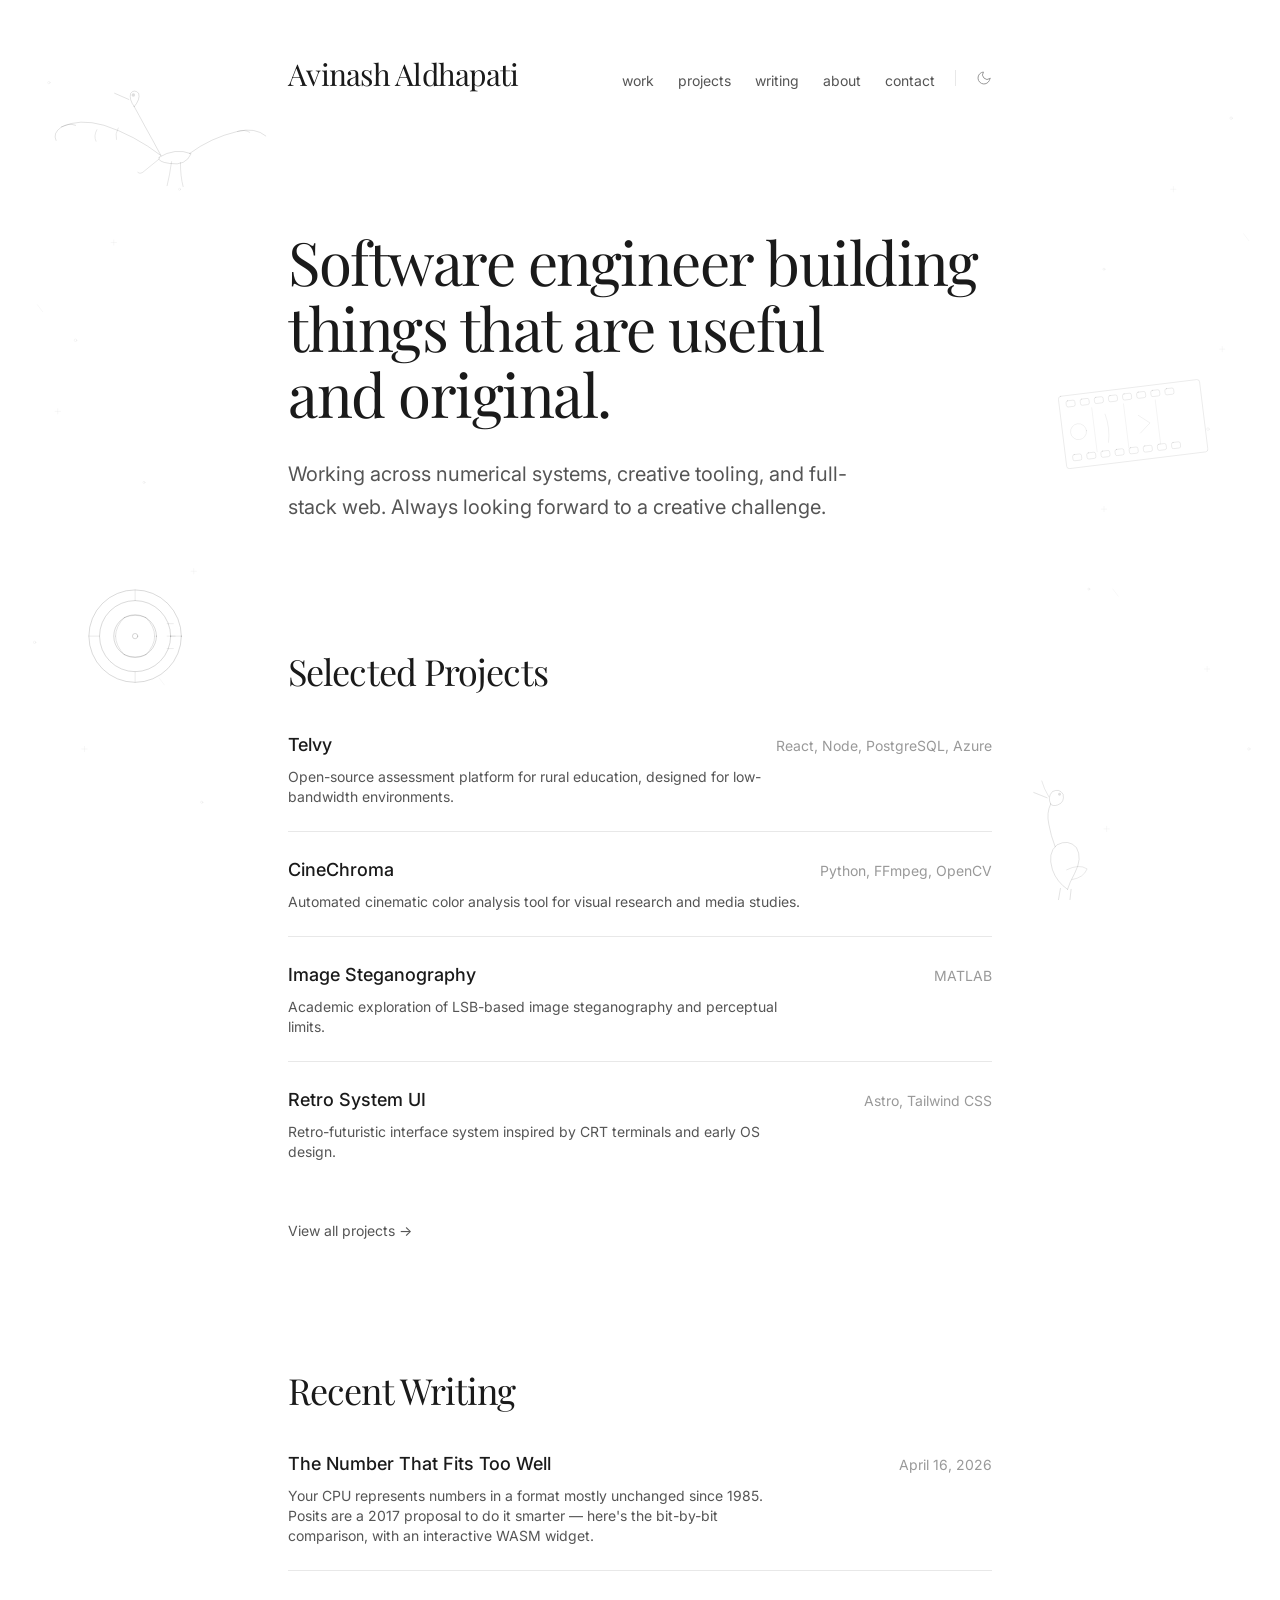
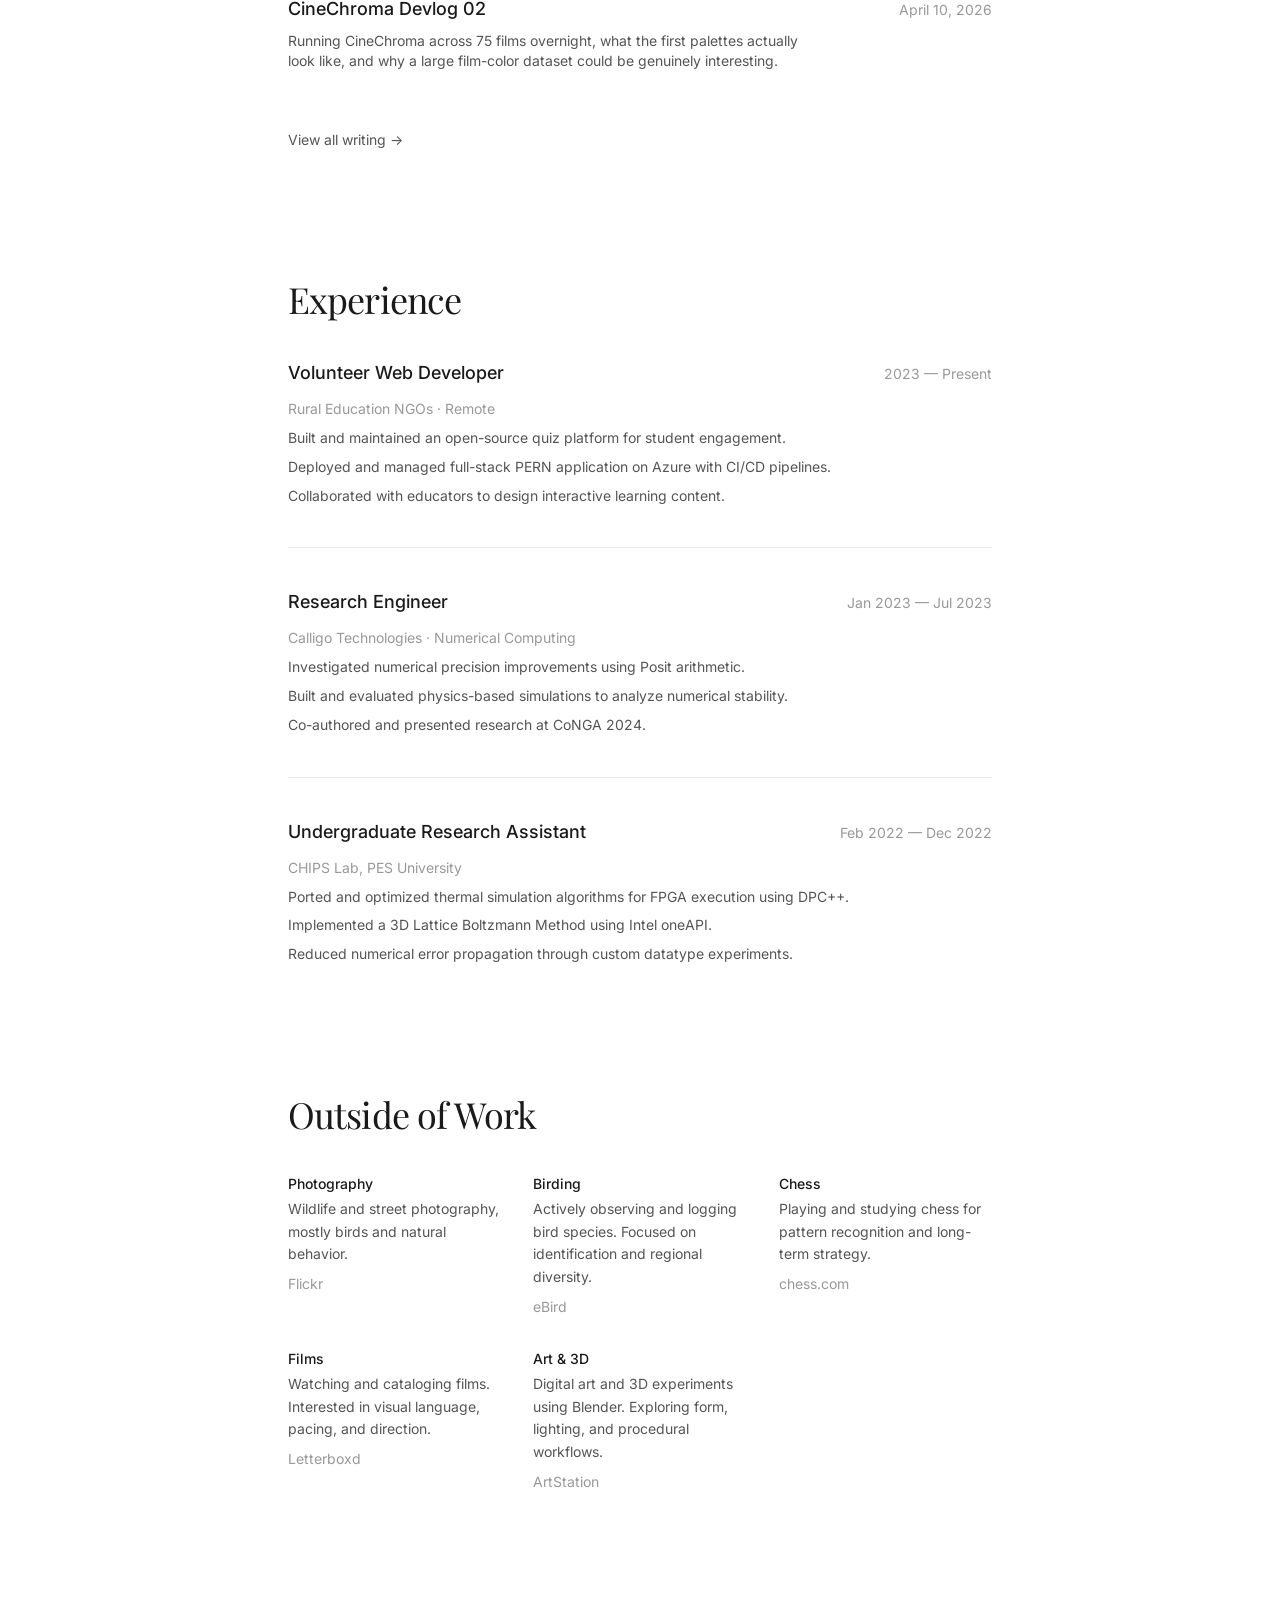
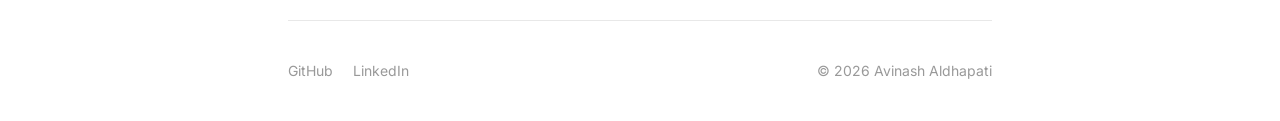
<file: index.html>
<!DOCTYPE html><html lang="en" class="scroll-smooth"> <head><meta charset="utf-8"><meta name="viewport" content="width=device-width, initial-scale=1"><link rel="icon" type="image/svg+xml" href="/favicon.svg"><!-- Fonts — Inter (body) + Playfair Display (headings) --><link rel="preconnect" href="https://fonts.googleapis.com"><link rel="preconnect" href="https://fonts.gstatic.com" crossorigin><link href="https://fonts.googleapis.com/css2?family=Inter:wght@300;400;500;600&family=Playfair+Display:ital,wght@0,400;0,500;0,600;0,700;1,400&display=swap" rel="stylesheet"><!-- Dark mode: apply .dark before first paint to prevent flash --><script>
      const theme = localStorage.getItem('theme');
      if (theme === 'dark' || (!theme && window.matchMedia('(prefers-color-scheme: dark)').matches)) {
        document.documentElement.classList.add('dark');
      }
    </script><title>Avinash Aldhapati — Software Engineer</title><meta name="description" content="Portfolio of Avinash Aldhapati — software engineer working across numerical systems, creative tooling, and full-stack web."><meta name="author" content="Avinash Aldhapati"><!-- Open Graph --><meta property="og:title" content="Avinash Aldhapati — Software Engineer"><meta property="og:description" content="Portfolio of Avinash Aldhapati — software engineer working across numerical systems, creative tooling, and full-stack web."><meta property="og:type" content="website"><meta property="og:url" content="https://avinashaldhapati.com/"><meta property="og:image" content="https://avinashaldhapati.com/og-image.svg"><meta property="og:image:alt" content="Avinash Aldhapati — Software Engineer"><meta property="og:site_name" content="Avinash Aldhapati"><!-- Twitter / X card --><meta name="twitter:card" content="summary_large_image"><meta name="twitter:title" content="Avinash Aldhapati — Software Engineer"><meta name="twitter:description" content="Portfolio of Avinash Aldhapati — software engineer working across numerical systems, creative tooling, and full-stack web."><meta name="twitter:image" content="https://avinashaldhapati.com/og-image.svg"><!-- Google Analytics --><script async src="https://www.googletagmanager.com/gtag/js?id=G-MCC0FWPRBG"></script><script>
      window.dataLayer = window.dataLayer || [];
      function gtag(){dataLayer.push(arguments);}
      gtag('js', new Date());
      gtag('config', 'G-MCC0FWPRBG');
    </script><style>:root{--ph-far: rgba(0,0,0,.05);--ph-mid-primary: rgba(0,0,0,.13);--ph-mid-secondary: rgba(0,0,0,.09);--ph-near-primary: rgba(0,0,0,.17);--ph-near-secondary: rgba(0,0,0,.12);--ph-near-circuit: rgba(0,0,0,.08)}html.dark{--ph-far: rgba(255,255,255,.09);--ph-mid-primary: rgba(255,255,255,.3);--ph-mid-secondary: rgba(255,255,255,.22);--ph-near-primary: rgba(255,255,255,.4);--ph-near-secondary: rgba(255,255,255,.3);--ph-near-circuit: rgba(255,255,255,.17)}#ph-bg{position:fixed;inset:0;pointer-events:none;z-index:0}.ph-layer{position:absolute;inset:0;width:100%;height:100%;display:block}@media(max-width:900px){#ph-bg{display:none}}
</style>
<link rel="stylesheet" href="/_astro/aboutme.B2PUlvni.css"></head> <body class="min-h-screen flex flex-col"> <!--
      The entire page lives inside a centered column.
      max-w-3xl (~48rem / 768px) keeps line lengths readable.
      Wider sections (like project grids) can break out with their own wrappers.
    --> <div class="mx-auto w-full max-w-3xl px-6 md:px-8 flex flex-col min-h-screen"> <header class="pt-10 pb-8 md:pt-14 md:pb-10"> <nav class="flex flex-col sm:flex-row justify-between items-start sm:items-baseline gap-4"> <!-- Site name — links to home --> <a href="/" class="font-serif text-2xl md:text-3xl tracking-tight text-text hover:opacity-70 transition-opacity">
Avinash Aldhapati
</a> <!-- Right side: nav links + separated toggle --> <div class="flex items-baseline gap-5"> <!-- Navigation links --> <ul class="flex items-baseline gap-6 text-sm text-text-secondary"> <li> <a href="/work" class="link-underline transition-colors hover:text-text">
work
</a> </li> <li> <a href="/projects" class="link-underline transition-colors hover:text-text">
projects
</a> </li> <li> <a href="/blogs" class="link-underline transition-colors hover:text-text">
writing
</a> </li> <li> <a href="/aboutme" class="link-underline transition-colors hover:text-text">
about
</a> </li> <li> <a href="/contact" class="link-underline transition-colors hover:text-text">
contact
</a> </li> </ul> <!-- Vertical separator + dark mode toggle --> <span class="hidden sm:block w-px h-4 bg-border"></span> <button id="theme-toggle" class="text-text-tertiary hover:text-text transition-colors cursor-pointer leading-none" aria-label="Toggle dark mode"> <svg id="theme-icon-sun" class="hidden w-4 h-4" viewBox="0 0 24 24" fill="none" stroke="currentColor" stroke-width="1.5" stroke-linecap="round" stroke-linejoin="round"> <circle cx="12" cy="12" r="5"></circle> <line x1="12" y1="1" x2="12" y2="3"></line> <line x1="12" y1="21" x2="12" y2="23"></line> <line x1="4.22" y1="4.22" x2="5.64" y2="5.64"></line> <line x1="18.36" y1="18.36" x2="19.78" y2="19.78"></line> <line x1="1" y1="12" x2="3" y2="12"></line> <line x1="21" y1="12" x2="23" y2="12"></line> <line x1="4.22" y1="19.78" x2="5.64" y2="18.36"></line> <line x1="18.36" y1="5.64" x2="19.78" y2="4.22"></line> </svg> <svg id="theme-icon-moon" class="hidden w-4 h-4" viewBox="0 0 24 24" fill="none" stroke="currentColor" stroke-width="1.5" stroke-linecap="round" stroke-linejoin="round"> <path d="M21 12.79A9 9 0 1 1 11.21 3 7 7 0 0 0 21 12.79z"></path> </svg> </button> </div> </nav> </header> <!-- Dark mode toggle script --> <script type="module">function o(){const e=document.documentElement.classList.contains("dark"),t=document.getElementById("theme-icon-sun"),n=document.getElementById("theme-icon-moon");t&&n&&(t.classList.toggle("hidden",!e),n.classList.toggle("hidden",e))}o();document.getElementById("theme-toggle")?.addEventListener("click",()=>{const e=document.documentElement.classList.toggle("dark");localStorage.setItem("theme",e?"dark":"light"),o()});</script> <main class="flex-grow py-16 md:py-24">  <div id="ph-bg" aria-hidden="true"> <!-- far: ambient dots/marks scattered across full page height --> <svg id="ph-svg-far" class="ph-layer" viewBox="0 0 1440 900" preserveAspectRatio="none"> <g stroke="var(--ph-far)" fill="none" stroke-linecap="round"> <!-- LEFT margin – spread y 0 → 3600 --> <circle cx="58" cy="90" r="1.4"></circle> <circle cx="205" cy="210" r="1.2"></circle> <circle cx="88" cy="380" r="1.5"></circle> <circle cx="165" cy="540" r="1.2"></circle> <circle cx="42" cy="720" r="1.4"></circle> <circle cx="230" cy="900" r="1.3"></circle> <circle cx="72" cy="1100" r="1.2"></circle> <circle cx="192" cy="1280" r="1.5"></circle> <circle cx="52" cy="1460" r="1.2"></circle> <circle cx="152" cy="1640" r="1.3"></circle> <circle cx="88" cy="1820" r="1.4"></circle> <circle cx="220" cy="2000" r="1.2"></circle> <circle cx="60" cy="2200" r="1.5"></circle> <circle cx="172" cy="2380" r="1.2"></circle> <circle cx="44" cy="2560" r="1.4"></circle> <circle cx="208" cy="2740" r="1.3"></circle> <circle cx="78" cy="2920" r="1.2"></circle> <circle cx="155" cy="3100" r="1.5"></circle> <circle cx="50" cy="3280" r="1.2"></circle> <circle cx="195" cy="3450" r="1.3"></circle> <path d="M128 270  h6 M131 267  v6" stroke-width="0.85"></path> <path d="M65  460  h6 M68  457  v6" stroke-width="0.85"></path> <path d="M218 640  h6 M221 637  v6" stroke-width="0.85"></path> <path d="M95  840  h6 M98  837  v6" stroke-width="0.85"></path> <path d="M178 1020 h6 M181 1017 v6" stroke-width="0.85"></path> <path d="M55  1200 h6 M58  1197 v6" stroke-width="0.85"></path> <path d="M215 1420 h6 M218 1417 v6" stroke-width="0.85"></path> <path d="M82  1620 h6 M85  1617 v6" stroke-width="0.85"></path> <path d="M168 1800 h6 M171 1797 v6" stroke-width="0.85"></path> <path d="M48  2020 h6 M51  2017 v6" stroke-width="0.85"></path> <path d="M205 2220 h6 M208 2217 v6" stroke-width="0.85"></path> <path d="M72  2420 h6 M75  2417 v6" stroke-width="0.85"></path> <path d="M188 2620 h6 M191 2617 v6" stroke-width="0.85"></path> <path d="M58  2820 h6 M61  2817 v6" stroke-width="0.85"></path> <path d="M165 3020 h6 M168 3017 v6" stroke-width="0.85"></path> <path d="M92  3220 h6 M95  3217 v6" stroke-width="0.85"></path> <path d="M208 3420 h6 M211 3417 v6" stroke-width="0.85"></path> <path d="M45  340  l6 8" stroke-width="0.75"></path> <path d="M182 760  l6 8" stroke-width="0.75"></path> <path d="M68  1160 l6 8" stroke-width="0.75"></path> <path d="M210 1540 l6 8" stroke-width="0.75"></path> <path d="M55  1940 l6 8" stroke-width="0.75"></path> <path d="M175 2340 l6 8" stroke-width="0.75"></path> <path d="M62  2740 l6 8" stroke-width="0.75"></path> <path d="M190 3140 l6 8" stroke-width="0.75"></path> <!-- RIGHT margin – spread y 0 → 3600, offset so not mirroring left --> <circle cx="1388" cy="130" r="1.4"></circle> <circle cx="1245" cy="300" r="1.2"></circle> <circle cx="1362" cy="480" r="1.5"></circle> <circle cx="1228" cy="660" r="1.2"></circle> <circle cx="1408" cy="840" r="1.4"></circle> <circle cx="1258" cy="1020" r="1.3"></circle> <circle cx="1378" cy="1200" r="1.2"></circle> <circle cx="1232" cy="1380" r="1.5"></circle> <circle cx="1395" cy="1560" r="1.2"></circle> <circle cx="1305" cy="1740" r="1.3"></circle> <circle cx="1372" cy="1920" r="1.4"></circle> <circle cx="1248" cy="2100" r="1.2"></circle> <circle cx="1400" cy="2280" r="1.5"></circle> <circle cx="1268" cy="2460" r="1.2"></circle> <circle cx="1355" cy="2640" r="1.4"></circle> <circle cx="1238" cy="2820" r="1.3"></circle> <circle cx="1385" cy="3000" r="1.2"></circle> <circle cx="1295" cy="3180" r="1.5"></circle> <circle cx="1410" cy="3360" r="1.2"></circle> <circle cx="1252" cy="3510" r="1.3"></circle> <path d="M1320 210  h6 M1323 207  v6" stroke-width="0.85"></path> <path d="M1375 390  h6 M1378 387  v6" stroke-width="0.85"></path> <path d="M1242 570  h6 M1245 567  v6" stroke-width="0.85"></path> <path d="M1358 750  h6 M1361 747  v6" stroke-width="0.85"></path> <path d="M1245 930  h6 M1248 927  v6" stroke-width="0.85"></path> <path d="M1398 1110 h6 M1401 1107 v6" stroke-width="0.85"></path> <path d="M1262 1290 h6 M1265 1287 v6" stroke-width="0.85"></path> <path d="M1338 1470 h6 M1341 1467 v6" stroke-width="0.85"></path> <path d="M1252 1660 h6 M1255 1657 v6" stroke-width="0.85"></path> <path d="M1392 1860 h6 M1395 1857 v6" stroke-width="0.85"></path> <path d="M1268 2060 h6 M1271 2057 v6" stroke-width="0.85"></path> <path d="M1348 2260 h6 M1351 2257 v6" stroke-width="0.85"></path> <path d="M1235 2460 h6 M1238 2457 v6" stroke-width="0.85"></path> <path d="M1382 2660 h6 M1385 2657 v6" stroke-width="0.85"></path> <path d="M1258 2860 h6 M1261 2857 v6" stroke-width="0.85"></path> <path d="M1318 3060 h6 M1321 3057 v6" stroke-width="0.85"></path> <path d="M1398 3260 h6 M1401 3257 v6" stroke-width="0.85"></path> <path d="M1402 260  l6 8" stroke-width="0.75"></path> <path d="M1255 660  l6 8" stroke-width="0.75"></path> <path d="M1388 1060 l6 8" stroke-width="0.75"></path> <path d="M1242 1460 l6 8" stroke-width="0.75"></path> <path d="M1368 1860 l6 8" stroke-width="0.75"></path> <path d="M1248 2260 l6 8" stroke-width="0.75"></path> <path d="M1395 2660 l6 8" stroke-width="0.75"></path> <path d="M1265 3060 l6 8" stroke-width="0.75"></path> </g> </svg> <!-- mid: herons, film strip --> <svg id="ph-svg-mid" class="ph-layer" viewBox="0 0 1440 900" preserveAspectRatio="none"> <g fill="none" stroke-linecap="round" stroke-linejoin="round"> <!--
          1. Heron in flight — top-left (Hero section)
             Wingspan x≈72-308, y≈91-208
        --> <g stroke="var(--ph-mid-primary)" stroke-width="1.05" transform="translate(-230, 40)"> <path d="M418,128 Q436,117 454,124 Q448,138 430,135 Q415,133 418,128"></path> <path d="M420,126 Q390,103 356,92  Q328,84  308,94  Q298,101 302,109"></path> <path d="M308,94  Q316,89  324,92"></path> <path d="M348,97  Q344,104 347,110" stroke-width="0.8"></path> <path d="M372,95  Q368,102 370,108" stroke-width="0.8"></path> <path d="M452,124 Q476,106 506,99  Q526,94  538,104"></path> <path d="M506,99  Q514,96  520,100" stroke-width="0.9"></path> <path d="M420,126 Q411,109 402,93  Q395,80  390,71"></path> <path d="M390,71  Q384,63  386,56  Q390,51  395,56  Q397,63  390,71"></path> <path d="M384,63  L368,56"></path> <circle cx="389" cy="58" r="2" fill="var(--ph-mid-primary)" stroke="none"></circle> <path d="M432,133 Q430,148 427,160" stroke-width="0.9"></path> <path d="M442,134 Q442,150 445,161" stroke-width="0.9"></path> <path d="M418,130 Q408,138 402,143 Q397,148 394,145" stroke-width="0.9"></path> </g> <!--
          2. Film strip — top-right (Hero / Projects section boundary)
             Centred around y≈420
        --> <g stroke="var(--ph-mid-secondary)" stroke-width="0.95" transform="rotate(-7, 1300, 420) translate(-50, 330)"> <rect x="1248" y="95" width="160" height="82" rx="3"></rect> <rect x="1256" y="101" width="10" height="7" rx="2"></rect> <rect x="1272" y="101" width="10" height="7" rx="2"></rect> <rect x="1288" y="101" width="10" height="7" rx="2"></rect> <rect x="1304" y="101" width="10" height="7" rx="2"></rect> <rect x="1320" y="101" width="10" height="7" rx="2"></rect> <rect x="1336" y="101" width="10" height="7" rx="2"></rect> <rect x="1352" y="101" width="10" height="7" rx="2"></rect> <rect x="1368" y="101" width="10" height="7" rx="2"></rect> <rect x="1256" y="162" width="10" height="7" rx="2"></rect> <rect x="1272" y="162" width="10" height="7" rx="2"></rect> <rect x="1288" y="162" width="10" height="7" rx="2"></rect> <rect x="1304" y="162" width="10" height="7" rx="2"></rect> <rect x="1320" y="162" width="10" height="7" rx="2"></rect> <rect x="1336" y="162" width="10" height="7" rx="2"></rect> <rect x="1352" y="162" width="10" height="7" rx="2"></rect> <rect x="1368" y="162" width="10" height="7" rx="2"></rect> <line x1="1284" y1="112" x2="1284" y2="162" stroke-width="0.6"></line> <line x1="1320" y1="112" x2="1320" y2="162" stroke-width="0.6"></line> <line x1="1356" y1="112" x2="1356" y2="162" stroke-width="0.6"></line> <circle cx="1266" cy="137" r="9" stroke-width="0.7"></circle> <path d="M1298,121 Q1302,137 1298,153" stroke-width="0.7"></path> <path d="M1335,127 L1347,137 L1335,147" stroke-width="0.7"></path> </g> <!--
          3. Perched heron on branch — right side, Projects section (~y 1000)
        --> <g stroke="var(--ph-mid-primary)" stroke-width="1.0" transform="translate(-100, 570)"> <path d="M1262,450 Q1318,444 1418,436"></path> <path d="M1310,422 Q1298,414 1293,400 Q1287,381 1298,372 Q1311,365 1320,375 Q1327,387 1318,404 Q1312,415 1310,422"></path> <path d="M1296,374 Q1291,361 1289,349 Q1286,336 1291,326"></path> <path d="M1291,326 Q1287,318 1293,312 Q1301,308 1305,315 Q1307,324 1299,327 Q1293,329 1291,326"></path> <path d="M1287,319 L1272,313"></path> <circle cx="1301" cy="315" r="1.6" fill="var(--ph-mid-primary)" stroke="none"></circle> <path d="M1289,318 Q1283,308 1281,300" stroke-width="0.8"></path> <path d="M1309,400 Q1323,393 1332,399 Q1328,409 1315,411" stroke-width="0.8"></path> <path d="M1302,421 L1297,450 M1297,450 L1288,456 M1297,450 L1300,457"></path> <path d="M1314,422 L1311,449 M1311,449 L1303,455 M1311,449 L1316,455"></path> </g> <!--
          4. Second heron in flight — left side, Experience section (~y 2200)
             Mirrored by flipping scaleX
        --> <g stroke="var(--ph-mid-primary)" stroke-width="1.0" transform="translate(760, 2200) scale(-1,1)"> <path d="M418,128 Q436,117 454,124 Q448,138 430,135 Q415,133 418,128"></path> <path d="M420,126 Q390,103 356,92  Q328,84  308,94  Q298,101 302,109"></path> <path d="M308,94  Q316,89  324,92"></path> <path d="M348,97  Q344,104 347,110" stroke-width="0.8"></path> <path d="M452,124 Q476,106 506,99  Q526,94  538,104"></path> <path d="M420,126 Q411,109 402,93  Q395,80  390,71"></path> <path d="M390,71  Q384,63  386,56  Q390,51  395,56  Q397,63  390,71"></path> <path d="M384,63  L368,56"></path> <circle cx="389" cy="58" r="2" fill="var(--ph-mid-primary)" stroke="none"></circle> <path d="M432,133 Q430,148 427,160" stroke-width="0.9"></path> <path d="M442,134 Q442,150 445,161" stroke-width="0.9"></path> </g> </g> </svg> <!-- near: lens, feather, book, pcb, waveform, binoculars, chess knight --> <svg id="ph-svg-near" class="ph-layer" viewBox="0 0 1440 900" preserveAspectRatio="none"> <g fill="none" stroke-linecap="round" stroke-linejoin="round"> <!--
          1. Camera lens — left, Hero/Projects boundary (~y 700)
        --> <g stroke="var(--ph-near-primary)" stroke-width="1.0" transform="translate(168, 700)"> <circle cx="0" cy="0" r="52"></circle> <circle cx="0" cy="0" r="40"></circle> <circle cx="0" cy="0" r="24"></circle> <path d="M-12,-21 Q 0,-26  12,-21" stroke-width="0.75"></path> <path d="M 12,-21 Q22,-11  22,  0" stroke-width="0.75"></path> <path d="M 22,  0 Q22, 11  12, 21" stroke-width="0.75"></path> <path d="M 12, 21 Q 0, 26 -12, 21" stroke-width="0.75"></path> <path d="M-12, 21 Q-22,11 -22,  0" stroke-width="0.75"></path> <path d="M-22,  0 Q-22,-11 -12,-21" stroke-width="0.75"></path> <line x1="-52" y1="0" x2="-40" y2="0" stroke-width="0.6"></line> <line x1=" 40" y1="0" x2=" 52" y2="0" stroke-width="0.6"></line> <line x1="0" y1="-52" x2="0" y2="-40" stroke-width="0.6"></line> <line x1="0" y1=" 40" x2="0" y2=" 52" stroke-width="0.6"></line> <path d="M36,-14 L43,-14 M36,0 L45,0 M36,14 L43,14" stroke-width="0.55"></path> <circle cx="0" cy="0" r="3" stroke-width="1.1"></circle> </g> <!--
          2. Feather with barbs — right side, Writing section (~y 1450)
        --> <g stroke="var(--ph-near-secondary)" stroke-width="0.85" transform="translate(1310, 1450) rotate(-20, 0, 90)"> <path d="M0,0 Q3,38 5,88 Q7,128 5,162"></path> <path d="M0.8,14  Q -9, 20 -20, 22"></path> <path d="M1.5,27  Q -11, 34 -24, 36"></path> <path d="M2.5,40  Q -13, 47 -27, 48"></path> <path d="M3.5,53  Q -14, 60 -28, 59"></path> <path d="M4,  66  Q -14, 72 -28, 70"></path> <path d="M5,  78  Q -13, 83 -26, 80"></path> <path d="M6,  90  Q -11, 94 -23, 91"></path> <path d="M6.5,102 Q  -9,105 -19,101"></path> <path d="M7,  114 Q  -6,116 -14,112"></path> <path d="M7,  126 Q  -3,127  -9,123"></path> <path d="M7,  138 Q  -1,138  -5,135"></path> <path d="M0.8,14  Q 10, 19  20, 20"></path> <path d="M1.5,27  Q 13, 33  23, 33"></path> <path d="M2.5,40  Q 15, 46  26, 45"></path> <path d="M3.5,53  Q 16, 59  28, 57"></path> <path d="M4,  66  Q 16, 70  27, 68"></path> <path d="M5,  78  Q 15, 81  25, 78"></path> <path d="M6,  90  Q 13, 92  21, 89"></path> <path d="M6.5,102 Q 10,103  17,100"></path> <path d="M7,  114 Q  8,114  13,111"></path> <path d="M5,157 Q3,165 2,174 Q1,180 2.5,184" stroke-width="0.65"></path> </g> <!--
          3. PCB circuit trace + SMD component — right side, Experience (~y 2000)
        --> <g stroke="var(--ph-near-circuit)" stroke-width="0.85" transform="translate(1140, 2000)"> <path d="M0,0 L0,32 L16,32 L16,52 L0,52 L0,84 L22,84 L22,64 L38,64 L38,94 L22,94 L22,116"></path> <circle cx="0" cy="0" r="4.5"></circle><circle cx="0" cy="0" r="2.2"></circle> <circle cx="16" cy="42" r="4"></circle> <circle cx="16" cy="42" r="2"></circle> <circle cx="38" cy="79" r="4.5"></circle><circle cx="38" cy="79" r="2.2"></circle> <circle cx="22" cy="116" r="4"></circle> <circle cx="22" cy="116" r="2"></circle> <rect x="-9" y="92" width="18" height="13" rx="1.5"></rect> <line x1="-9" y1="95.5" x2="-14" y2="95.5"></line> <line x1="-9" y1="98.5" x2="-14" y2="98.5"></line> <line x1="-9" y1="101.5" x2="-14" y2="101.5"></line> <line x1=" 9" y1="95.5" x2=" 14" y2="95.5"></line> <line x1=" 9" y1="98.5" x2=" 14" y2="98.5"></line> <line x1=" 9" y1="101.5" x2=" 14" y2="101.5"></line> </g> <!--
          4. Signal / waveform trace — left side, Experience/Hobbies boundary (~y 2550)
        --> <g stroke="var(--ph-near-circuit)" stroke-width="0.9"> <line x1="78" y1="2580" x2="318" y2="2580" stroke-width="0.4" stroke-dasharray="3 5"></line> <path d="M78,2580 L108,2580 L108,2558 L148,2558 L148,2602 L188,2602 L188,2558 L210,2558 L210,2580"></path> <path d="M210,2580 Q226,2545 242,2580 Q258,2615 274,2580 Q290,2545 306,2580"></path> <line x1="128" y1="2583" x2="128" y2="2588" stroke-width="0.6"></line> <line x1="168" y1="2583" x2="168" y2="2588" stroke-width="0.6"></line> <line x1="242" y1="2583" x2="242" y2="2588" stroke-width="0.6"></line> <line x1="274" y1="2583" x2="274" y2="2588" stroke-width="0.6"></line> </g> <!--
          5. Binoculars — right side, Hobbies section (~y 2900)
        --> <g stroke="var(--ph-near-primary)" stroke-width="0.9" transform="translate(1120, 2900)"> <rect x="0" y="5" width="34" height="46" rx="17"></rect> <circle cx="17" cy="42" r="14"></circle> <circle cx="17" cy="42" r="9"></circle> <rect x="52" y="5" width="34" height="46" rx="17"></rect> <circle cx="69" cy="42" r="14"></circle> <circle cx="69" cy="42" r="9"></circle> <path d="M34,17 Q43,11 52,17"></path> <ellipse cx="43" cy="14" rx="8" ry="5.5"></ellipse> <path d="M 0,7 Q17, 0 34, 7" stroke-width="0.7"></path> <path d="M52,7 Q69, 0 86, 7" stroke-width="0.7"></path> </g> <!--
          6. Chess knight silhouette — left side, Hobbies section (~y 3100)
             Simplified hand-drawn outline
        --> <g stroke="var(--ph-near-primary)" stroke-width="0.9" transform="translate(95, 3100)"> <!-- base --> <path d="M-22,60 L22,60 Q24,54 20,50 L14,50 L14,42"></path> <!-- body outline --> <path d="M14,42 Q16,30 18,18 Q16,10 10,4 Q4,-2 -2,0 Q-8,4 -10,12 Q-8,20 -4,24 Q-10,30 -14,38 Q-16,44 -14,50 L-20,50 Q-24,54 -22,60"></path> <!-- head --> <path d="M-2,0 Q4,-6 12,-4 Q18,0 18,10"></path> <!-- ear/mane hints --> <path d="M10,4 Q14,-2 16,4" stroke-width="0.7"></path> <path d="M-8,8 Q-6,2  -2,6" stroke-width="0.7"></path> <!-- eye --> <circle cx="8" cy="6" r="1.6" fill="var(--ph-near-primary)" stroke="none"></circle> <!-- nostril --> <path d="M14,14 Q16,12 18,14" stroke-width="0.7"></path> </g> <!--
          7. Open book — left side, Writing section (~y 1800)
        --> <g stroke="var(--ph-near-secondary)" stroke-width="0.85" transform="translate(60, 1800) rotate(-5, 70, 40)"> <!-- spine --> <line x1="70" y1="5" x2="70" y2="72"></line> <!-- left page --> <path d="M70,5 Q40,8 20,15 L20,72 Q40,65 70,72"></path> <!-- right page --> <path d="M70,5 Q100,8 120,15 L120,72 Q100,65 70,72"></path> <!-- text lines left page --> <line x1="28" y1="26" x2="62" y2="24" stroke-width="0.55"></line> <line x1="28" y1="33" x2="62" y2="31" stroke-width="0.55"></line> <line x1="28" y1="40" x2="62" y2="38" stroke-width="0.55"></line> <line x1="28" y1="47" x2="55" y2="45" stroke-width="0.55"></line> <line x1="28" y1="54" x2="62" y2="52" stroke-width="0.55"></line> <line x1="28" y1="61" x2="50" y2="59" stroke-width="0.55"></line> <!-- text lines right page --> <line x1="78" y1="24" x2="112" y2="26" stroke-width="0.55"></line> <line x1="78" y1="31" x2="112" y2="33" stroke-width="0.55"></line> <line x1="78" y1="38" x2="112" y2="40" stroke-width="0.55"></line> <line x1="78" y1="45" x2="104" y2="47" stroke-width="0.55"></line> <line x1="78" y1="52" x2="112" y2="54" stroke-width="0.55"></line> <line x1="78" y1="59" x2="98" y2="61" stroke-width="0.55"></line> </g> </g> </svg> </div>  <script type="module">(function(){const u=document.getElementById("ph-svg-far"),w=document.getElementById("ph-svg-mid"),p=document.getElementById("ph-svg-near"),a={far:.88,mid:.78,near:.64},s={far:6,mid:18,near:32};let h=window.scrollY,l=0,m=0,o=window.innerWidth,d=window.innerHeight;const i=1440;function r(){const e=Math.round(i*d/o),t=h*(i/o),n=l/o-.5,c=m/d-.5;u?.setAttribute("viewBox",`${-n*s.far}  ${t*a.far+c*s.far}  ${i} ${e}`),w?.setAttribute("viewBox",`${-n*s.mid}  ${t*a.mid+c*s.mid}  ${i} ${e}`),p?.setAttribute("viewBox",`${-n*s.near} ${t*a.near+c*s.near} ${i} ${e}`)}window.addEventListener("scroll",()=>{h=window.scrollY,r()},{passive:!0}),window.addEventListener("resize",()=>{o=window.innerWidth,d=window.innerHeight,r()}),document.addEventListener("mousemove",e=>{l=e.clientX,m=e.clientY,r()}),r(),document.querySelectorAll("#ph-mid path, #ph-near path").forEach((e,t)=>{try{const n=e.getTotalLength();Object.assign(e.style,{strokeDasharray:n,strokeDashoffset:n}),setTimeout(()=>{Object.assign(e.style,{transition:`stroke-dashoffset ${.5+Math.random()*.6}s ease-out`,strokeDashoffset:"0"})},80+t*20)}catch{}}),document.querySelectorAll("#ph-mid circle,#ph-mid rect,#ph-mid line,#ph-near circle,#ph-near rect,#ph-near line,#ph-near ellipse").forEach((e,t)=>{e.style.opacity="0",setTimeout(()=>Object.assign(e.style,{transition:"opacity 0.5s",opacity:"1"}),300+t*25)})})();</script> <div class="relative z-10"> <!-- ═══════════ HERO ═══════════ --> <section class="mb-24 md:mb-32"> <h1 class="font-serif text-4xl md:text-5xl lg:text-6xl leading-[1.1] tracking-tight mb-8">
Software engineer building<br class="hidden md:block">
things that are useful<br class="hidden md:block">
and original.
</h1> <p class="text-text-secondary text-lg md:text-xl leading-relaxed max-w-xl">
Working across numerical systems, creative tooling, and full-stack web.
      Always looking forward to a creative challenge.
</p> </section> <!-- ═══════════ SELECTED PROJECTS ═══════════ --> <section class="mb-24 md:mb-32"> <h2 class="font-serif text-3xl md:text-4xl mb-10 tracking-tight">Selected Projects</h2> <!-- Each project is a clean row: title, description, tech, link --> <div class="divide-y divide-border"> <!-- Telvy --> <a href="/projects/telvy" class="group block py-6 first:pt-0"> <div class="flex flex-col md:flex-row md:items-baseline md:justify-between gap-1 md:gap-8"> <h3 class="text-lg font-medium group-hover:opacity-60 transition-opacity">Telvy</h3> <span class="text-sm text-text-tertiary">React, Node, PostgreSQL, Azure</span> </div> <p class="text-text-secondary text-sm mt-2 max-w-lg">
Open-source assessment platform for rural education, designed for low-bandwidth environments.
</p> </a> <!-- CineChroma --> <a href="/projects/cinechroma" class="group block py-6"> <div class="flex flex-col md:flex-row md:items-baseline md:justify-between gap-1 md:gap-8"> <h3 class="text-lg font-medium group-hover:opacity-60 transition-opacity">CineChroma</h3> <span class="text-sm text-text-tertiary">Python, FFmpeg, OpenCV</span> </div> <p class="text-text-secondary text-sm mt-2 max-w-lg">
Automated cinematic color analysis tool for visual research and media studies.
</p> </a> <!-- Image Steganography --> <a href="/projects/image_steganography" class="group block py-6"> <div class="flex flex-col md:flex-row md:items-baseline md:justify-between gap-1 md:gap-8"> <h3 class="text-lg font-medium group-hover:opacity-60 transition-opacity">Image Steganography</h3> <span class="text-sm text-text-tertiary">MATLAB</span> </div> <p class="text-text-secondary text-sm mt-2 max-w-lg">
Academic exploration of LSB-based image steganography and perceptual limits.
</p> </a> <!-- Retro System UI --> <a href="/projects/retro_system_ui" class="group block py-6"> <div class="flex flex-col md:flex-row md:items-baseline md:justify-between gap-1 md:gap-8"> <h3 class="text-lg font-medium group-hover:opacity-60 transition-opacity">Retro System UI</h3> <span class="text-sm text-text-tertiary">Astro, Tailwind CSS</span> </div> <p class="text-text-secondary text-sm mt-2 max-w-lg">
Retro-futuristic interface system inspired by CRT terminals and early OS design.
</p> </a> </div> <div class="mt-8"> <a href="/projects" class="text-sm link-underline text-text-secondary hover:text-text transition-colors">
View all projects &rarr;
</a> </div> </section> <!-- ═══════════ RECENT WRITING ═══════════ --> <section class="mb-24 md:mb-32"> <h2 class="font-serif text-3xl md:text-4xl mb-10 tracking-tight">Recent Writing</h2> <div class="divide-y divide-border"> <a href="https://blog.avinashaldhapati.com/posit_number_format" target="_blank" rel="noopener noreferrer" class="group block py-6 first:pt-0"> <div class="flex flex-col sm:flex-row sm:items-baseline sm:justify-between gap-1 mb-2"> <h3 class="text-lg font-medium group-hover:opacity-60 transition-opacity">The Number That Fits Too Well</h3> <span class="text-sm text-text-tertiary">April 16, 2026</span> </div> <p class="text-text-secondary text-sm max-w-lg">Your CPU represents numbers in a format mostly unchanged since 1985. Posits are a 2017 proposal to do it smarter — here&#39;s the bit-by-bit comparison, with an interactive WASM widget.</p> </a><a href="https://blog.avinashaldhapati.com/cinechroma_devlog_02" target="_blank" rel="noopener noreferrer" class="group block py-6 first:pt-0"> <div class="flex flex-col sm:flex-row sm:items-baseline sm:justify-between gap-1 mb-2"> <h3 class="text-lg font-medium group-hover:opacity-60 transition-opacity">CineChroma Devlog 02</h3> <span class="text-sm text-text-tertiary">April 10, 2026</span> </div> <p class="text-text-secondary text-sm max-w-lg">Running CineChroma across 75 films overnight, what the first palettes actually look like, and why a large film-color dataset could be genuinely interesting.</p> </a> </div> <div class="mt-8"> <a href="/blogs" class="text-sm link-underline text-text-secondary hover:text-text transition-colors">
View all writing &rarr;
</a> </div> </section> <!-- ═══════════ EXPERIENCE TIMELINE ═══════════ --> <section class="mb-24 md:mb-32"> <h2 class="font-serif text-3xl md:text-4xl mb-10 tracking-tight">Experience</h2> <div class="space-y-10"> <!-- Volunteer Web Developer --> <div> <div class="flex flex-col sm:flex-row sm:items-baseline sm:justify-between gap-1 mb-3"> <h3 class="text-lg font-medium">Volunteer Web Developer</h3> <span class="text-sm text-text-tertiary">2023 — Present</span> </div> <p class="text-sm text-text-tertiary mb-2">Rural Education NGOs &middot; Remote</p> <ul class="text-text-secondary text-sm space-y-1.5 leading-relaxed"> <li>Built and maintained an open-source quiz platform for student engagement.</li> <li>Deployed and managed full-stack PERN application on Azure with CI/CD pipelines.</li> <li>Collaborated with educators to design interactive learning content.</li> </ul> </div> <div class="hairline"></div> <!-- Research Engineer --> <div> <div class="flex flex-col sm:flex-row sm:items-baseline sm:justify-between gap-1 mb-3"> <h3 class="text-lg font-medium">Research Engineer</h3> <span class="text-sm text-text-tertiary">Jan 2023 — Jul 2023</span> </div> <p class="text-sm text-text-tertiary mb-2">Calligo Technologies &middot; Numerical Computing</p> <ul class="text-text-secondary text-sm space-y-1.5 leading-relaxed"> <li>Investigated numerical precision improvements using Posit arithmetic.</li> <li>Built and evaluated physics-based simulations to analyze numerical stability.</li> <li>Co-authored and presented research at CoNGA 2024.</li> </ul> </div> <div class="hairline"></div> <!-- Undergrad Research --> <div> <div class="flex flex-col sm:flex-row sm:items-baseline sm:justify-between gap-1 mb-3"> <h3 class="text-lg font-medium">Undergraduate Research Assistant</h3> <span class="text-sm text-text-tertiary">Feb 2022 — Dec 2022</span> </div> <p class="text-sm text-text-tertiary mb-2">CHIPS Lab, PES University</p> <ul class="text-text-secondary text-sm space-y-1.5 leading-relaxed"> <li>Ported and optimized thermal simulation algorithms for FPGA execution using DPC++.</li> <li>Implemented a 3D Lattice Boltzmann Method using Intel oneAPI.</li> <li>Reduced numerical error propagation through custom datatype experiments.</li> </ul> </div> </div> </section> <!-- ═══════════ HOBBIES ═══════════ --> <section class="mb-8"> <h2 class="font-serif text-3xl md:text-4xl mb-10 tracking-tight">Outside of Work</h2> <div class="grid grid-cols-1 sm:grid-cols-2 md:grid-cols-3 gap-x-8 gap-y-8 text-sm"> <div> <h3 class="font-medium mb-1">Photography</h3> <p class="text-text-secondary leading-relaxed mb-2">
Wildlife and street photography, mostly birds and natural behavior.
</p> <a href="https://www.flickr.com/photos/203246655@N02/" target="_blank" rel="noopener noreferrer" class="text-text-tertiary hover:text-text transition-colors link-underline">Flickr</a> </div> <div> <h3 class="font-medium mb-1">Birding</h3> <p class="text-text-secondary leading-relaxed mb-2">
Actively observing and logging bird species. Focused on identification and regional diversity.
</p> <a href="https://ebird.org/profile/NjkzMDg4NA" target="_blank" rel="noopener noreferrer" class="text-text-tertiary hover:text-text transition-colors link-underline">eBird</a> </div> <div> <h3 class="font-medium mb-1">Chess</h3> <p class="text-text-secondary leading-relaxed mb-2">
Playing and studying chess for pattern recognition and long-term strategy.
</p> <a href="https://www.chess.com/member/deep0ctave" target="_blank" rel="noopener noreferrer" class="text-text-tertiary hover:text-text transition-colors link-underline">chess.com</a> </div> <div> <h3 class="font-medium mb-1">Films</h3> <p class="text-text-secondary leading-relaxed mb-2">
Watching and cataloging films. Interested in visual language, pacing, and direction.
</p> <a href="https://letterboxd.com/deep0ctave/" target="_blank" rel="noopener noreferrer" class="text-text-tertiary hover:text-text transition-colors link-underline">Letterboxd</a> </div> <div> <h3 class="font-medium mb-1">Art & 3D</h3> <p class="text-text-secondary leading-relaxed mb-2">
Digital art and 3D experiments using Blender. Exploring form, lighting, and procedural workflows.
</p> <a href="https://www.artstation.com/deep0ctave" target="_blank" rel="noopener noreferrer" class="text-text-tertiary hover:text-text transition-colors link-underline">ArtStation</a> </div> </div> </section> </div>  </main> <footer class="py-10 border-t border-border"> <div class="flex flex-col sm:flex-row justify-between items-start sm:items-center gap-4 text-sm text-text-tertiary"> <!-- Social links --> <div class="flex gap-5"> <a href="https://github.com/deep0ctave" target="_blank" rel="noopener noreferrer" class="hover:text-text transition-colors">
GitHub
</a> <a href="https://www.linkedin.com/in/avinash-aldhapati/" target="_blank" rel="noopener noreferrer" class="hover:text-text transition-colors">
LinkedIn
</a> </div> <!-- Copyright --> <p>&copy; 2026 Avinash Aldhapati</p> </div> </footer> </div> </body></html>
</file>
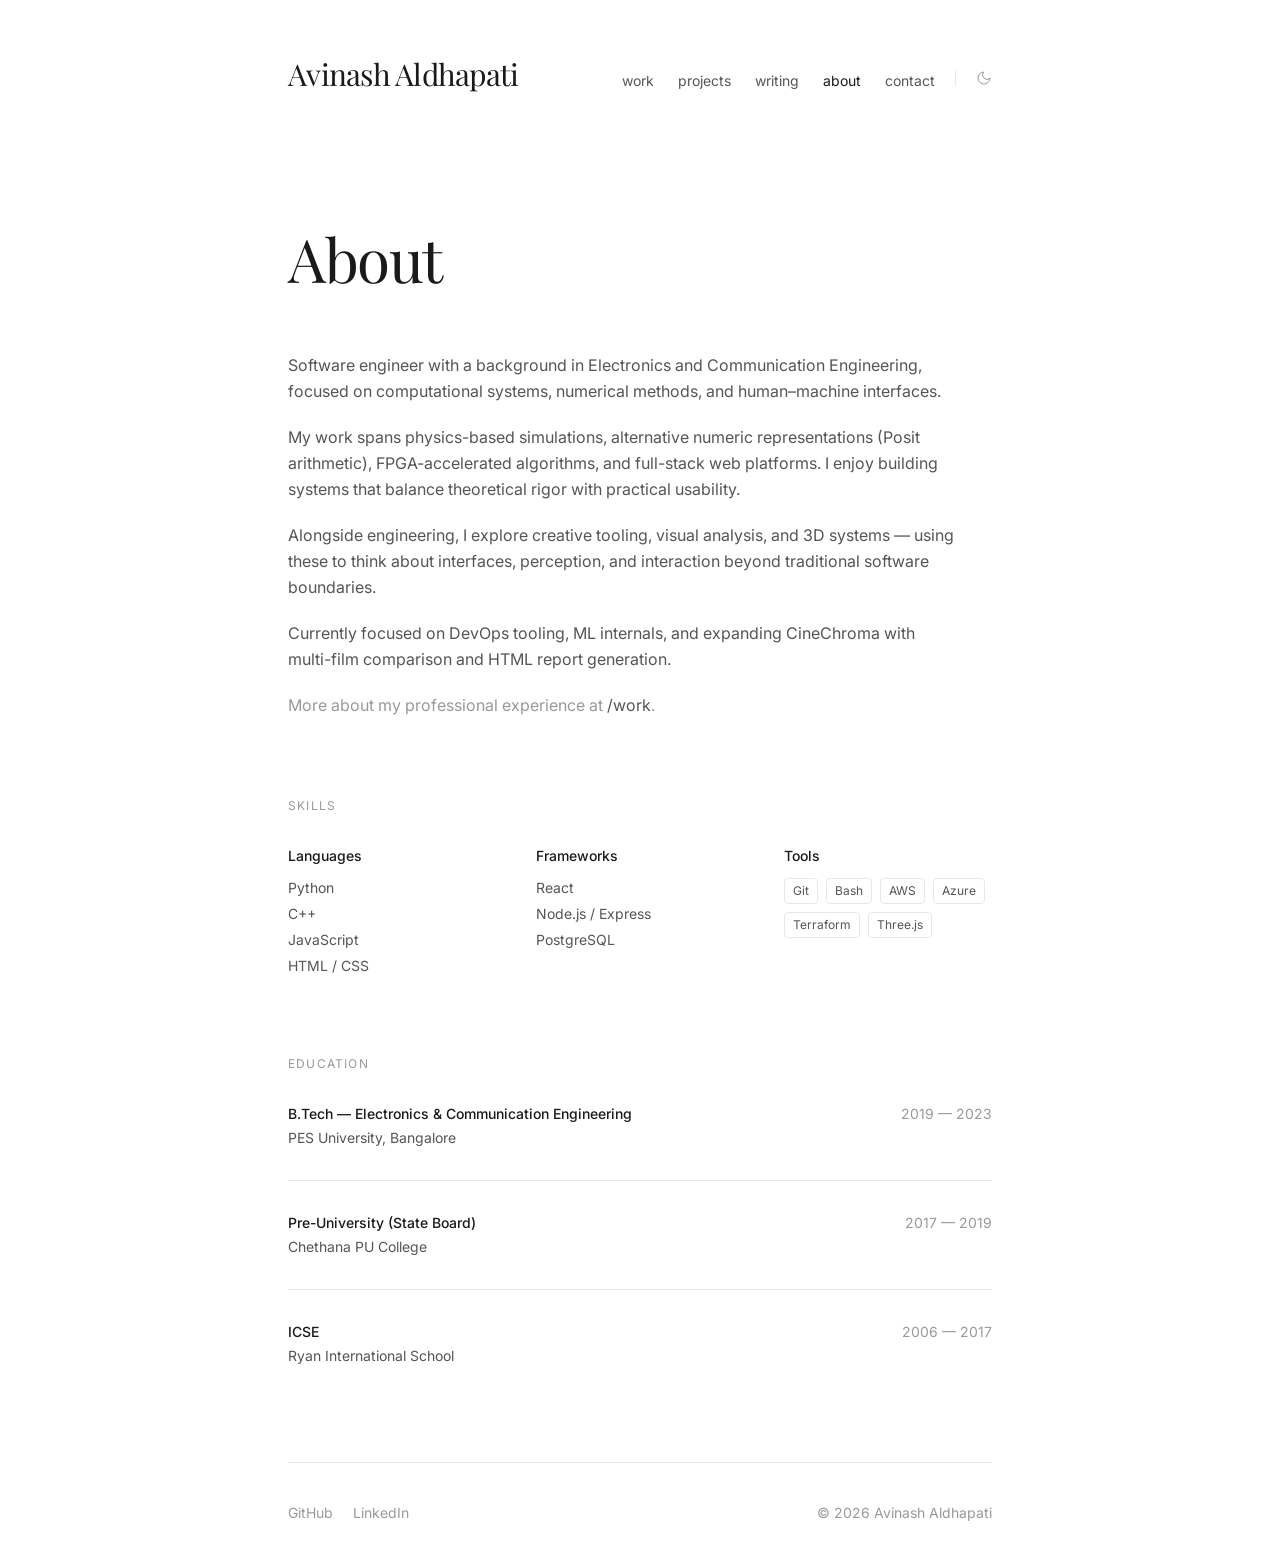
<file: aboutme/index.html>
<!DOCTYPE html><html lang="en" class="scroll-smooth"> <head><meta charset="utf-8"><meta name="viewport" content="width=device-width, initial-scale=1"><link rel="icon" type="image/svg+xml" href="/favicon.svg"><!-- Fonts — Inter (body) + Playfair Display (headings) --><link rel="preconnect" href="https://fonts.googleapis.com"><link rel="preconnect" href="https://fonts.gstatic.com" crossorigin><link href="https://fonts.googleapis.com/css2?family=Inter:wght@300;400;500;600&family=Playfair+Display:ital,wght@0,400;0,500;0,600;0,700;1,400&display=swap" rel="stylesheet"><!-- Dark mode: apply .dark before first paint to prevent flash --><script>
      const theme = localStorage.getItem('theme');
      if (theme === 'dark' || (!theme && window.matchMedia('(prefers-color-scheme: dark)').matches)) {
        document.documentElement.classList.add('dark');
      }
    </script><title>About — Avinash Aldhapati</title><meta name="description" content="Learn about Avinash Aldhapati — software engineer with a background in electronics, computational systems, and creative technology."><meta name="author" content="Avinash Aldhapati"><!-- Open Graph --><meta property="og:title" content="About — Avinash Aldhapati"><meta property="og:description" content="Learn about Avinash Aldhapati — software engineer with a background in electronics, computational systems, and creative technology."><meta property="og:type" content="website"><meta property="og:url" content="https://avinashaldhapati.com/aboutme"><meta property="og:image" content="https://avinashaldhapati.com/og-image.svg"><meta property="og:image:alt" content="About — Avinash Aldhapati"><meta property="og:site_name" content="Avinash Aldhapati"><!-- Twitter / X card --><meta name="twitter:card" content="summary_large_image"><meta name="twitter:title" content="About — Avinash Aldhapati"><meta name="twitter:description" content="Learn about Avinash Aldhapati — software engineer with a background in electronics, computational systems, and creative technology."><meta name="twitter:image" content="https://avinashaldhapati.com/og-image.svg"><!-- Google Analytics --><script async src="https://www.googletagmanager.com/gtag/js?id=G-MCC0FWPRBG"></script><script>
      window.dataLayer = window.dataLayer || [];
      function gtag(){dataLayer.push(arguments);}
      gtag('js', new Date());
      gtag('config', 'G-MCC0FWPRBG');
    </script><link rel="stylesheet" href="/_astro/aboutme.B2PUlvni.css"></head> <body class="min-h-screen flex flex-col"> <!--
      The entire page lives inside a centered column.
      max-w-3xl (~48rem / 768px) keeps line lengths readable.
      Wider sections (like project grids) can break out with their own wrappers.
    --> <div class="mx-auto w-full max-w-3xl px-6 md:px-8 flex flex-col min-h-screen"> <header class="pt-10 pb-8 md:pt-14 md:pb-10"> <nav class="flex flex-col sm:flex-row justify-between items-start sm:items-baseline gap-4"> <!-- Site name — links to home --> <a href="/" class="font-serif text-2xl md:text-3xl tracking-tight text-text hover:opacity-70 transition-opacity">
Avinash Aldhapati
</a> <!-- Right side: nav links + separated toggle --> <div class="flex items-baseline gap-5"> <!-- Navigation links --> <ul class="flex items-baseline gap-6 text-sm text-text-secondary"> <li> <a href="/work" class="link-underline transition-colors hover:text-text">
work
</a> </li> <li> <a href="/projects" class="link-underline transition-colors hover:text-text">
projects
</a> </li> <li> <a href="/blogs" class="link-underline transition-colors hover:text-text">
writing
</a> </li> <li> <a href="/aboutme" class="link-underline transition-colors hover:text-text text-text after:w-full">
about
</a> </li> <li> <a href="/contact" class="link-underline transition-colors hover:text-text">
contact
</a> </li> </ul> <!-- Vertical separator + dark mode toggle --> <span class="hidden sm:block w-px h-4 bg-border"></span> <button id="theme-toggle" class="text-text-tertiary hover:text-text transition-colors cursor-pointer leading-none" aria-label="Toggle dark mode"> <svg id="theme-icon-sun" class="hidden w-4 h-4" viewBox="0 0 24 24" fill="none" stroke="currentColor" stroke-width="1.5" stroke-linecap="round" stroke-linejoin="round"> <circle cx="12" cy="12" r="5"></circle> <line x1="12" y1="1" x2="12" y2="3"></line> <line x1="12" y1="21" x2="12" y2="23"></line> <line x1="4.22" y1="4.22" x2="5.64" y2="5.64"></line> <line x1="18.36" y1="18.36" x2="19.78" y2="19.78"></line> <line x1="1" y1="12" x2="3" y2="12"></line> <line x1="21" y1="12" x2="23" y2="12"></line> <line x1="4.22" y1="19.78" x2="5.64" y2="18.36"></line> <line x1="18.36" y1="5.64" x2="19.78" y2="4.22"></line> </svg> <svg id="theme-icon-moon" class="hidden w-4 h-4" viewBox="0 0 24 24" fill="none" stroke="currentColor" stroke-width="1.5" stroke-linecap="round" stroke-linejoin="round"> <path d="M21 12.79A9 9 0 1 1 11.21 3 7 7 0 0 0 21 12.79z"></path> </svg> </button> </div> </nav> </header> <!-- Dark mode toggle script --> <script type="module">function o(){const e=document.documentElement.classList.contains("dark"),t=document.getElementById("theme-icon-sun"),n=document.getElementById("theme-icon-moon");t&&n&&(t.classList.toggle("hidden",!e),n.classList.toggle("hidden",e))}o();document.getElementById("theme-toggle")?.addEventListener("click",()=>{const e=document.documentElement.classList.toggle("dark");localStorage.setItem("theme",e?"dark":"light"),o()});</script> <main class="flex-grow py-16 md:py-24">  <h1 class="font-serif text-4xl md:text-5xl lg:text-6xl tracking-tight mb-16">About</h1>  <section class="mb-20 max-w-2xl"> <div class="text-text-secondary leading-relaxed space-y-5"> <p>
Software engineer with a background in Electronics and Communication Engineering,
        focused on computational systems, numerical methods, and human–machine interfaces.
</p> <p>
My work spans physics-based simulations, alternative numeric representations (Posit arithmetic),
        FPGA-accelerated algorithms, and full-stack web platforms. I enjoy building systems that
        balance theoretical rigor with practical usability.
</p> <p>
Alongside engineering, I explore creative tooling, visual analysis, and 3D systems —
        using these to think about interfaces, perception, and interaction beyond traditional
        software boundaries.
</p> <p>
Currently focused on DevOps tooling, ML internals, and expanding CineChroma with
        multi-film comparison and HTML report generation.
</p> <p class="text-text-tertiary">
More about my professional experience at
<a href="/work" class="link-underline text-text-secondary hover:text-text transition-colors">/work</a>.
</p> </div> </section>  <section class="mb-20"> <h2 class="text-xs uppercase tracking-widest text-text-tertiary mb-8">Skills</h2> <div class="grid grid-cols-1 sm:grid-cols-3 gap-10 text-sm"> <div> <h3 class="font-medium mb-3">Languages</h3> <ul class="text-text-secondary space-y-1.5"> <li>Python</li> <li>C++</li> <li>JavaScript</li> <li>HTML / CSS</li> </ul> </div> <div> <h3 class="font-medium mb-3">Frameworks</h3> <ul class="text-text-secondary space-y-1.5"> <li>React</li> <li>Node.js / Express</li> <li>PostgreSQL</li> </ul> </div> <div> <h3 class="font-medium mb-3">Tools</h3> <div class="flex flex-wrap gap-2"> <span class="text-xs border border-border px-2 py-1 rounded text-text-secondary">Git</span> <span class="text-xs border border-border px-2 py-1 rounded text-text-secondary">Bash</span> <span class="text-xs border border-border px-2 py-1 rounded text-text-secondary">AWS</span> <span class="text-xs border border-border px-2 py-1 rounded text-text-secondary">Azure</span> <span class="text-xs border border-border px-2 py-1 rounded text-text-secondary">Terraform</span> <span class="text-xs border border-border px-2 py-1 rounded text-text-secondary">Three.js</span> </div> </div> </div> </section>  <section> <h2 class="text-xs uppercase tracking-widest text-text-tertiary mb-8">Education</h2> <div class="space-y-8 text-sm"> <div> <div class="flex flex-col sm:flex-row sm:items-baseline sm:justify-between gap-1 mb-1"> <h3 class="font-medium">B.Tech — Electronics & Communication Engineering</h3> <span class="text-text-tertiary">2019 — 2023</span> </div> <p class="text-text-secondary">PES University, Bangalore</p> </div> <div class="hairline"></div> <div> <div class="flex flex-col sm:flex-row sm:items-baseline sm:justify-between gap-1 mb-1"> <h3 class="font-medium">Pre-University (State Board)</h3> <span class="text-text-tertiary">2017 — 2019</span> </div> <p class="text-text-secondary">Chethana PU College</p> </div> <div class="hairline"></div> <div> <div class="flex flex-col sm:flex-row sm:items-baseline sm:justify-between gap-1 mb-1"> <h3 class="font-medium">ICSE</h3> <span class="text-text-tertiary">2006 — 2017</span> </div> <p class="text-text-secondary">Ryan International School</p> </div> </div> </section>  </main> <footer class="py-10 border-t border-border"> <div class="flex flex-col sm:flex-row justify-between items-start sm:items-center gap-4 text-sm text-text-tertiary"> <!-- Social links --> <div class="flex gap-5"> <a href="https://github.com/deep0ctave" target="_blank" rel="noopener noreferrer" class="hover:text-text transition-colors">
GitHub
</a> <a href="https://www.linkedin.com/in/avinash-aldhapati/" target="_blank" rel="noopener noreferrer" class="hover:text-text transition-colors">
LinkedIn
</a> </div> <!-- Copyright --> <p>&copy; 2026 Avinash Aldhapati</p> </div> </footer> </div> </body></html>
</file>
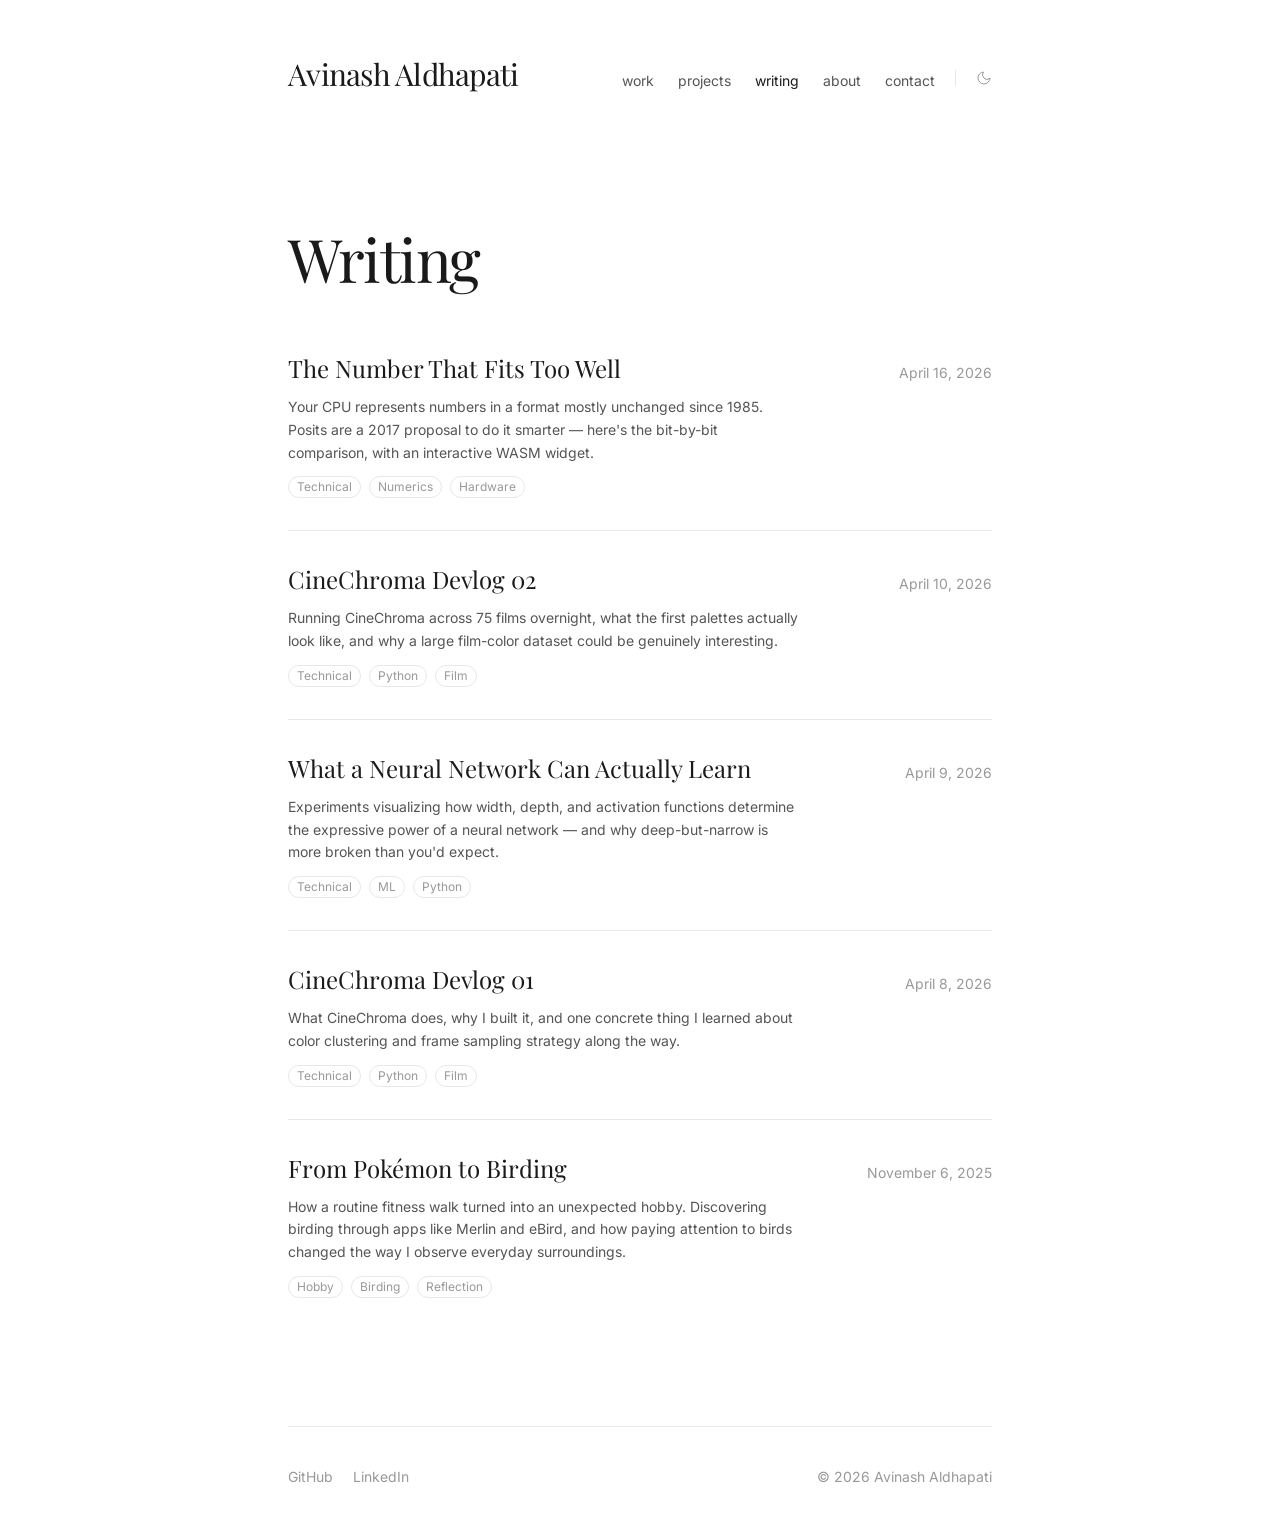
<file: blogs/index.html>
<!DOCTYPE html><html lang="en" class="scroll-smooth"> <head><meta charset="utf-8"><meta name="viewport" content="width=device-width, initial-scale=1"><link rel="icon" type="image/svg+xml" href="/favicon.svg"><!-- Fonts — Inter (body) + Playfair Display (headings) --><link rel="preconnect" href="https://fonts.googleapis.com"><link rel="preconnect" href="https://fonts.gstatic.com" crossorigin><link href="https://fonts.googleapis.com/css2?family=Inter:wght@300;400;500;600&family=Playfair+Display:ital,wght@0,400;0,500;0,600;0,700;1,400&display=swap" rel="stylesheet"><!-- Dark mode: apply .dark before first paint to prevent flash --><script>
      const theme = localStorage.getItem('theme');
      if (theme === 'dark' || (!theme && window.matchMedia('(prefers-color-scheme: dark)').matches)) {
        document.documentElement.classList.add('dark');
      }
    </script><title>Writing — Avinash Aldhapati</title><meta name="description" content="Writing and reflections by Avinash Aldhapati on engineering, hobbies, and creative exploration."><meta name="author" content="Avinash Aldhapati"><!-- Open Graph --><meta property="og:title" content="Writing — Avinash Aldhapati"><meta property="og:description" content="Writing and reflections by Avinash Aldhapati on engineering, hobbies, and creative exploration."><meta property="og:type" content="website"><meta property="og:url" content="https://avinashaldhapati.com/blogs"><meta property="og:image" content="https://avinashaldhapati.com/og-image.svg"><meta property="og:image:alt" content="Writing — Avinash Aldhapati"><meta property="og:site_name" content="Avinash Aldhapati"><!-- Twitter / X card --><meta name="twitter:card" content="summary_large_image"><meta name="twitter:title" content="Writing — Avinash Aldhapati"><meta name="twitter:description" content="Writing and reflections by Avinash Aldhapati on engineering, hobbies, and creative exploration."><meta name="twitter:image" content="https://avinashaldhapati.com/og-image.svg"><!-- Google Analytics --><script async src="https://www.googletagmanager.com/gtag/js?id=G-MCC0FWPRBG"></script><script>
      window.dataLayer = window.dataLayer || [];
      function gtag(){dataLayer.push(arguments);}
      gtag('js', new Date());
      gtag('config', 'G-MCC0FWPRBG');
    </script><link rel="stylesheet" href="/_astro/aboutme.B2PUlvni.css"></head> <body class="min-h-screen flex flex-col"> <!--
      The entire page lives inside a centered column.
      max-w-3xl (~48rem / 768px) keeps line lengths readable.
      Wider sections (like project grids) can break out with their own wrappers.
    --> <div class="mx-auto w-full max-w-3xl px-6 md:px-8 flex flex-col min-h-screen"> <header class="pt-10 pb-8 md:pt-14 md:pb-10"> <nav class="flex flex-col sm:flex-row justify-between items-start sm:items-baseline gap-4"> <!-- Site name — links to home --> <a href="/" class="font-serif text-2xl md:text-3xl tracking-tight text-text hover:opacity-70 transition-opacity">
Avinash Aldhapati
</a> <!-- Right side: nav links + separated toggle --> <div class="flex items-baseline gap-5"> <!-- Navigation links --> <ul class="flex items-baseline gap-6 text-sm text-text-secondary"> <li> <a href="/work" class="link-underline transition-colors hover:text-text">
work
</a> </li> <li> <a href="/projects" class="link-underline transition-colors hover:text-text">
projects
</a> </li> <li> <a href="/blogs" class="link-underline transition-colors hover:text-text text-text after:w-full">
writing
</a> </li> <li> <a href="/aboutme" class="link-underline transition-colors hover:text-text">
about
</a> </li> <li> <a href="/contact" class="link-underline transition-colors hover:text-text">
contact
</a> </li> </ul> <!-- Vertical separator + dark mode toggle --> <span class="hidden sm:block w-px h-4 bg-border"></span> <button id="theme-toggle" class="text-text-tertiary hover:text-text transition-colors cursor-pointer leading-none" aria-label="Toggle dark mode"> <svg id="theme-icon-sun" class="hidden w-4 h-4" viewBox="0 0 24 24" fill="none" stroke="currentColor" stroke-width="1.5" stroke-linecap="round" stroke-linejoin="round"> <circle cx="12" cy="12" r="5"></circle> <line x1="12" y1="1" x2="12" y2="3"></line> <line x1="12" y1="21" x2="12" y2="23"></line> <line x1="4.22" y1="4.22" x2="5.64" y2="5.64"></line> <line x1="18.36" y1="18.36" x2="19.78" y2="19.78"></line> <line x1="1" y1="12" x2="3" y2="12"></line> <line x1="21" y1="12" x2="23" y2="12"></line> <line x1="4.22" y1="19.78" x2="5.64" y2="18.36"></line> <line x1="18.36" y1="5.64" x2="19.78" y2="4.22"></line> </svg> <svg id="theme-icon-moon" class="hidden w-4 h-4" viewBox="0 0 24 24" fill="none" stroke="currentColor" stroke-width="1.5" stroke-linecap="round" stroke-linejoin="round"> <path d="M21 12.79A9 9 0 1 1 11.21 3 7 7 0 0 0 21 12.79z"></path> </svg> </button> </div> </nav> </header> <!-- Dark mode toggle script --> <script type="module">function o(){const e=document.documentElement.classList.contains("dark"),t=document.getElementById("theme-icon-sun"),n=document.getElementById("theme-icon-moon");t&&n&&(t.classList.toggle("hidden",!e),n.classList.toggle("hidden",e))}o();document.getElementById("theme-toggle")?.addEventListener("click",()=>{const e=document.documentElement.classList.toggle("dark");localStorage.setItem("theme",e?"dark":"light"),o()});</script> <main class="flex-grow py-16 md:py-24">  <h1 class="font-serif text-4xl md:text-5xl lg:text-6xl tracking-tight mb-16">Writing</h1> <div class="divide-y divide-border"> <a href="https://blog.avinashaldhapati.com/posit_number_format" target="_blank" rel="noopener noreferrer" class="group block py-8 first:pt-0"> <div class="flex flex-col sm:flex-row sm:items-baseline sm:justify-between gap-1 mb-3"> <h2 class="text-xl md:text-2xl font-serif group-hover:opacity-60 transition-opacity"> The Number That Fits Too Well </h2> <span class="text-sm text-text-tertiary">April 16, 2026</span> </div> <p class="text-text-secondary text-sm leading-relaxed max-w-lg mb-3"> Your CPU represents numbers in a format mostly unchanged since 1985. Posits are a 2017 proposal to do it smarter — here&#39;s the bit-by-bit comparison, with an interactive WASM widget. </p> <div class="flex gap-2"> <span class="text-xs border border-border px-2 py-0.5 rounded-full text-text-tertiary">Technical</span><span class="text-xs border border-border px-2 py-0.5 rounded-full text-text-tertiary">Numerics</span><span class="text-xs border border-border px-2 py-0.5 rounded-full text-text-tertiary">Hardware</span> </div> </a><a href="https://blog.avinashaldhapati.com/cinechroma_devlog_02" target="_blank" rel="noopener noreferrer" class="group block py-8 first:pt-0"> <div class="flex flex-col sm:flex-row sm:items-baseline sm:justify-between gap-1 mb-3"> <h2 class="text-xl md:text-2xl font-serif group-hover:opacity-60 transition-opacity"> CineChroma Devlog 02 </h2> <span class="text-sm text-text-tertiary">April 10, 2026</span> </div> <p class="text-text-secondary text-sm leading-relaxed max-w-lg mb-3"> Running CineChroma across 75 films overnight, what the first palettes actually look like, and why a large film-color dataset could be genuinely interesting. </p> <div class="flex gap-2"> <span class="text-xs border border-border px-2 py-0.5 rounded-full text-text-tertiary">Technical</span><span class="text-xs border border-border px-2 py-0.5 rounded-full text-text-tertiary">Python</span><span class="text-xs border border-border px-2 py-0.5 rounded-full text-text-tertiary">Film</span> </div> </a><a href="https://blog.avinashaldhapati.com/nn_expressiveness" target="_blank" rel="noopener noreferrer" class="group block py-8 first:pt-0"> <div class="flex flex-col sm:flex-row sm:items-baseline sm:justify-between gap-1 mb-3"> <h2 class="text-xl md:text-2xl font-serif group-hover:opacity-60 transition-opacity"> What a Neural Network Can Actually Learn </h2> <span class="text-sm text-text-tertiary">April 9, 2026</span> </div> <p class="text-text-secondary text-sm leading-relaxed max-w-lg mb-3"> Experiments visualizing how width, depth, and activation functions determine the expressive power of a neural network — and why deep-but-narrow is more broken than you&#39;d expect. </p> <div class="flex gap-2"> <span class="text-xs border border-border px-2 py-0.5 rounded-full text-text-tertiary">Technical</span><span class="text-xs border border-border px-2 py-0.5 rounded-full text-text-tertiary">ML</span><span class="text-xs border border-border px-2 py-0.5 rounded-full text-text-tertiary">Python</span> </div> </a><a href="https://blog.avinashaldhapati.com/cinechroma_color_analysis" target="_blank" rel="noopener noreferrer" class="group block py-8 first:pt-0"> <div class="flex flex-col sm:flex-row sm:items-baseline sm:justify-between gap-1 mb-3"> <h2 class="text-xl md:text-2xl font-serif group-hover:opacity-60 transition-opacity"> CineChroma Devlog 01 </h2> <span class="text-sm text-text-tertiary">April 8, 2026</span> </div> <p class="text-text-secondary text-sm leading-relaxed max-w-lg mb-3"> What CineChroma does, why I built it, and one concrete thing I learned about color clustering and frame sampling strategy along the way. </p> <div class="flex gap-2"> <span class="text-xs border border-border px-2 py-0.5 rounded-full text-text-tertiary">Technical</span><span class="text-xs border border-border px-2 py-0.5 rounded-full text-text-tertiary">Python</span><span class="text-xs border border-border px-2 py-0.5 rounded-full text-text-tertiary">Film</span> </div> </a><a href="https://blog.avinashaldhapati.com/birding_and_pokemon" target="_blank" rel="noopener noreferrer" class="group block py-8 first:pt-0"> <div class="flex flex-col sm:flex-row sm:items-baseline sm:justify-between gap-1 mb-3"> <h2 class="text-xl md:text-2xl font-serif group-hover:opacity-60 transition-opacity"> From Pokémon to Birding </h2> <span class="text-sm text-text-tertiary">November 6, 2025</span> </div> <p class="text-text-secondary text-sm leading-relaxed max-w-lg mb-3"> How a routine fitness walk turned into an unexpected hobby. Discovering birding through apps like Merlin and eBird, and how paying attention to birds changed the way I observe everyday surroundings. </p> <div class="flex gap-2"> <span class="text-xs border border-border px-2 py-0.5 rounded-full text-text-tertiary">Hobby</span><span class="text-xs border border-border px-2 py-0.5 rounded-full text-text-tertiary">Birding</span><span class="text-xs border border-border px-2 py-0.5 rounded-full text-text-tertiary">Reflection</span> </div> </a> </div>  </main> <footer class="py-10 border-t border-border"> <div class="flex flex-col sm:flex-row justify-between items-start sm:items-center gap-4 text-sm text-text-tertiary"> <!-- Social links --> <div class="flex gap-5"> <a href="https://github.com/deep0ctave" target="_blank" rel="noopener noreferrer" class="hover:text-text transition-colors">
GitHub
</a> <a href="https://www.linkedin.com/in/avinash-aldhapati/" target="_blank" rel="noopener noreferrer" class="hover:text-text transition-colors">
LinkedIn
</a> </div> <!-- Copyright --> <p>&copy; 2026 Avinash Aldhapati</p> </div> </footer> </div> </body></html>
</file>
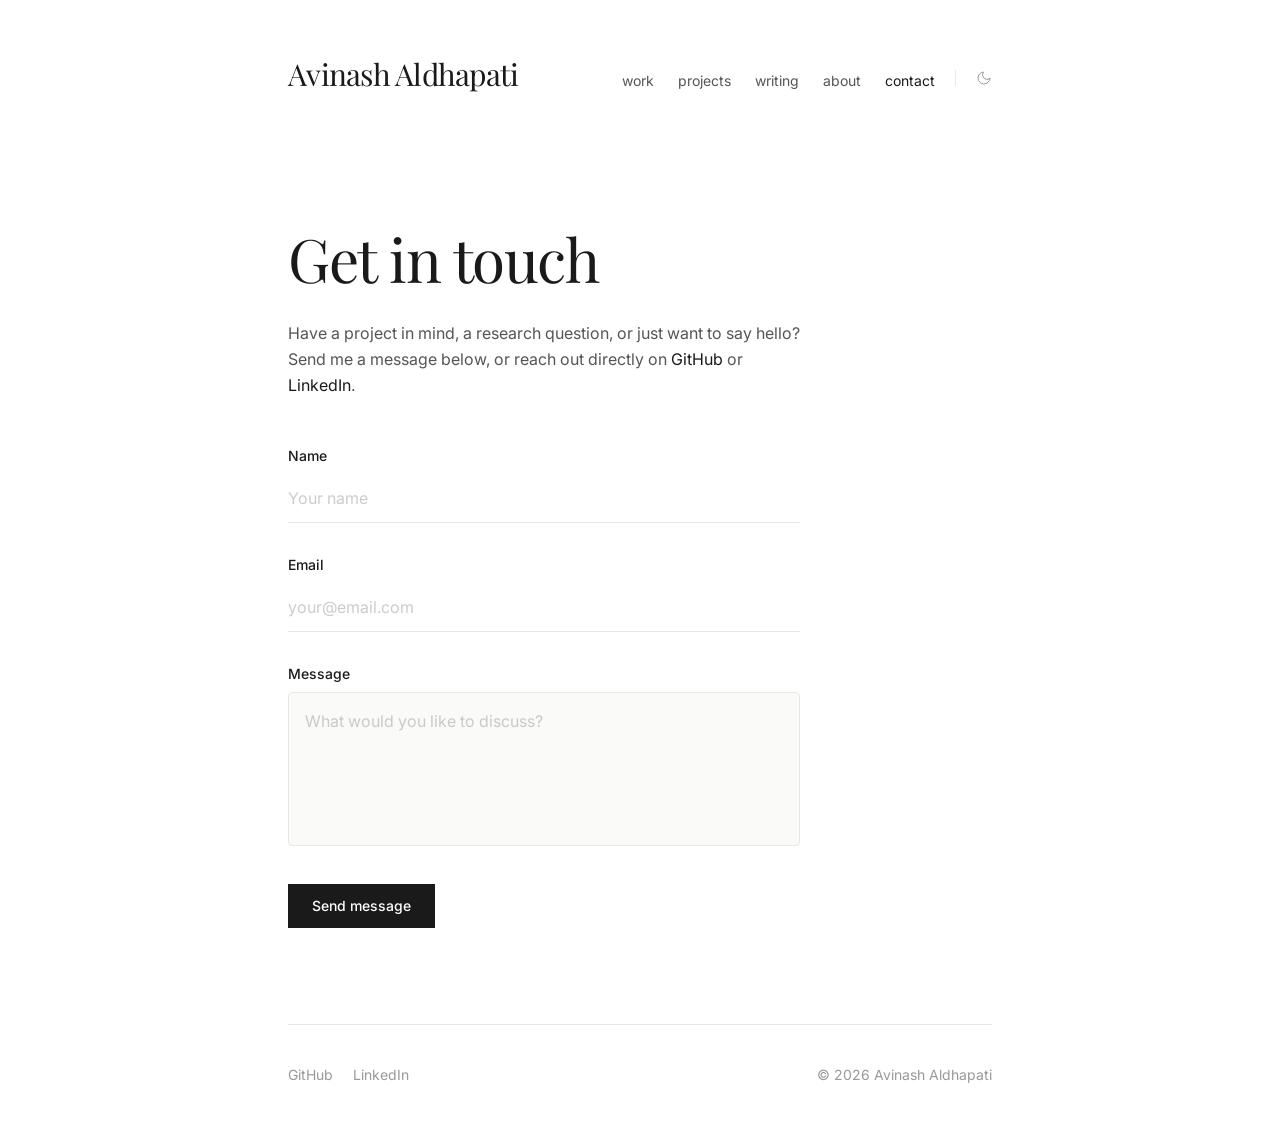
<file: contact/index.html>
<!DOCTYPE html><html lang="en" class="scroll-smooth"> <head><meta charset="utf-8"><meta name="viewport" content="width=device-width, initial-scale=1"><link rel="icon" type="image/svg+xml" href="/favicon.svg"><!-- Fonts — Inter (body) + Playfair Display (headings) --><link rel="preconnect" href="https://fonts.googleapis.com"><link rel="preconnect" href="https://fonts.gstatic.com" crossorigin><link href="https://fonts.googleapis.com/css2?family=Inter:wght@300;400;500;600&family=Playfair+Display:ital,wght@0,400;0,500;0,600;0,700;1,400&display=swap" rel="stylesheet"><!-- Dark mode: apply .dark before first paint to prevent flash --><script>
      const theme = localStorage.getItem('theme');
      if (theme === 'dark' || (!theme && window.matchMedia('(prefers-color-scheme: dark)').matches)) {
        document.documentElement.classList.add('dark');
      }
    </script><title>Contact — Avinash Aldhapati</title><meta name="description" content="Get in touch with Avinash Aldhapati for collaborations, research discussions, or enquiries."><meta name="author" content="Avinash Aldhapati"><!-- Open Graph --><meta property="og:title" content="Contact — Avinash Aldhapati"><meta property="og:description" content="Get in touch with Avinash Aldhapati for collaborations, research discussions, or enquiries."><meta property="og:type" content="website"><meta property="og:url" content="https://avinashaldhapati.com/contact"><meta property="og:image" content="https://avinashaldhapati.com/og-image.svg"><meta property="og:image:alt" content="Contact — Avinash Aldhapati"><meta property="og:site_name" content="Avinash Aldhapati"><!-- Twitter / X card --><meta name="twitter:card" content="summary_large_image"><meta name="twitter:title" content="Contact — Avinash Aldhapati"><meta name="twitter:description" content="Get in touch with Avinash Aldhapati for collaborations, research discussions, or enquiries."><meta name="twitter:image" content="https://avinashaldhapati.com/og-image.svg"><!-- Google Analytics --><script async src="https://www.googletagmanager.com/gtag/js?id=G-MCC0FWPRBG"></script><script>
      window.dataLayer = window.dataLayer || [];
      function gtag(){dataLayer.push(arguments);}
      gtag('js', new Date());
      gtag('config', 'G-MCC0FWPRBG');
    </script><link rel="stylesheet" href="/_astro/aboutme.B2PUlvni.css"></head> <body class="min-h-screen flex flex-col"> <!--
      The entire page lives inside a centered column.
      max-w-3xl (~48rem / 768px) keeps line lengths readable.
      Wider sections (like project grids) can break out with their own wrappers.
    --> <div class="mx-auto w-full max-w-3xl px-6 md:px-8 flex flex-col min-h-screen"> <header class="pt-10 pb-8 md:pt-14 md:pb-10"> <nav class="flex flex-col sm:flex-row justify-between items-start sm:items-baseline gap-4"> <!-- Site name — links to home --> <a href="/" class="font-serif text-2xl md:text-3xl tracking-tight text-text hover:opacity-70 transition-opacity">
Avinash Aldhapati
</a> <!-- Right side: nav links + separated toggle --> <div class="flex items-baseline gap-5"> <!-- Navigation links --> <ul class="flex items-baseline gap-6 text-sm text-text-secondary"> <li> <a href="/work" class="link-underline transition-colors hover:text-text">
work
</a> </li> <li> <a href="/projects" class="link-underline transition-colors hover:text-text">
projects
</a> </li> <li> <a href="/blogs" class="link-underline transition-colors hover:text-text">
writing
</a> </li> <li> <a href="/aboutme" class="link-underline transition-colors hover:text-text">
about
</a> </li> <li> <a href="/contact" class="link-underline transition-colors hover:text-text text-text after:w-full">
contact
</a> </li> </ul> <!-- Vertical separator + dark mode toggle --> <span class="hidden sm:block w-px h-4 bg-border"></span> <button id="theme-toggle" class="text-text-tertiary hover:text-text transition-colors cursor-pointer leading-none" aria-label="Toggle dark mode"> <svg id="theme-icon-sun" class="hidden w-4 h-4" viewBox="0 0 24 24" fill="none" stroke="currentColor" stroke-width="1.5" stroke-linecap="round" stroke-linejoin="round"> <circle cx="12" cy="12" r="5"></circle> <line x1="12" y1="1" x2="12" y2="3"></line> <line x1="12" y1="21" x2="12" y2="23"></line> <line x1="4.22" y1="4.22" x2="5.64" y2="5.64"></line> <line x1="18.36" y1="18.36" x2="19.78" y2="19.78"></line> <line x1="1" y1="12" x2="3" y2="12"></line> <line x1="21" y1="12" x2="23" y2="12"></line> <line x1="4.22" y1="19.78" x2="5.64" y2="18.36"></line> <line x1="18.36" y1="5.64" x2="19.78" y2="4.22"></line> </svg> <svg id="theme-icon-moon" class="hidden w-4 h-4" viewBox="0 0 24 24" fill="none" stroke="currentColor" stroke-width="1.5" stroke-linecap="round" stroke-linejoin="round"> <path d="M21 12.79A9 9 0 1 1 11.21 3 7 7 0 0 0 21 12.79z"></path> </svg> </button> </div> </nav> </header> <!-- Dark mode toggle script --> <script type="module">function o(){const e=document.documentElement.classList.contains("dark"),t=document.getElementById("theme-icon-sun"),n=document.getElementById("theme-icon-moon");t&&n&&(t.classList.toggle("hidden",!e),n.classList.toggle("hidden",e))}o();document.getElementById("theme-toggle")?.addEventListener("click",()=>{const e=document.documentElement.classList.toggle("dark");localStorage.setItem("theme",e?"dark":"light"),o()});</script> <main class="flex-grow py-16 md:py-24">  <div class="max-w-lg"> <h1 class="font-serif text-4xl md:text-5xl lg:text-6xl tracking-tight mb-8">Get in touch</h1> <p class="text-text-secondary leading-relaxed mb-12">
Have a project in mind, a research question, or just want to say hello?
      Send me a message below, or reach out directly on
<a href="https://github.com/deep0ctave" target="_blank" rel="noopener noreferrer" class="link-underline text-text hover:opacity-60 transition-opacity">GitHub</a>
or
<a href="https://www.linkedin.com/in/avinash-aldhapati/" target="_blank" rel="noopener noreferrer" class="link-underline text-text hover:opacity-60 transition-opacity">LinkedIn</a>.
</p> <!-- Contact form — AJAX submission so the page never navigates away --> <form id="contact-form" class="space-y-8"> <div> <label for="name" class="block text-sm font-medium mb-2">Name</label> <input id="name" name="name" type="text" required placeholder="Your name" class="w-full bg-transparent border-0 border-b border-border focus:border-text focus:ring-0 px-0 py-3 text-base placeholder:text-text-tertiary/50 transition-colors"> </div> <div> <label for="email" class="block text-sm font-medium mb-2">Email</label> <input id="email" name="email" type="email" required placeholder="your@email.com" class="w-full bg-transparent border-0 border-b border-border focus:border-text focus:ring-0 px-0 py-3 text-base placeholder:text-text-tertiary/50 transition-colors"> </div> <div> <label for="message" class="block text-sm font-medium mb-2">Message</label> <textarea id="message" name="message" required rows="5" placeholder="What would you like to discuss?" class="w-full bg-bg-subtle border border-border focus:border-text focus:ring-0 p-4 text-base placeholder:text-text-tertiary/50 resize-none rounded transition-colors"></textarea> </div> <button id="submit-btn" type="submit" class="bg-text text-bg px-6 py-3 text-sm font-medium hover:opacity-80 transition-opacity"> <span id="btn-label">Send message</span> </button> </form> <!-- Status message (hidden by default) --> <div id="form-status" class="hidden mt-6 p-4 text-sm rounded"></div> </div>  <script type="module">const n=document.getElementById("contact-form"),e=document.getElementById("form-status"),o=document.getElementById("submit-btn"),t=document.getElementById("btn-label");n.addEventListener("submit",async a=>{a.preventDefault(),o.disabled=!0,t.textContent="Sending...";try{const s=await fetch("https://formspree.io/f/mdapjbwa",{method:"POST",body:new FormData(n),headers:{Accept:"application/json"}});if(s.ok)n.reset(),e.className="mt-6 p-4 text-sm rounded border border-border text-text-secondary",e.textContent="Message sent. I'll get back to you soon.",t.textContent="Sent";else{const r=(await s.json())?.errors?.map(d=>d.message).join(", ")??"Something went wrong.";e.className="mt-6 p-4 text-sm rounded border border-red-300 text-red-600",e.textContent=r,o.disabled=!1,t.textContent="Send message"}}catch{e.className="mt-6 p-4 text-sm rounded border border-red-300 text-red-600",e.textContent="Network error. Please try again.",o.disabled=!1,t.textContent="Send message"}});</script>  </main> <footer class="py-10 border-t border-border"> <div class="flex flex-col sm:flex-row justify-between items-start sm:items-center gap-4 text-sm text-text-tertiary"> <!-- Social links --> <div class="flex gap-5"> <a href="https://github.com/deep0ctave" target="_blank" rel="noopener noreferrer" class="hover:text-text transition-colors">
GitHub
</a> <a href="https://www.linkedin.com/in/avinash-aldhapati/" target="_blank" rel="noopener noreferrer" class="hover:text-text transition-colors">
LinkedIn
</a> </div> <!-- Copyright --> <p>&copy; 2026 Avinash Aldhapati</p> </div> </footer> </div> </body></html>
</file>
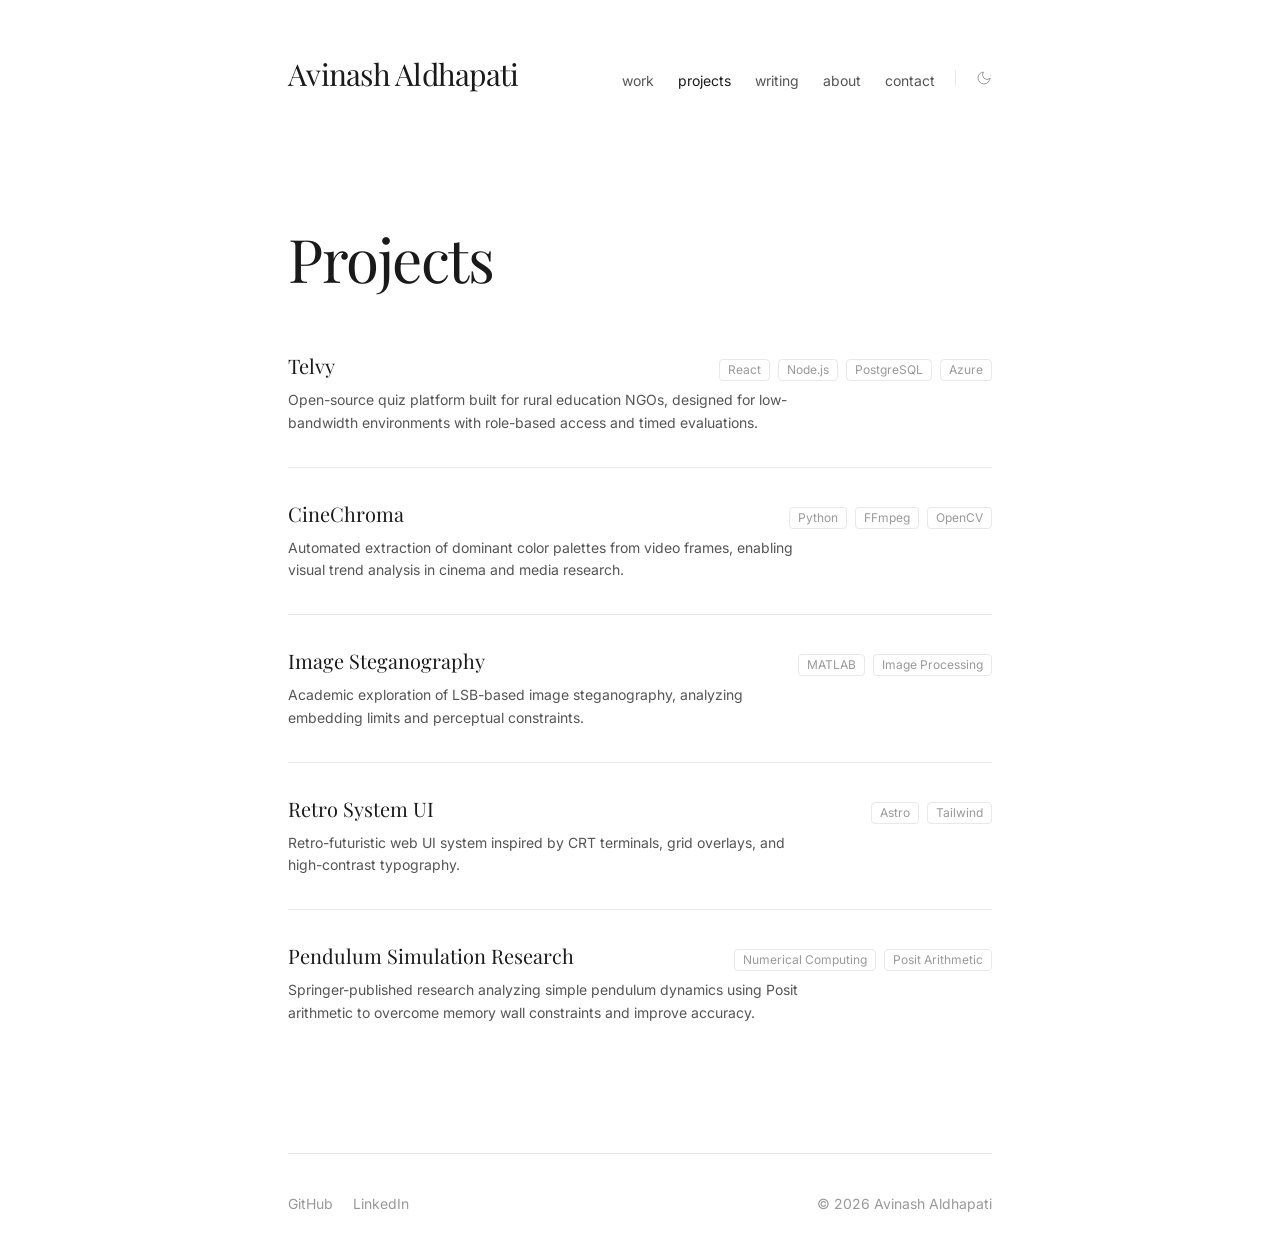
<file: projects/index.html>
<!DOCTYPE html><html lang="en" class="scroll-smooth"> <head><meta charset="utf-8"><meta name="viewport" content="width=device-width, initial-scale=1"><link rel="icon" type="image/svg+xml" href="/favicon.svg"><!-- Fonts — Inter (body) + Playfair Display (headings) --><link rel="preconnect" href="https://fonts.googleapis.com"><link rel="preconnect" href="https://fonts.gstatic.com" crossorigin><link href="https://fonts.googleapis.com/css2?family=Inter:wght@300;400;500;600&family=Playfair+Display:ital,wght@0,400;0,500;0,600;0,700;1,400&display=swap" rel="stylesheet"><!-- Dark mode: apply .dark before first paint to prevent flash --><script>
      const theme = localStorage.getItem('theme');
      if (theme === 'dark' || (!theme && window.matchMedia('(prefers-color-scheme: dark)').matches)) {
        document.documentElement.classList.add('dark');
      }
    </script><title>Projects — Avinash Aldhapati</title><meta name="description" content="Software and research projects by Avinash Aldhapati."><meta name="author" content="Avinash Aldhapati"><!-- Open Graph --><meta property="og:title" content="Projects — Avinash Aldhapati"><meta property="og:description" content="Software and research projects by Avinash Aldhapati."><meta property="og:type" content="website"><meta property="og:url" content="https://avinashaldhapati.com/projects"><meta property="og:image" content="https://avinashaldhapati.com/og-image.svg"><meta property="og:image:alt" content="Projects — Avinash Aldhapati"><meta property="og:site_name" content="Avinash Aldhapati"><!-- Twitter / X card --><meta name="twitter:card" content="summary_large_image"><meta name="twitter:title" content="Projects — Avinash Aldhapati"><meta name="twitter:description" content="Software and research projects by Avinash Aldhapati."><meta name="twitter:image" content="https://avinashaldhapati.com/og-image.svg"><!-- Google Analytics --><script async src="https://www.googletagmanager.com/gtag/js?id=G-MCC0FWPRBG"></script><script>
      window.dataLayer = window.dataLayer || [];
      function gtag(){dataLayer.push(arguments);}
      gtag('js', new Date());
      gtag('config', 'G-MCC0FWPRBG');
    </script><link rel="stylesheet" href="/_astro/aboutme.B2PUlvni.css"></head> <body class="min-h-screen flex flex-col"> <!--
      The entire page lives inside a centered column.
      max-w-3xl (~48rem / 768px) keeps line lengths readable.
      Wider sections (like project grids) can break out with their own wrappers.
    --> <div class="mx-auto w-full max-w-3xl px-6 md:px-8 flex flex-col min-h-screen"> <header class="pt-10 pb-8 md:pt-14 md:pb-10"> <nav class="flex flex-col sm:flex-row justify-between items-start sm:items-baseline gap-4"> <!-- Site name — links to home --> <a href="/" class="font-serif text-2xl md:text-3xl tracking-tight text-text hover:opacity-70 transition-opacity">
Avinash Aldhapati
</a> <!-- Right side: nav links + separated toggle --> <div class="flex items-baseline gap-5"> <!-- Navigation links --> <ul class="flex items-baseline gap-6 text-sm text-text-secondary"> <li> <a href="/work" class="link-underline transition-colors hover:text-text">
work
</a> </li> <li> <a href="/projects" class="link-underline transition-colors hover:text-text text-text after:w-full">
projects
</a> </li> <li> <a href="/blogs" class="link-underline transition-colors hover:text-text">
writing
</a> </li> <li> <a href="/aboutme" class="link-underline transition-colors hover:text-text">
about
</a> </li> <li> <a href="/contact" class="link-underline transition-colors hover:text-text">
contact
</a> </li> </ul> <!-- Vertical separator + dark mode toggle --> <span class="hidden sm:block w-px h-4 bg-border"></span> <button id="theme-toggle" class="text-text-tertiary hover:text-text transition-colors cursor-pointer leading-none" aria-label="Toggle dark mode"> <svg id="theme-icon-sun" class="hidden w-4 h-4" viewBox="0 0 24 24" fill="none" stroke="currentColor" stroke-width="1.5" stroke-linecap="round" stroke-linejoin="round"> <circle cx="12" cy="12" r="5"></circle> <line x1="12" y1="1" x2="12" y2="3"></line> <line x1="12" y1="21" x2="12" y2="23"></line> <line x1="4.22" y1="4.22" x2="5.64" y2="5.64"></line> <line x1="18.36" y1="18.36" x2="19.78" y2="19.78"></line> <line x1="1" y1="12" x2="3" y2="12"></line> <line x1="21" y1="12" x2="23" y2="12"></line> <line x1="4.22" y1="19.78" x2="5.64" y2="18.36"></line> <line x1="18.36" y1="5.64" x2="19.78" y2="4.22"></line> </svg> <svg id="theme-icon-moon" class="hidden w-4 h-4" viewBox="0 0 24 24" fill="none" stroke="currentColor" stroke-width="1.5" stroke-linecap="round" stroke-linejoin="round"> <path d="M21 12.79A9 9 0 1 1 11.21 3 7 7 0 0 0 21 12.79z"></path> </svg> </button> </div> </nav> </header> <!-- Dark mode toggle script --> <script type="module">function o(){const e=document.documentElement.classList.contains("dark"),t=document.getElementById("theme-icon-sun"),n=document.getElementById("theme-icon-moon");t&&n&&(t.classList.toggle("hidden",!e),n.classList.toggle("hidden",e))}o();document.getElementById("theme-toggle")?.addEventListener("click",()=>{const e=document.documentElement.classList.toggle("dark");localStorage.setItem("theme",e?"dark":"light"),o()});</script> <main class="flex-grow py-16 md:py-24">  <h1 class="font-serif text-4xl md:text-5xl lg:text-6xl tracking-tight mb-16">Projects</h1> <div class="divide-y divide-border"> <!-- Telvy --> <a href="/projects/telvy" class="group block py-8 first:pt-0"> <div class="flex flex-col sm:flex-row sm:items-baseline sm:justify-between gap-1 mb-2"> <h2 class="text-xl font-serif group-hover:opacity-60 transition-opacity">Telvy</h2> <div class="flex gap-2"> <span class="text-xs border border-border px-2 py-0.5 rounded text-text-tertiary">React</span> <span class="text-xs border border-border px-2 py-0.5 rounded text-text-tertiary">Node.js</span> <span class="text-xs border border-border px-2 py-0.5 rounded text-text-tertiary">PostgreSQL</span> <span class="text-xs border border-border px-2 py-0.5 rounded text-text-tertiary">Azure</span> </div> </div> <p class="text-text-secondary text-sm leading-relaxed max-w-lg">
Open-source quiz platform built for rural education NGOs, designed for low-bandwidth
        environments with role-based access and timed evaluations.
</p> </a> <!-- CineChroma --> <a href="/projects/cinechroma" class="group block py-8"> <div class="flex flex-col sm:flex-row sm:items-baseline sm:justify-between gap-1 mb-2"> <h2 class="text-xl font-serif group-hover:opacity-60 transition-opacity">CineChroma</h2> <div class="flex gap-2"> <span class="text-xs border border-border px-2 py-0.5 rounded text-text-tertiary">Python</span> <span class="text-xs border border-border px-2 py-0.5 rounded text-text-tertiary">FFmpeg</span> <span class="text-xs border border-border px-2 py-0.5 rounded text-text-tertiary">OpenCV</span> </div> </div> <p class="text-text-secondary text-sm leading-relaxed max-w-lg">
Automated extraction of dominant color palettes from video frames,
        enabling visual trend analysis in cinema and media research.
</p> </a> <!-- Image Steganography --> <a href="/projects/image_steganography" class="group block py-8"> <div class="flex flex-col sm:flex-row sm:items-baseline sm:justify-between gap-1 mb-2"> <h2 class="text-xl font-serif group-hover:opacity-60 transition-opacity">Image Steganography</h2> <div class="flex gap-2"> <span class="text-xs border border-border px-2 py-0.5 rounded text-text-tertiary">MATLAB</span> <span class="text-xs border border-border px-2 py-0.5 rounded text-text-tertiary">Image Processing</span> </div> </div> <p class="text-text-secondary text-sm leading-relaxed max-w-lg">
Academic exploration of LSB-based image steganography, analyzing embedding
        limits and perceptual constraints.
</p> </a> <!-- Retro System UI --> <a href="/projects/retro_system_ui" class="group block py-8"> <div class="flex flex-col sm:flex-row sm:items-baseline sm:justify-between gap-1 mb-2"> <h2 class="text-xl font-serif group-hover:opacity-60 transition-opacity">Retro System UI</h2> <div class="flex gap-2"> <span class="text-xs border border-border px-2 py-0.5 rounded text-text-tertiary">Astro</span> <span class="text-xs border border-border px-2 py-0.5 rounded text-text-tertiary">Tailwind</span> </div> </div> <p class="text-text-secondary text-sm leading-relaxed max-w-lg">
Retro-futuristic web UI system inspired by CRT terminals, grid overlays,
        and high-contrast typography.
</p> </a> <!-- Posit Research --> <a href="/projects/posit_research" class="group block py-8"> <div class="flex flex-col sm:flex-row sm:items-baseline sm:justify-between gap-1 mb-2"> <h2 class="text-xl font-serif group-hover:opacity-60 transition-opacity">Pendulum Simulation Research</h2> <div class="flex gap-2"> <span class="text-xs border border-border px-2 py-0.5 rounded text-text-tertiary">Numerical Computing</span> <span class="text-xs border border-border px-2 py-0.5 rounded text-text-tertiary">Posit Arithmetic</span> </div> </div> <p class="text-text-secondary text-sm leading-relaxed max-w-lg">
Springer-published research analyzing simple pendulum dynamics using Posit arithmetic
        to overcome memory wall constraints and improve accuracy.
</p> </a> </div>  </main> <footer class="py-10 border-t border-border"> <div class="flex flex-col sm:flex-row justify-between items-start sm:items-center gap-4 text-sm text-text-tertiary"> <!-- Social links --> <div class="flex gap-5"> <a href="https://github.com/deep0ctave" target="_blank" rel="noopener noreferrer" class="hover:text-text transition-colors">
GitHub
</a> <a href="https://www.linkedin.com/in/avinash-aldhapati/" target="_blank" rel="noopener noreferrer" class="hover:text-text transition-colors">
LinkedIn
</a> </div> <!-- Copyright --> <p>&copy; 2026 Avinash Aldhapati</p> </div> </footer> </div> </body></html>
</file>
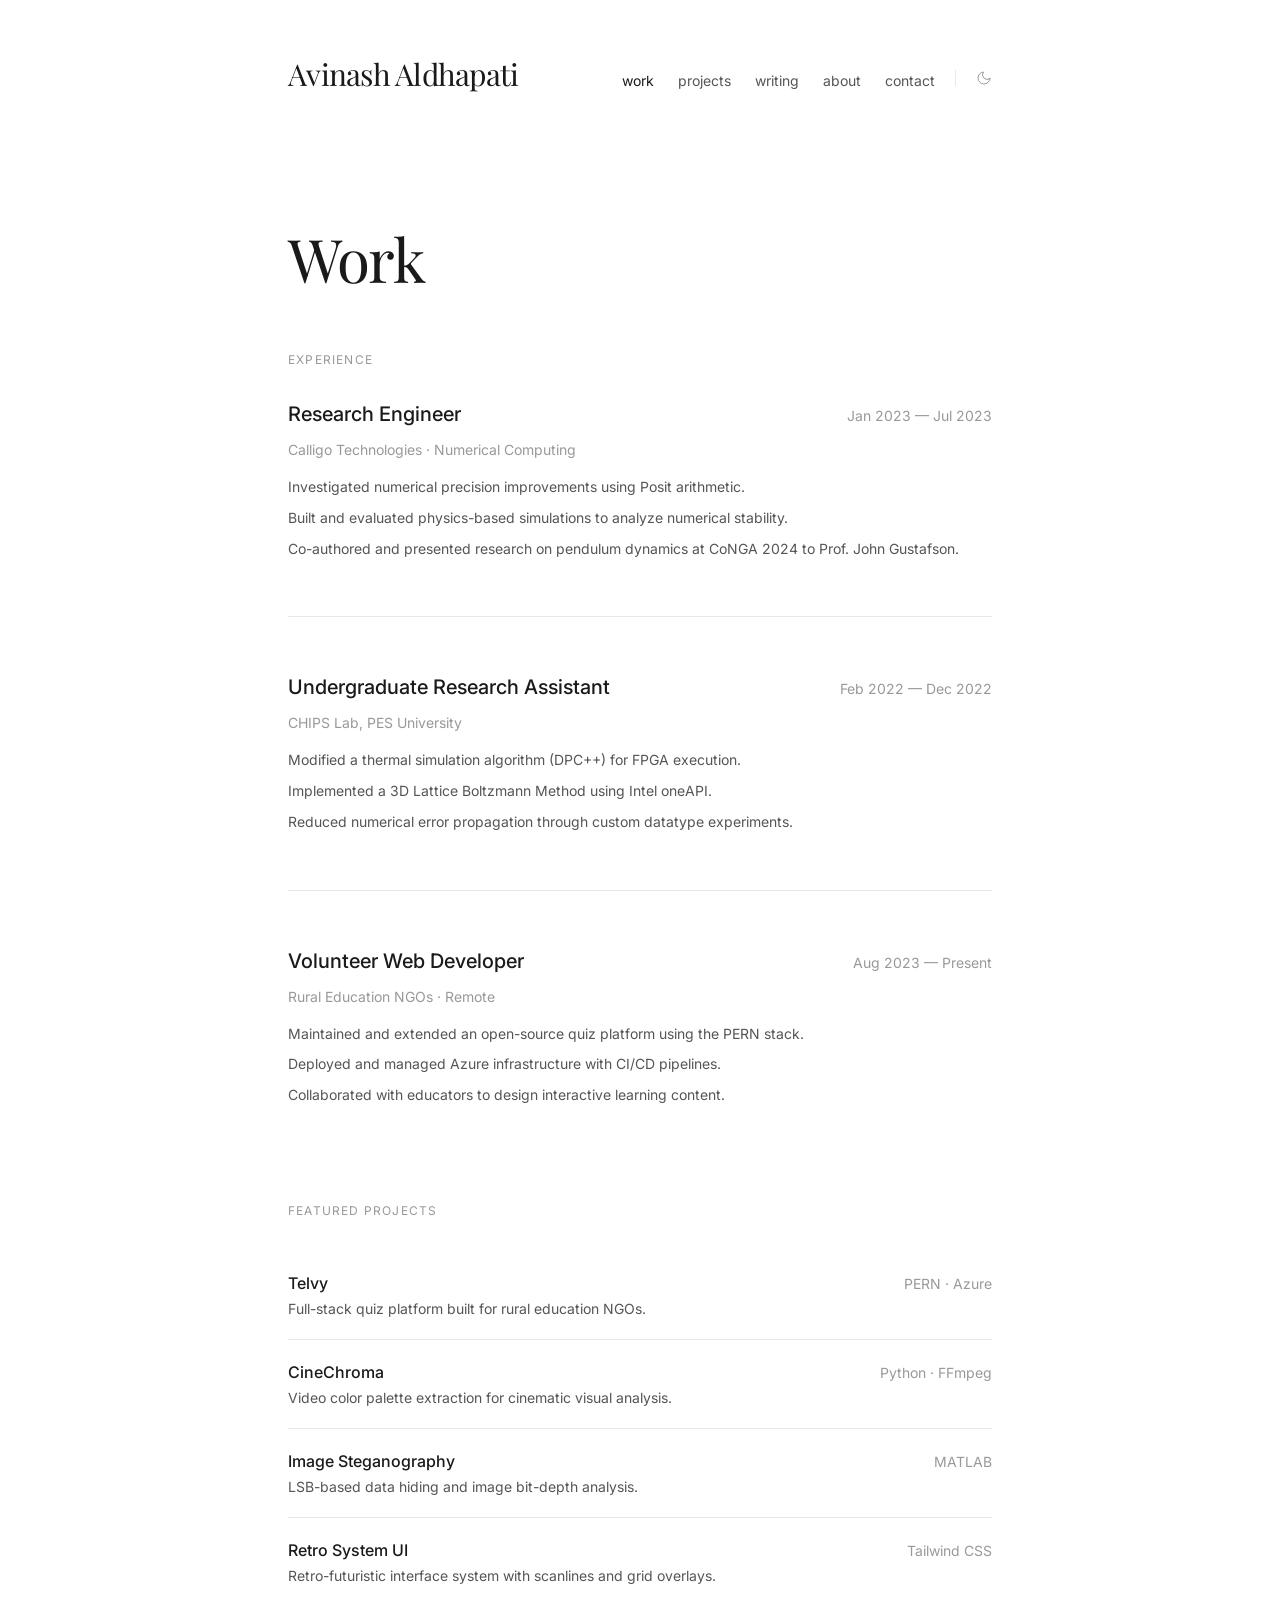
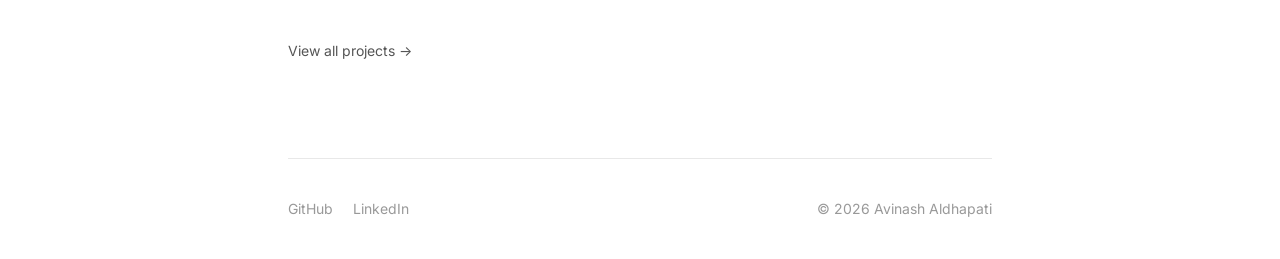
<file: work/index.html>
<!DOCTYPE html><html lang="en" class="scroll-smooth"> <head><meta charset="utf-8"><meta name="viewport" content="width=device-width, initial-scale=1"><link rel="icon" type="image/svg+xml" href="/favicon.svg"><!-- Fonts — Inter (body) + Playfair Display (headings) --><link rel="preconnect" href="https://fonts.googleapis.com"><link rel="preconnect" href="https://fonts.gstatic.com" crossorigin><link href="https://fonts.googleapis.com/css2?family=Inter:wght@300;400;500;600&family=Playfair+Display:ital,wght@0,400;0,500;0,600;0,700;1,400&display=swap" rel="stylesheet"><!-- Dark mode: apply .dark before first paint to prevent flash --><script>
      const theme = localStorage.getItem('theme');
      if (theme === 'dark' || (!theme && window.matchMedia('(prefers-color-scheme: dark)').matches)) {
        document.documentElement.classList.add('dark');
      }
    </script><title>Work — Avinash Aldhapati</title><meta name="description" content="Professional experience and projects by Avinash Aldhapati."><meta name="author" content="Avinash Aldhapati"><!-- Open Graph --><meta property="og:title" content="Work — Avinash Aldhapati"><meta property="og:description" content="Professional experience and projects by Avinash Aldhapati."><meta property="og:type" content="website"><meta property="og:url" content="https://avinashaldhapati.com/work"><meta property="og:image" content="https://avinashaldhapati.com/og-image.svg"><meta property="og:image:alt" content="Work — Avinash Aldhapati"><meta property="og:site_name" content="Avinash Aldhapati"><!-- Twitter / X card --><meta name="twitter:card" content="summary_large_image"><meta name="twitter:title" content="Work — Avinash Aldhapati"><meta name="twitter:description" content="Professional experience and projects by Avinash Aldhapati."><meta name="twitter:image" content="https://avinashaldhapati.com/og-image.svg"><!-- Google Analytics --><script async src="https://www.googletagmanager.com/gtag/js?id=G-MCC0FWPRBG"></script><script>
      window.dataLayer = window.dataLayer || [];
      function gtag(){dataLayer.push(arguments);}
      gtag('js', new Date());
      gtag('config', 'G-MCC0FWPRBG');
    </script><link rel="stylesheet" href="/_astro/aboutme.B2PUlvni.css"></head> <body class="min-h-screen flex flex-col"> <!--
      The entire page lives inside a centered column.
      max-w-3xl (~48rem / 768px) keeps line lengths readable.
      Wider sections (like project grids) can break out with their own wrappers.
    --> <div class="mx-auto w-full max-w-3xl px-6 md:px-8 flex flex-col min-h-screen"> <header class="pt-10 pb-8 md:pt-14 md:pb-10"> <nav class="flex flex-col sm:flex-row justify-between items-start sm:items-baseline gap-4"> <!-- Site name — links to home --> <a href="/" class="font-serif text-2xl md:text-3xl tracking-tight text-text hover:opacity-70 transition-opacity">
Avinash Aldhapati
</a> <!-- Right side: nav links + separated toggle --> <div class="flex items-baseline gap-5"> <!-- Navigation links --> <ul class="flex items-baseline gap-6 text-sm text-text-secondary"> <li> <a href="/work" class="link-underline transition-colors hover:text-text text-text after:w-full">
work
</a> </li> <li> <a href="/projects" class="link-underline transition-colors hover:text-text">
projects
</a> </li> <li> <a href="/blogs" class="link-underline transition-colors hover:text-text">
writing
</a> </li> <li> <a href="/aboutme" class="link-underline transition-colors hover:text-text">
about
</a> </li> <li> <a href="/contact" class="link-underline transition-colors hover:text-text">
contact
</a> </li> </ul> <!-- Vertical separator + dark mode toggle --> <span class="hidden sm:block w-px h-4 bg-border"></span> <button id="theme-toggle" class="text-text-tertiary hover:text-text transition-colors cursor-pointer leading-none" aria-label="Toggle dark mode"> <svg id="theme-icon-sun" class="hidden w-4 h-4" viewBox="0 0 24 24" fill="none" stroke="currentColor" stroke-width="1.5" stroke-linecap="round" stroke-linejoin="round"> <circle cx="12" cy="12" r="5"></circle> <line x1="12" y1="1" x2="12" y2="3"></line> <line x1="12" y1="21" x2="12" y2="23"></line> <line x1="4.22" y1="4.22" x2="5.64" y2="5.64"></line> <line x1="18.36" y1="18.36" x2="19.78" y2="19.78"></line> <line x1="1" y1="12" x2="3" y2="12"></line> <line x1="21" y1="12" x2="23" y2="12"></line> <line x1="4.22" y1="19.78" x2="5.64" y2="18.36"></line> <line x1="18.36" y1="5.64" x2="19.78" y2="4.22"></line> </svg> <svg id="theme-icon-moon" class="hidden w-4 h-4" viewBox="0 0 24 24" fill="none" stroke="currentColor" stroke-width="1.5" stroke-linecap="round" stroke-linejoin="round"> <path d="M21 12.79A9 9 0 1 1 11.21 3 7 7 0 0 0 21 12.79z"></path> </svg> </button> </div> </nav> </header> <!-- Dark mode toggle script --> <script type="module">function o(){const e=document.documentElement.classList.contains("dark"),t=document.getElementById("theme-icon-sun"),n=document.getElementById("theme-icon-moon");t&&n&&(t.classList.toggle("hidden",!e),n.classList.toggle("hidden",e))}o();document.getElementById("theme-toggle")?.addEventListener("click",()=>{const e=document.documentElement.classList.toggle("dark");localStorage.setItem("theme",e?"dark":"light"),o()});</script> <main class="flex-grow py-16 md:py-24">  <h1 class="font-serif text-4xl md:text-5xl lg:text-6xl tracking-tight mb-16">Work</h1>  <section class="mb-24"> <h2 class="text-xs uppercase tracking-widest text-text-tertiary mb-8">Experience</h2> <div class="space-y-14"> <!-- Calligo Technologies --> <div> <div class="flex flex-col sm:flex-row sm:items-baseline sm:justify-between gap-1 mb-3"> <h3 class="text-xl font-medium">Research Engineer</h3> <span class="text-sm text-text-tertiary">Jan 2023 — Jul 2023</span> </div> <p class="text-sm text-text-tertiary mb-4">Calligo Technologies &middot; Numerical Computing</p> <ul class="text-text-secondary text-sm space-y-2 leading-relaxed"> <li>Investigated numerical precision improvements using Posit arithmetic.</li> <li>Built and evaluated physics-based simulations to analyze numerical stability.</li> <li>Co-authored and presented research on pendulum dynamics at CoNGA 2024 to Prof. John Gustafson.</li> </ul> </div> <div class="hairline"></div> <!-- CHIPS Lab --> <div> <div class="flex flex-col sm:flex-row sm:items-baseline sm:justify-between gap-1 mb-3"> <h3 class="text-xl font-medium">Undergraduate Research Assistant</h3> <span class="text-sm text-text-tertiary">Feb 2022 — Dec 2022</span> </div> <p class="text-sm text-text-tertiary mb-4">CHIPS Lab, PES University</p> <ul class="text-text-secondary text-sm space-y-2 leading-relaxed"> <li>Modified a thermal simulation algorithm (DPC++) for FPGA execution.</li> <li>Implemented a 3D Lattice Boltzmann Method using Intel oneAPI.</li> <li>Reduced numerical error propagation through custom datatype experiments.</li> </ul> </div> <div class="hairline"></div> <!-- NGO --> <div> <div class="flex flex-col sm:flex-row sm:items-baseline sm:justify-between gap-1 mb-3"> <h3 class="text-xl font-medium">Volunteer Web Developer</h3> <span class="text-sm text-text-tertiary">Aug 2023 — Present</span> </div> <p class="text-sm text-text-tertiary mb-4">Rural Education NGOs &middot; Remote</p> <ul class="text-text-secondary text-sm space-y-2 leading-relaxed"> <li>Maintained and extended an open-source quiz platform using the PERN stack.</li> <li>Deployed and managed Azure infrastructure with CI/CD pipelines.</li> <li>Collaborated with educators to design interactive learning content.</li> </ul> </div> </div> </section>  <section> <h2 class="text-xs uppercase tracking-widest text-text-tertiary mb-8">Featured Projects</h2> <div class="divide-y divide-border"> <a href="/projects/telvy" class="group block py-5"> <div class="flex flex-col sm:flex-row sm:items-baseline sm:justify-between gap-1"> <h3 class="font-medium group-hover:opacity-60 transition-opacity">Telvy</h3> <span class="text-sm text-text-tertiary">PERN &middot; Azure</span> </div> <p class="text-text-secondary text-sm mt-1">
Full-stack quiz platform built for rural education NGOs.
</p> </a> <a href="/projects/cinechroma" class="group block py-5"> <div class="flex flex-col sm:flex-row sm:items-baseline sm:justify-between gap-1"> <h3 class="font-medium group-hover:opacity-60 transition-opacity">CineChroma</h3> <span class="text-sm text-text-tertiary">Python &middot; FFmpeg</span> </div> <p class="text-text-secondary text-sm mt-1">
Video color palette extraction for cinematic visual analysis.
</p> </a> <a href="/projects/image_steganography" class="group block py-5"> <div class="flex flex-col sm:flex-row sm:items-baseline sm:justify-between gap-1"> <h3 class="font-medium group-hover:opacity-60 transition-opacity">Image Steganography</h3> <span class="text-sm text-text-tertiary">MATLAB</span> </div> <p class="text-text-secondary text-sm mt-1">
LSB-based data hiding and image bit-depth analysis.
</p> </a> <a href="/projects/retro_system_ui" class="group block py-5"> <div class="flex flex-col sm:flex-row sm:items-baseline sm:justify-between gap-1"> <h3 class="font-medium group-hover:opacity-60 transition-opacity">Retro System UI</h3> <span class="text-sm text-text-tertiary">Tailwind CSS</span> </div> <p class="text-text-secondary text-sm mt-1">
Retro-futuristic interface system with scanlines and grid overlays.
</p> </a> </div> <div class="mt-8"> <a href="/projects" class="text-sm link-underline text-text-secondary hover:text-text transition-colors">
View all projects &rarr;
</a> </div> </section>  </main> <footer class="py-10 border-t border-border"> <div class="flex flex-col sm:flex-row justify-between items-start sm:items-center gap-4 text-sm text-text-tertiary"> <!-- Social links --> <div class="flex gap-5"> <a href="https://github.com/deep0ctave" target="_blank" rel="noopener noreferrer" class="hover:text-text transition-colors">
GitHub
</a> <a href="https://www.linkedin.com/in/avinash-aldhapati/" target="_blank" rel="noopener noreferrer" class="hover:text-text transition-colors">
LinkedIn
</a> </div> <!-- Copyright --> <p>&copy; 2026 Avinash Aldhapati</p> </div> </footer> </div> </body></html>
</file>
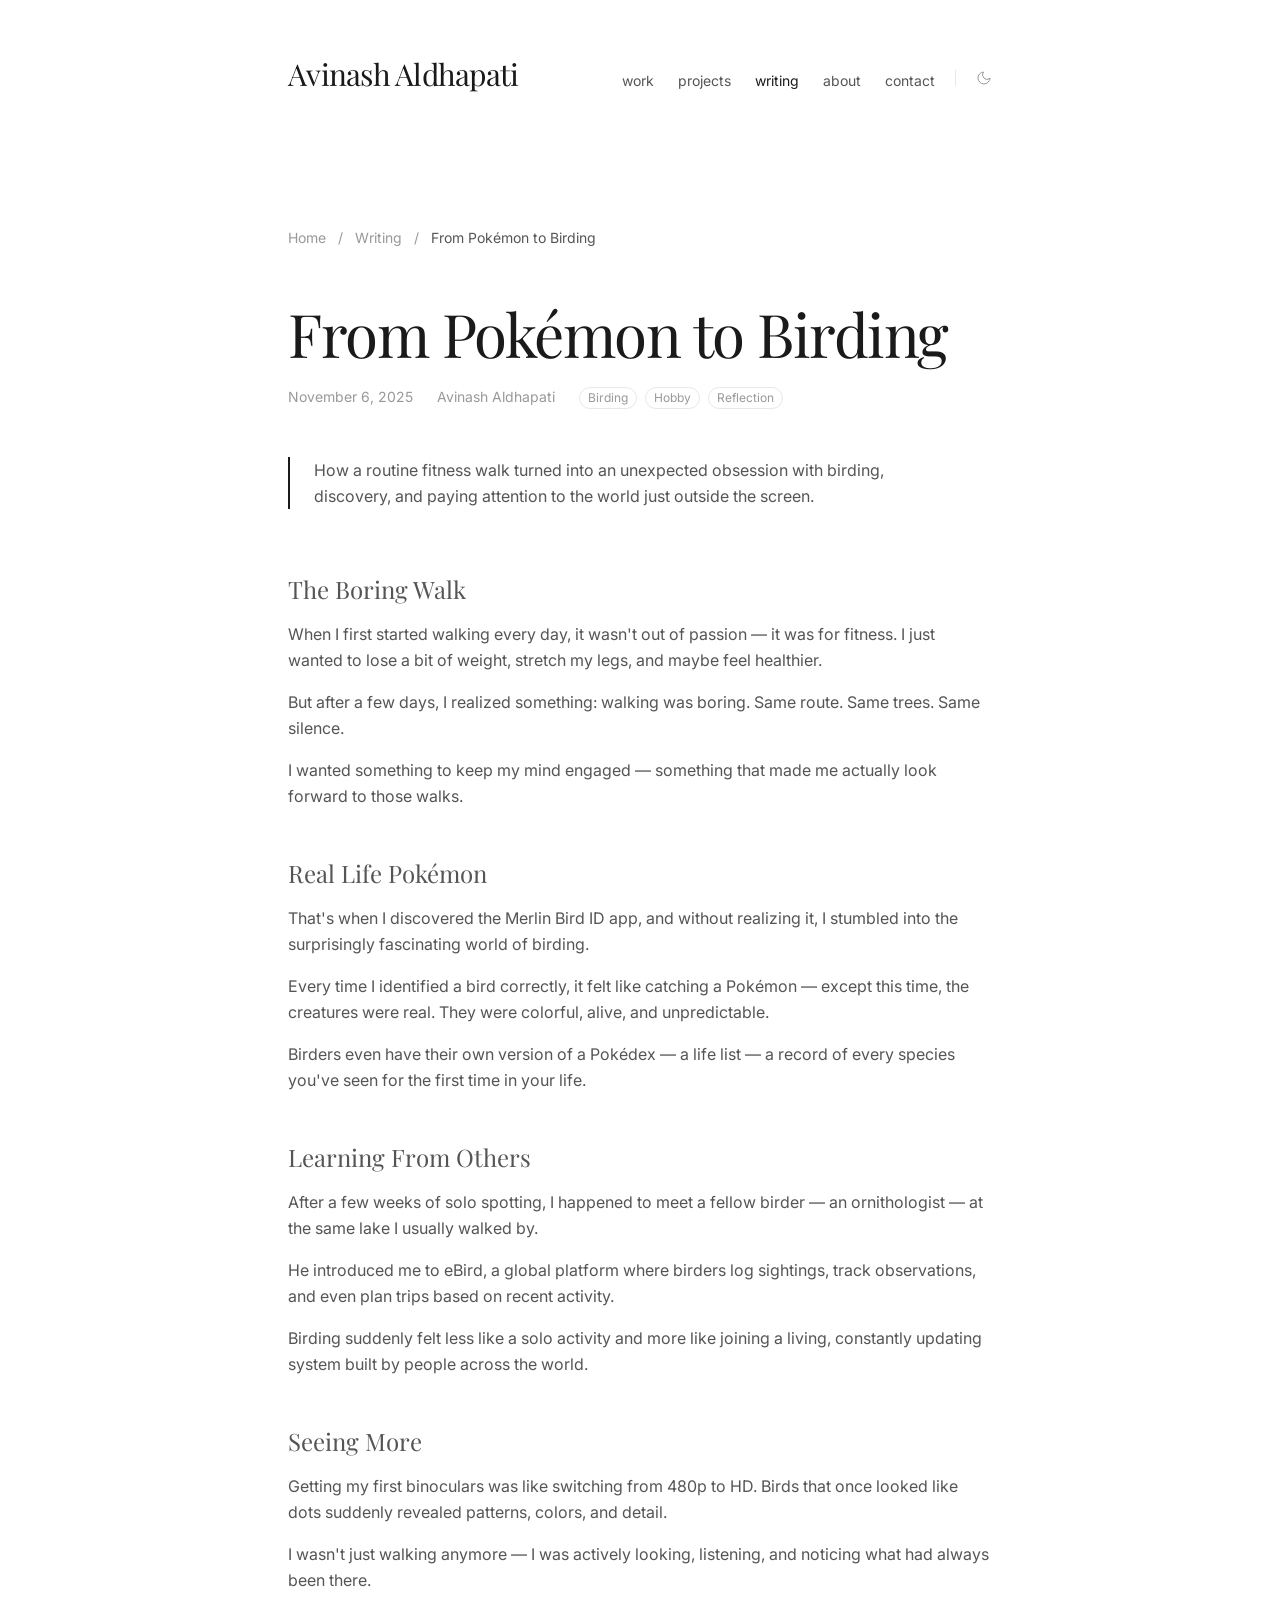
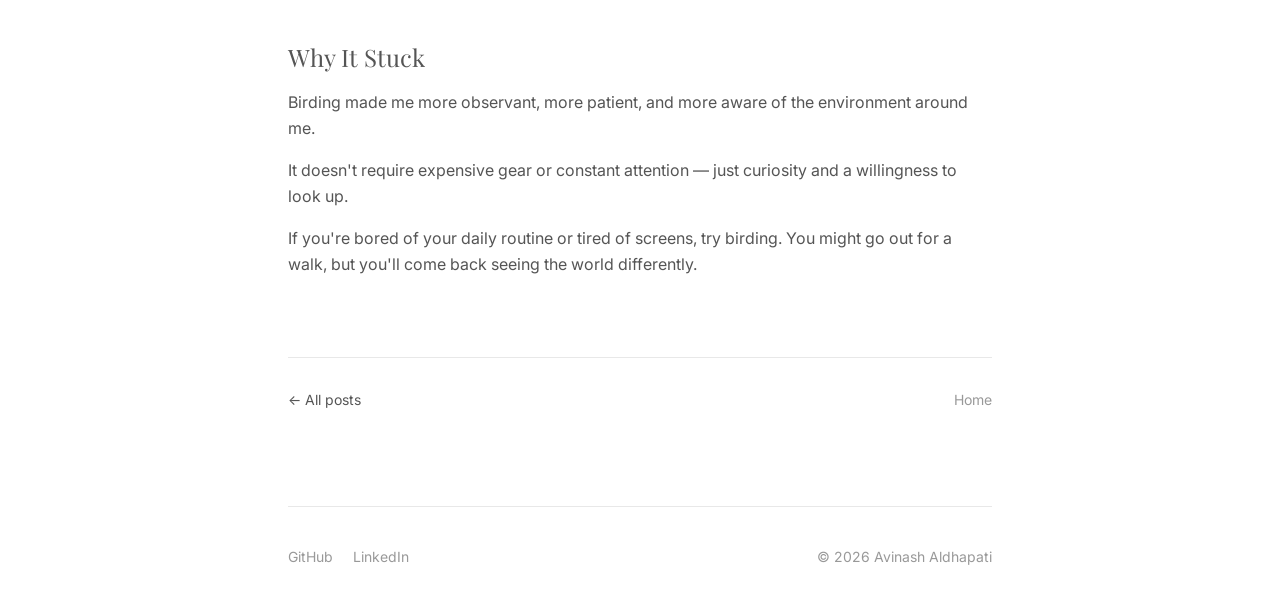
<file: blogs/birding_and_pokemon/index.html>
<!DOCTYPE html><html lang="en" class="scroll-smooth"> <head><meta charset="utf-8"><meta name="viewport" content="width=device-width, initial-scale=1"><link rel="icon" type="image/svg+xml" href="/favicon.svg"><!-- Fonts — Inter (body) + Playfair Display (headings) --><link rel="preconnect" href="https://fonts.googleapis.com"><link rel="preconnect" href="https://fonts.gstatic.com" crossorigin><link href="https://fonts.googleapis.com/css2?family=Inter:wght@300;400;500;600&family=Playfair+Display:ital,wght@0,400;0,500;0,600;0,700;1,400&display=swap" rel="stylesheet"><!-- Dark mode: apply .dark before first paint to prevent flash --><script>
      const theme = localStorage.getItem('theme');
      if (theme === 'dark' || (!theme && window.matchMedia('(prefers-color-scheme: dark)').matches)) {
        document.documentElement.classList.add('dark');
      }
    </script><title>From Pokémon to Birding — Avinash Aldhapati</title><meta name="description" content="How a routine fitness walk turned into an unexpected birding hobby."><meta name="author" content="Avinash Aldhapati"><!-- Open Graph --><meta property="og:title" content="From Pokémon to Birding — Avinash Aldhapati"><meta property="og:description" content="How a routine fitness walk turned into an unexpected birding hobby."><meta property="og:type" content="website"><meta property="og:url" content="https://avinashaldhapati.com/blogs/birding_and_pokemon"><meta property="og:image" content="https://avinashaldhapati.com/og-image.svg"><meta property="og:image:alt" content="From Pokémon to Birding — Avinash Aldhapati"><meta property="og:site_name" content="Avinash Aldhapati"><!-- Twitter / X card --><meta name="twitter:card" content="summary_large_image"><meta name="twitter:title" content="From Pokémon to Birding — Avinash Aldhapati"><meta name="twitter:description" content="How a routine fitness walk turned into an unexpected birding hobby."><meta name="twitter:image" content="https://avinashaldhapati.com/og-image.svg"><!-- Google Analytics --><script async src="https://www.googletagmanager.com/gtag/js?id=G-MCC0FWPRBG"></script><script>
      window.dataLayer = window.dataLayer || [];
      function gtag(){dataLayer.push(arguments);}
      gtag('js', new Date());
      gtag('config', 'G-MCC0FWPRBG');
    </script><link rel="stylesheet" href="/_astro/aboutme.B2PUlvni.css"></head> <body class="min-h-screen flex flex-col"> <!--
      The entire page lives inside a centered column.
      max-w-3xl (~48rem / 768px) keeps line lengths readable.
      Wider sections (like project grids) can break out with their own wrappers.
    --> <div class="mx-auto w-full max-w-3xl px-6 md:px-8 flex flex-col min-h-screen"> <header class="pt-10 pb-8 md:pt-14 md:pb-10"> <nav class="flex flex-col sm:flex-row justify-between items-start sm:items-baseline gap-4"> <!-- Site name — links to home --> <a href="/" class="font-serif text-2xl md:text-3xl tracking-tight text-text hover:opacity-70 transition-opacity">
Avinash Aldhapati
</a> <!-- Right side: nav links + separated toggle --> <div class="flex items-baseline gap-5"> <!-- Navigation links --> <ul class="flex items-baseline gap-6 text-sm text-text-secondary"> <li> <a href="/work" class="link-underline transition-colors hover:text-text">
work
</a> </li> <li> <a href="/projects" class="link-underline transition-colors hover:text-text">
projects
</a> </li> <li> <a href="/blogs" class="link-underline transition-colors hover:text-text text-text after:w-full">
writing
</a> </li> <li> <a href="/aboutme" class="link-underline transition-colors hover:text-text">
about
</a> </li> <li> <a href="/contact" class="link-underline transition-colors hover:text-text">
contact
</a> </li> </ul> <!-- Vertical separator + dark mode toggle --> <span class="hidden sm:block w-px h-4 bg-border"></span> <button id="theme-toggle" class="text-text-tertiary hover:text-text transition-colors cursor-pointer leading-none" aria-label="Toggle dark mode"> <svg id="theme-icon-sun" class="hidden w-4 h-4" viewBox="0 0 24 24" fill="none" stroke="currentColor" stroke-width="1.5" stroke-linecap="round" stroke-linejoin="round"> <circle cx="12" cy="12" r="5"></circle> <line x1="12" y1="1" x2="12" y2="3"></line> <line x1="12" y1="21" x2="12" y2="23"></line> <line x1="4.22" y1="4.22" x2="5.64" y2="5.64"></line> <line x1="18.36" y1="18.36" x2="19.78" y2="19.78"></line> <line x1="1" y1="12" x2="3" y2="12"></line> <line x1="21" y1="12" x2="23" y2="12"></line> <line x1="4.22" y1="19.78" x2="5.64" y2="18.36"></line> <line x1="18.36" y1="5.64" x2="19.78" y2="4.22"></line> </svg> <svg id="theme-icon-moon" class="hidden w-4 h-4" viewBox="0 0 24 24" fill="none" stroke="currentColor" stroke-width="1.5" stroke-linecap="round" stroke-linejoin="round"> <path d="M21 12.79A9 9 0 1 1 11.21 3 7 7 0 0 0 21 12.79z"></path> </svg> </button> </div> </nav> </header> <!-- Dark mode toggle script --> <script type="module">function o(){const e=document.documentElement.classList.contains("dark"),t=document.getElementById("theme-icon-sun"),n=document.getElementById("theme-icon-moon");t&&n&&(t.classList.toggle("hidden",!e),n.classList.toggle("hidden",e))}o();document.getElementById("theme-toggle")?.addEventListener("click",()=>{const e=document.documentElement.classList.toggle("dark");localStorage.setItem("theme",e?"dark":"light"),o()});</script> <main class="flex-grow py-16 md:py-24">  <article> <!-- Breadcrumb --> <nav class="text-sm text-text-tertiary mb-12" aria-label="Breadcrumb"> <a href="/" class="hover:text-text transition-colors">Home</a> <span class="mx-2">/</span> <a href="/blogs" class="hover:text-text transition-colors">Writing</a> <span class="mx-2">/</span> <span class="text-text-secondary">From Pokémon to Birding</span> </nav> <!-- Title --> <header class="mb-12"> <h1 class="font-serif text-4xl md:text-5xl lg:text-6xl leading-tight tracking-tight mb-4"> From Pokémon to Birding </h1> <!-- Meta row --> <div class="flex flex-wrap gap-x-6 gap-y-2 text-sm text-text-tertiary"> <span>November 6, 2025</span> <span>Avinash Aldhapati</span> <div class="flex gap-2"> <span class="text-xs border border-border px-2 py-0.5 rounded-full">Birding</span><span class="text-xs border border-border px-2 py-0.5 rounded-full">Hobby</span><span class="text-xs border border-border px-2 py-0.5 rounded-full">Reflection</span> </div> </div> </header> <!-- Abstract --> <div class="border-l-2 border-text pl-6 mb-16 text-text-secondary leading-relaxed max-w-2xl"> How a routine fitness walk turned into an unexpected obsession with birding, discovery, and paying attention to the world just outside the screen. </div> <!-- Content — the <slot /> receives the page-specific markup --> <div class="prose max-w-none mb-20 text-text-secondary leading-relaxed space-y-6">  <section class="mb-12"> <h2 class="font-serif text-2xl mb-4">The Boring Walk</h2> <p class="mb-4">
When I first started walking every day, it wasn't out of passion — it was for fitness.
        I just wanted to lose a bit of weight, stretch my legs, and maybe feel healthier.
</p> <p class="mb-4">
But after a few days, I realized something: walking was boring. Same route. Same trees.
        Same silence.
</p> <p>
I wanted something to keep my mind engaged — something that made me actually look
        forward to those walks.
</p> </section> <section class="mb-12"> <h2 class="font-serif text-2xl mb-4">Real Life Pokémon</h2> <p class="mb-4">
That's when I discovered the Merlin Bird ID app, and without realizing it, I stumbled
        into the surprisingly fascinating world of birding.
</p> <p class="mb-4">
Every time I identified a bird correctly, it felt like catching a Pokémon — except this
        time, the creatures were real. They were colorful, alive, and unpredictable.
</p> <p>
Birders even have their own version of a Pokédex — a life list — a record of every
        species you've seen for the first time in your life.
</p> </section> <section class="mb-12"> <h2 class="font-serif text-2xl mb-4">Learning From Others</h2> <p class="mb-4">
After a few weeks of solo spotting, I happened to meet a fellow birder — an ornithologist
        — at the same lake I usually walked by.
</p> <p class="mb-4">
He introduced me to eBird, a global platform where birders log sightings, track
        observations, and even plan trips based on recent activity.
</p> <p>
Birding suddenly felt less like a solo activity and more like joining a living, constantly
        updating system built by people across the world.
</p> </section> <section class="mb-12"> <h2 class="font-serif text-2xl mb-4">Seeing More</h2> <p class="mb-4">
Getting my first binoculars was like switching from 480p to HD. Birds that once looked
        like dots suddenly revealed patterns, colors, and detail.
</p> <p>
I wasn't just walking anymore — I was actively looking, listening, and noticing what
        had always been there.
</p> </section> <section> <h2 class="font-serif text-2xl mb-4">Why It Stuck</h2> <p class="mb-4">
Birding made me more observant, more patient, and more aware of the environment around me.
</p> <p class="mb-4">
It doesn't require expensive gear or constant attention — just curiosity and a willingness
        to look up.
</p> <p>
If you're bored of your daily routine or tired of screens, try birding. You might go out
        for a walk, but you'll come back seeing the world differently.
</p> </section>  </div> <!-- Bottom navigation --> <div class="pt-8 border-t border-border flex items-center justify-between text-sm"> <a href="/blogs" class="link-underline text-text-secondary hover:text-text transition-colors">
&larr; All posts
</a> <a href="/" class="link-underline text-text-tertiary hover:text-text transition-colors">
Home
</a> </div> </article>  </main> <footer class="py-10 border-t border-border"> <div class="flex flex-col sm:flex-row justify-between items-start sm:items-center gap-4 text-sm text-text-tertiary"> <!-- Social links --> <div class="flex gap-5"> <a href="https://github.com/deep0ctave" target="_blank" rel="noopener noreferrer" class="hover:text-text transition-colors">
GitHub
</a> <a href="https://www.linkedin.com/in/avinash-aldhapati/" target="_blank" rel="noopener noreferrer" class="hover:text-text transition-colors">
LinkedIn
</a> </div> <!-- Copyright --> <p>&copy; 2026 Avinash Aldhapati</p> </div> </footer> </div> </body></html>
</file>
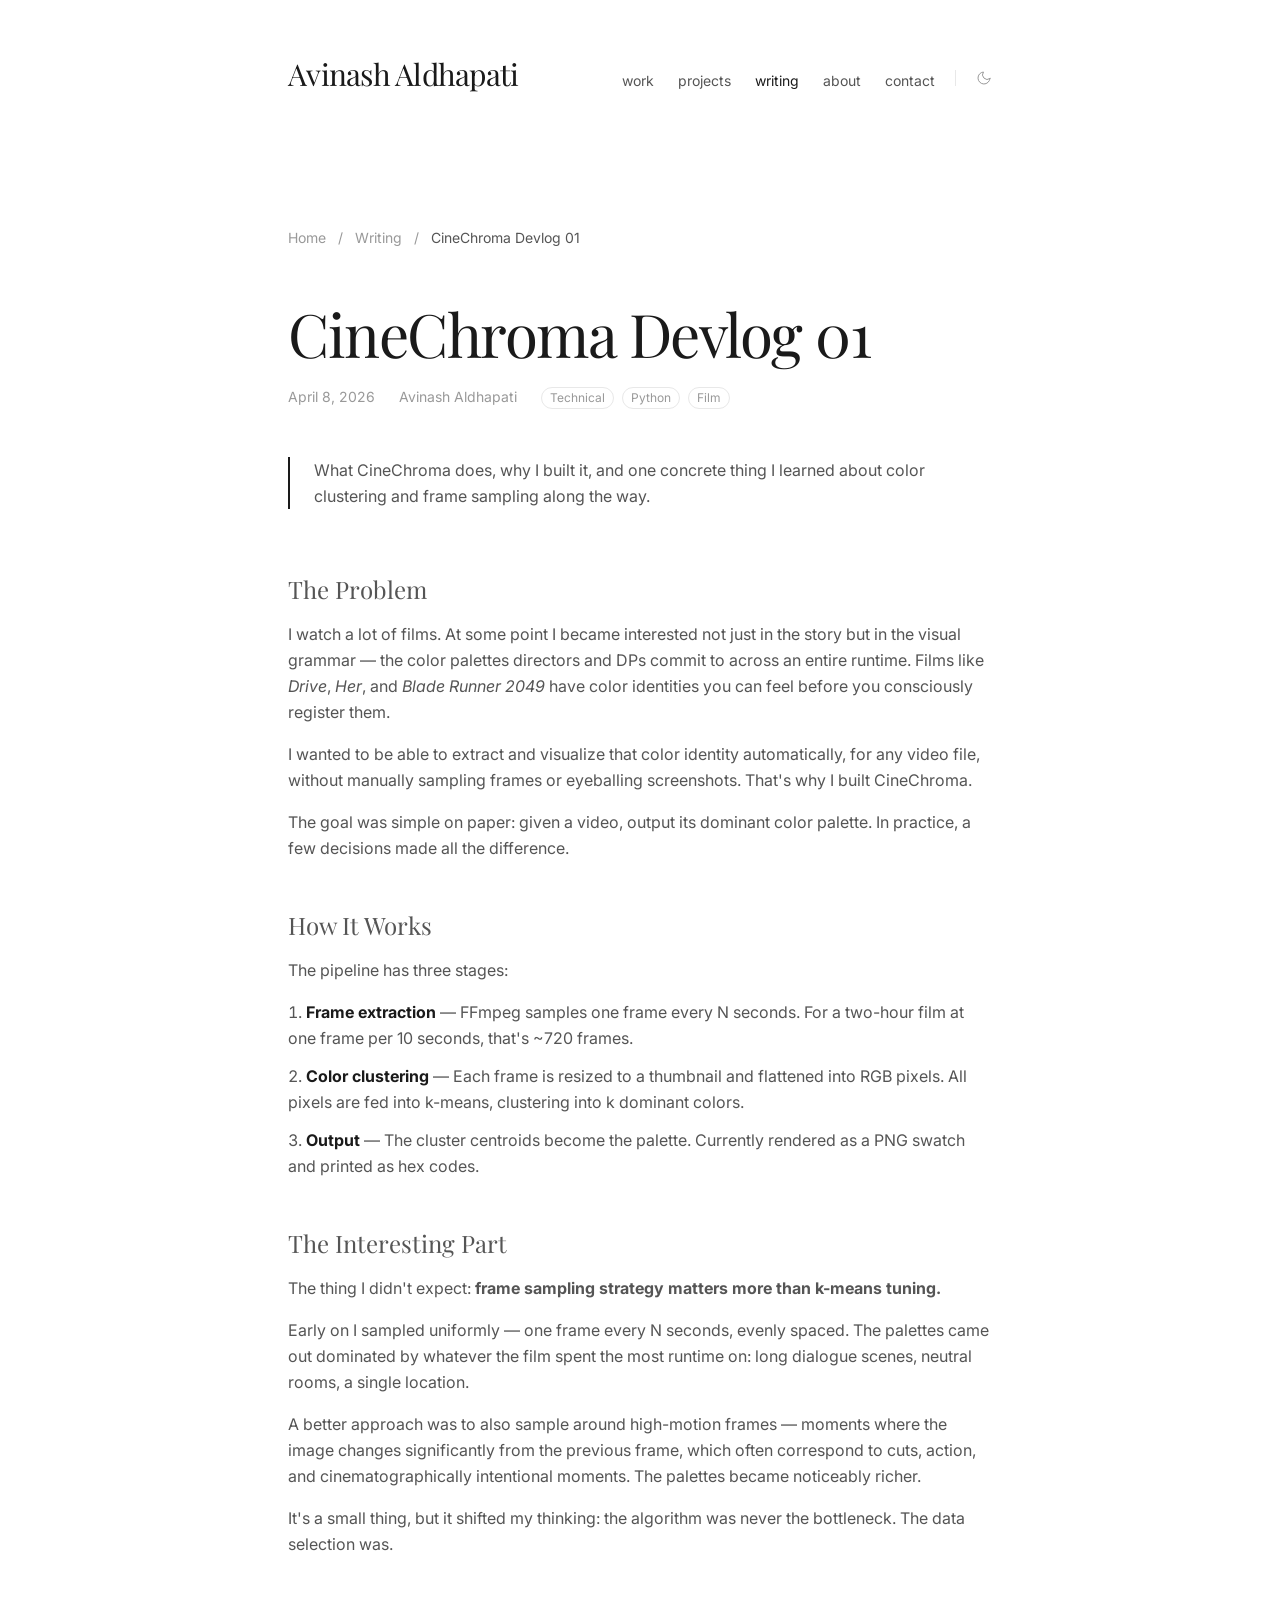
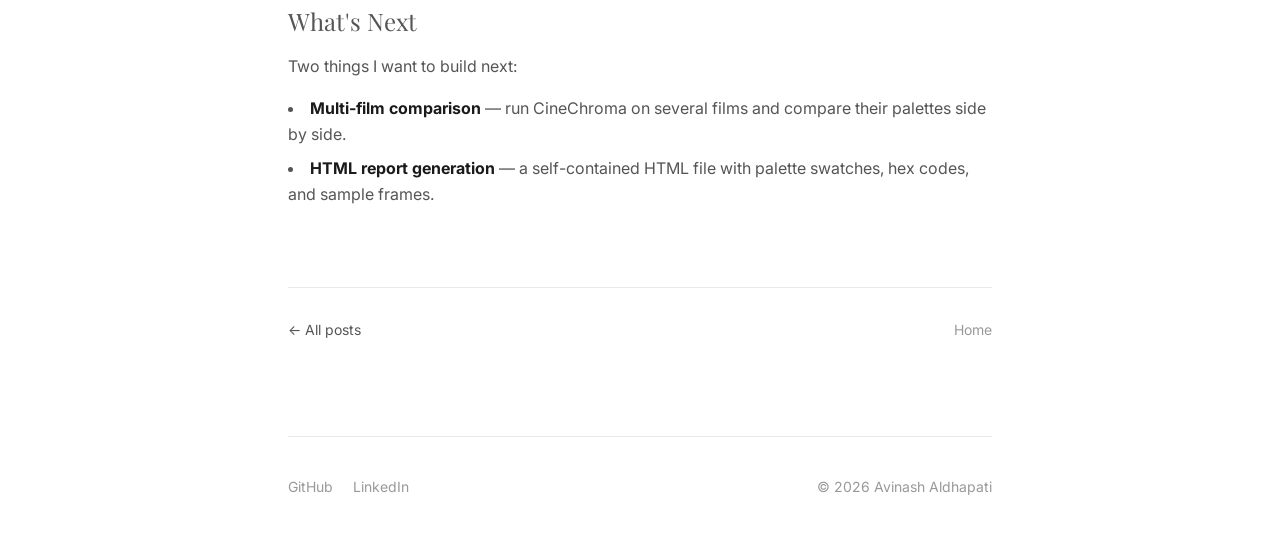
<file: blogs/cinechroma_color_analysis/index.html>
<!DOCTYPE html><html lang="en" class="scroll-smooth"> <head><meta charset="utf-8"><meta name="viewport" content="width=device-width, initial-scale=1"><link rel="icon" type="image/svg+xml" href="/favicon.svg"><!-- Fonts — Inter (body) + Playfair Display (headings) --><link rel="preconnect" href="https://fonts.googleapis.com"><link rel="preconnect" href="https://fonts.gstatic.com" crossorigin><link href="https://fonts.googleapis.com/css2?family=Inter:wght@300;400;500;600&family=Playfair+Display:ital,wght@0,400;0,500;0,600;0,700;1,400&display=swap" rel="stylesheet"><!-- Dark mode: apply .dark before first paint to prevent flash --><script>
      const theme = localStorage.getItem('theme');
      if (theme === 'dark' || (!theme && window.matchMedia('(prefers-color-scheme: dark)').matches)) {
        document.documentElement.classList.add('dark');
      }
    </script><title>CineChroma Devlog 01 — Avinash Aldhapati</title><meta name="description" content="What CineChroma does, why I built it, and what I learned about color clustering and frame sampling."><meta name="author" content="Avinash Aldhapati"><!-- Open Graph --><meta property="og:title" content="CineChroma Devlog 01 — Avinash Aldhapati"><meta property="og:description" content="What CineChroma does, why I built it, and what I learned about color clustering and frame sampling."><meta property="og:type" content="website"><meta property="og:url" content="https://avinashaldhapati.com/blogs/cinechroma_color_analysis"><meta property="og:image" content="https://avinashaldhapati.com/og-image.svg"><meta property="og:image:alt" content="CineChroma Devlog 01 — Avinash Aldhapati"><meta property="og:site_name" content="Avinash Aldhapati"><!-- Twitter / X card --><meta name="twitter:card" content="summary_large_image"><meta name="twitter:title" content="CineChroma Devlog 01 — Avinash Aldhapati"><meta name="twitter:description" content="What CineChroma does, why I built it, and what I learned about color clustering and frame sampling."><meta name="twitter:image" content="https://avinashaldhapati.com/og-image.svg"><!-- Google Analytics --><script async src="https://www.googletagmanager.com/gtag/js?id=G-MCC0FWPRBG"></script><script>
      window.dataLayer = window.dataLayer || [];
      function gtag(){dataLayer.push(arguments);}
      gtag('js', new Date());
      gtag('config', 'G-MCC0FWPRBG');
    </script><link rel="stylesheet" href="/_astro/aboutme.B2PUlvni.css"></head> <body class="min-h-screen flex flex-col"> <!--
      The entire page lives inside a centered column.
      max-w-3xl (~48rem / 768px) keeps line lengths readable.
      Wider sections (like project grids) can break out with their own wrappers.
    --> <div class="mx-auto w-full max-w-3xl px-6 md:px-8 flex flex-col min-h-screen"> <header class="pt-10 pb-8 md:pt-14 md:pb-10"> <nav class="flex flex-col sm:flex-row justify-between items-start sm:items-baseline gap-4"> <!-- Site name — links to home --> <a href="/" class="font-serif text-2xl md:text-3xl tracking-tight text-text hover:opacity-70 transition-opacity">
Avinash Aldhapati
</a> <!-- Right side: nav links + separated toggle --> <div class="flex items-baseline gap-5"> <!-- Navigation links --> <ul class="flex items-baseline gap-6 text-sm text-text-secondary"> <li> <a href="/work" class="link-underline transition-colors hover:text-text">
work
</a> </li> <li> <a href="/projects" class="link-underline transition-colors hover:text-text">
projects
</a> </li> <li> <a href="/blogs" class="link-underline transition-colors hover:text-text text-text after:w-full">
writing
</a> </li> <li> <a href="/aboutme" class="link-underline transition-colors hover:text-text">
about
</a> </li> <li> <a href="/contact" class="link-underline transition-colors hover:text-text">
contact
</a> </li> </ul> <!-- Vertical separator + dark mode toggle --> <span class="hidden sm:block w-px h-4 bg-border"></span> <button id="theme-toggle" class="text-text-tertiary hover:text-text transition-colors cursor-pointer leading-none" aria-label="Toggle dark mode"> <svg id="theme-icon-sun" class="hidden w-4 h-4" viewBox="0 0 24 24" fill="none" stroke="currentColor" stroke-width="1.5" stroke-linecap="round" stroke-linejoin="round"> <circle cx="12" cy="12" r="5"></circle> <line x1="12" y1="1" x2="12" y2="3"></line> <line x1="12" y1="21" x2="12" y2="23"></line> <line x1="4.22" y1="4.22" x2="5.64" y2="5.64"></line> <line x1="18.36" y1="18.36" x2="19.78" y2="19.78"></line> <line x1="1" y1="12" x2="3" y2="12"></line> <line x1="21" y1="12" x2="23" y2="12"></line> <line x1="4.22" y1="19.78" x2="5.64" y2="18.36"></line> <line x1="18.36" y1="5.64" x2="19.78" y2="4.22"></line> </svg> <svg id="theme-icon-moon" class="hidden w-4 h-4" viewBox="0 0 24 24" fill="none" stroke="currentColor" stroke-width="1.5" stroke-linecap="round" stroke-linejoin="round"> <path d="M21 12.79A9 9 0 1 1 11.21 3 7 7 0 0 0 21 12.79z"></path> </svg> </button> </div> </nav> </header> <!-- Dark mode toggle script --> <script type="module">function o(){const e=document.documentElement.classList.contains("dark"),t=document.getElementById("theme-icon-sun"),n=document.getElementById("theme-icon-moon");t&&n&&(t.classList.toggle("hidden",!e),n.classList.toggle("hidden",e))}o();document.getElementById("theme-toggle")?.addEventListener("click",()=>{const e=document.documentElement.classList.toggle("dark");localStorage.setItem("theme",e?"dark":"light"),o()});</script> <main class="flex-grow py-16 md:py-24">  <article> <!-- Breadcrumb --> <nav class="text-sm text-text-tertiary mb-12" aria-label="Breadcrumb"> <a href="/" class="hover:text-text transition-colors">Home</a> <span class="mx-2">/</span> <a href="/blogs" class="hover:text-text transition-colors">Writing</a> <span class="mx-2">/</span> <span class="text-text-secondary">CineChroma Devlog 01</span> </nav> <!-- Title --> <header class="mb-12"> <h1 class="font-serif text-4xl md:text-5xl lg:text-6xl leading-tight tracking-tight mb-4"> CineChroma Devlog 01 </h1> <!-- Meta row --> <div class="flex flex-wrap gap-x-6 gap-y-2 text-sm text-text-tertiary"> <span>April 8, 2026</span> <span>Avinash Aldhapati</span> <div class="flex gap-2"> <span class="text-xs border border-border px-2 py-0.5 rounded-full">Technical</span><span class="text-xs border border-border px-2 py-0.5 rounded-full">Python</span><span class="text-xs border border-border px-2 py-0.5 rounded-full">Film</span> </div> </div> </header> <!-- Abstract --> <div class="border-l-2 border-text pl-6 mb-16 text-text-secondary leading-relaxed max-w-2xl"> What CineChroma does, why I built it, and one concrete thing I learned about color clustering and frame sampling along the way. </div> <!-- Content — the <slot /> receives the page-specific markup --> <div class="prose max-w-none mb-20 text-text-secondary leading-relaxed space-y-6">  <section class="mb-12"> <h2 class="font-serif text-2xl mb-4">The Problem</h2> <p class="mb-4">
I watch a lot of films. At some point I became interested not just in the story but in the
        visual grammar — the color palettes directors and DPs commit to across an entire runtime.
        Films like <em>Drive</em>, <em>Her</em>, and <em>Blade Runner 2049</em> have color identities
        you can feel before you consciously register them.
</p> <p class="mb-4">
I wanted to be able to extract and visualize that color identity automatically, for any
        video file, without manually sampling frames or eyeballing screenshots. That's why I built
        CineChroma.
</p> <p>
The goal was simple on paper: given a video, output its dominant color palette. In practice,
        a few decisions made all the difference.
</p> </section> <section class="mb-12"> <h2 class="font-serif text-2xl mb-4">How It Works</h2> <p class="mb-4">The pipeline has three stages:</p> <ol class="list-decimal list-inside space-y-3 text-text-secondary"> <li> <strong class="text-text">Frame extraction</strong> — FFmpeg samples one frame every N seconds.
          For a two-hour film at one frame per 10 seconds, that's ~720 frames.
</li> <li> <strong class="text-text">Color clustering</strong> — Each frame is resized to a thumbnail and
          flattened into RGB pixels. All pixels are fed into k-means, clustering into k dominant colors.
</li> <li> <strong class="text-text">Output</strong> — The cluster centroids become the palette. Currently
          rendered as a PNG swatch and printed as hex codes.
</li> </ol> </section> <section class="mb-12"> <h2 class="font-serif text-2xl mb-4">The Interesting Part</h2> <p class="mb-4">
The thing I didn't expect: <strong>frame sampling strategy matters more than k-means tuning.</strong> </p> <p class="mb-4">
Early on I sampled uniformly — one frame every N seconds, evenly spaced. The palettes came
        out dominated by whatever the film spent the most runtime on: long dialogue scenes, neutral
        rooms, a single location.
</p> <p class="mb-4">
A better approach was to also sample around high-motion frames — moments where the image
        changes significantly from the previous frame, which often correspond to cuts, action, and
        cinematographically intentional moments. The palettes became noticeably richer.
</p> <p>
It's a small thing, but it shifted my thinking: the algorithm was never the bottleneck.
        The data selection was.
</p> </section> <section> <h2 class="font-serif text-2xl mb-4">What's Next</h2> <p class="mb-4">Two things I want to build next:</p> <ul class="list-disc list-inside space-y-2 text-text-secondary"> <li> <strong class="text-text">Multi-film comparison</strong> — run CineChroma on several films and
          compare their palettes side by side.
</li> <li> <strong class="text-text">HTML report generation</strong> — a self-contained HTML file with
          palette swatches, hex codes, and sample frames.
</li> </ul> </section>  </div> <!-- Bottom navigation --> <div class="pt-8 border-t border-border flex items-center justify-between text-sm"> <a href="/blogs" class="link-underline text-text-secondary hover:text-text transition-colors">
&larr; All posts
</a> <a href="/" class="link-underline text-text-tertiary hover:text-text transition-colors">
Home
</a> </div> </article>  </main> <footer class="py-10 border-t border-border"> <div class="flex flex-col sm:flex-row justify-between items-start sm:items-center gap-4 text-sm text-text-tertiary"> <!-- Social links --> <div class="flex gap-5"> <a href="https://github.com/deep0ctave" target="_blank" rel="noopener noreferrer" class="hover:text-text transition-colors">
GitHub
</a> <a href="https://www.linkedin.com/in/avinash-aldhapati/" target="_blank" rel="noopener noreferrer" class="hover:text-text transition-colors">
LinkedIn
</a> </div> <!-- Copyright --> <p>&copy; 2026 Avinash Aldhapati</p> </div> </footer> </div> </body></html>
</file>
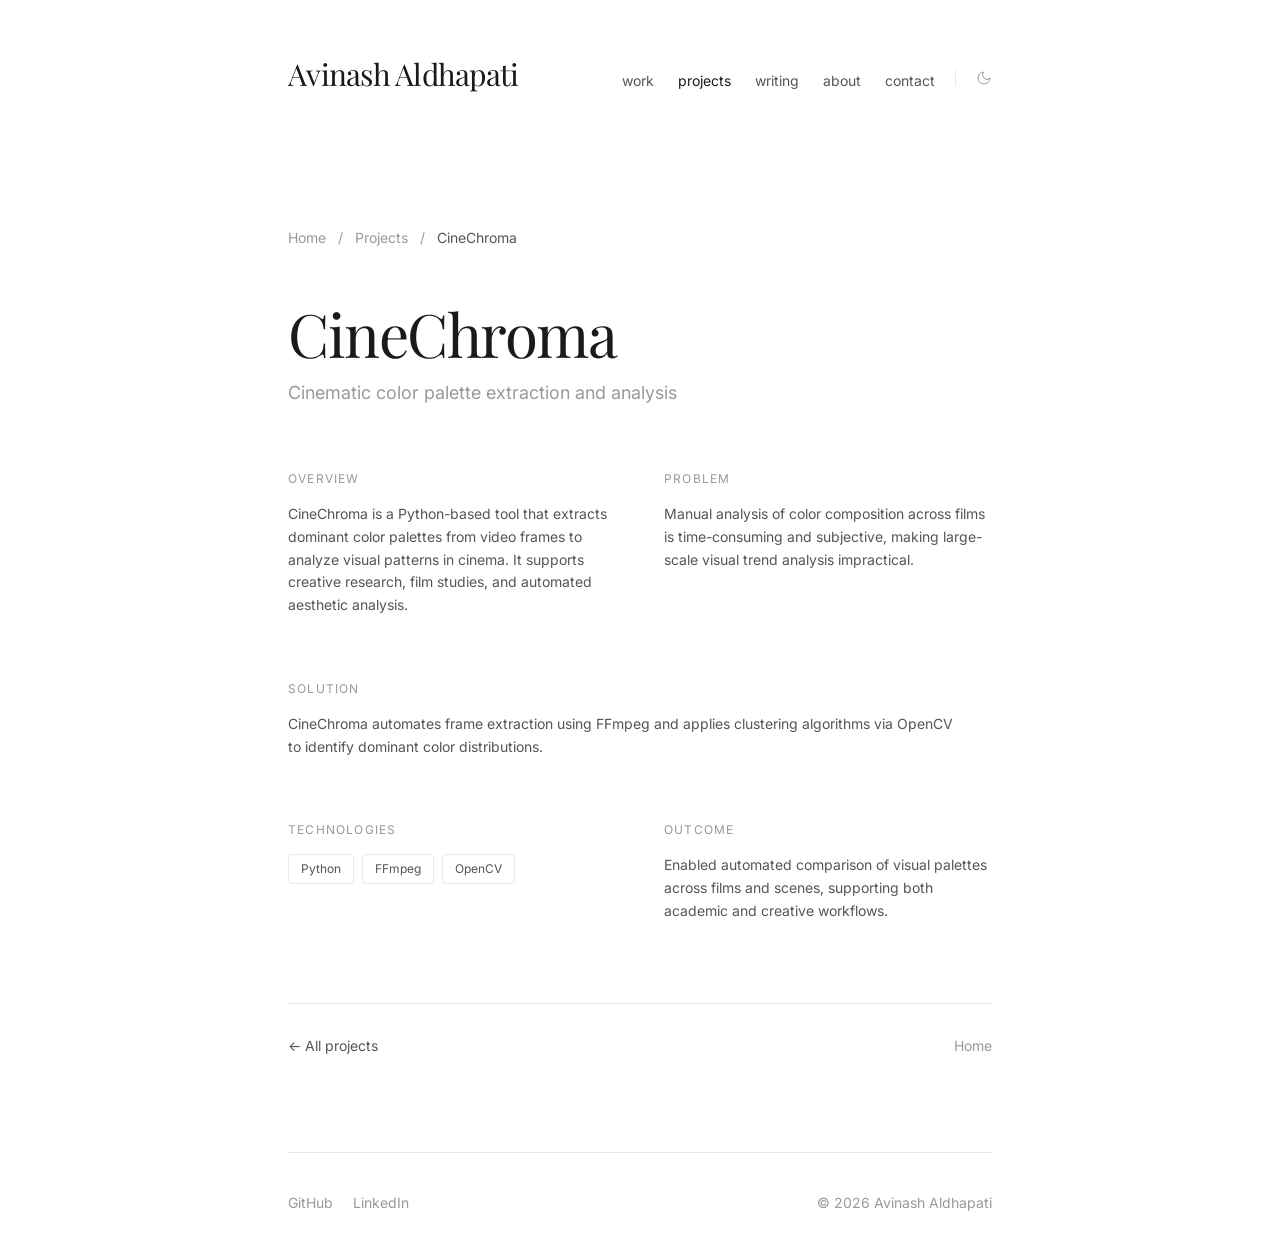
<file: projects/cinechroma/index.html>
<!DOCTYPE html><html lang="en" class="scroll-smooth"> <head><meta charset="utf-8"><meta name="viewport" content="width=device-width, initial-scale=1"><link rel="icon" type="image/svg+xml" href="/favicon.svg"><!-- Fonts — Inter (body) + Playfair Display (headings) --><link rel="preconnect" href="https://fonts.googleapis.com"><link rel="preconnect" href="https://fonts.gstatic.com" crossorigin><link href="https://fonts.googleapis.com/css2?family=Inter:wght@300;400;500;600&family=Playfair+Display:ital,wght@0,400;0,500;0,600;0,700;1,400&display=swap" rel="stylesheet"><!-- Dark mode: apply .dark before first paint to prevent flash --><script>
      const theme = localStorage.getItem('theme');
      if (theme === 'dark' || (!theme && window.matchMedia('(prefers-color-scheme: dark)').matches)) {
        document.documentElement.classList.add('dark');
      }
    </script><title>CineChroma — Avinash Aldhapati</title><meta name="description" content="Automated extraction of dominant color palettes from video frames for cinema analysis."><meta name="author" content="Avinash Aldhapati"><!-- Open Graph --><meta property="og:title" content="CineChroma — Avinash Aldhapati"><meta property="og:description" content="Automated extraction of dominant color palettes from video frames for cinema analysis."><meta property="og:type" content="website"><meta property="og:url" content="https://avinashaldhapati.com/projects/cinechroma"><meta property="og:image" content="https://avinashaldhapati.com/og-image.svg"><meta property="og:image:alt" content="CineChroma — Avinash Aldhapati"><meta property="og:site_name" content="Avinash Aldhapati"><!-- Twitter / X card --><meta name="twitter:card" content="summary_large_image"><meta name="twitter:title" content="CineChroma — Avinash Aldhapati"><meta name="twitter:description" content="Automated extraction of dominant color palettes from video frames for cinema analysis."><meta name="twitter:image" content="https://avinashaldhapati.com/og-image.svg"><!-- Google Analytics --><script async src="https://www.googletagmanager.com/gtag/js?id=G-MCC0FWPRBG"></script><script>
      window.dataLayer = window.dataLayer || [];
      function gtag(){dataLayer.push(arguments);}
      gtag('js', new Date());
      gtag('config', 'G-MCC0FWPRBG');
    </script><link rel="stylesheet" href="/_astro/aboutme.B2PUlvni.css"></head> <body class="min-h-screen flex flex-col"> <!--
      The entire page lives inside a centered column.
      max-w-3xl (~48rem / 768px) keeps line lengths readable.
      Wider sections (like project grids) can break out with their own wrappers.
    --> <div class="mx-auto w-full max-w-3xl px-6 md:px-8 flex flex-col min-h-screen"> <header class="pt-10 pb-8 md:pt-14 md:pb-10"> <nav class="flex flex-col sm:flex-row justify-between items-start sm:items-baseline gap-4"> <!-- Site name — links to home --> <a href="/" class="font-serif text-2xl md:text-3xl tracking-tight text-text hover:opacity-70 transition-opacity">
Avinash Aldhapati
</a> <!-- Right side: nav links + separated toggle --> <div class="flex items-baseline gap-5"> <!-- Navigation links --> <ul class="flex items-baseline gap-6 text-sm text-text-secondary"> <li> <a href="/work" class="link-underline transition-colors hover:text-text">
work
</a> </li> <li> <a href="/projects" class="link-underline transition-colors hover:text-text text-text after:w-full">
projects
</a> </li> <li> <a href="/blogs" class="link-underline transition-colors hover:text-text">
writing
</a> </li> <li> <a href="/aboutme" class="link-underline transition-colors hover:text-text">
about
</a> </li> <li> <a href="/contact" class="link-underline transition-colors hover:text-text">
contact
</a> </li> </ul> <!-- Vertical separator + dark mode toggle --> <span class="hidden sm:block w-px h-4 bg-border"></span> <button id="theme-toggle" class="text-text-tertiary hover:text-text transition-colors cursor-pointer leading-none" aria-label="Toggle dark mode"> <svg id="theme-icon-sun" class="hidden w-4 h-4" viewBox="0 0 24 24" fill="none" stroke="currentColor" stroke-width="1.5" stroke-linecap="round" stroke-linejoin="round"> <circle cx="12" cy="12" r="5"></circle> <line x1="12" y1="1" x2="12" y2="3"></line> <line x1="12" y1="21" x2="12" y2="23"></line> <line x1="4.22" y1="4.22" x2="5.64" y2="5.64"></line> <line x1="18.36" y1="18.36" x2="19.78" y2="19.78"></line> <line x1="1" y1="12" x2="3" y2="12"></line> <line x1="21" y1="12" x2="23" y2="12"></line> <line x1="4.22" y1="19.78" x2="5.64" y2="18.36"></line> <line x1="18.36" y1="5.64" x2="19.78" y2="4.22"></line> </svg> <svg id="theme-icon-moon" class="hidden w-4 h-4" viewBox="0 0 24 24" fill="none" stroke="currentColor" stroke-width="1.5" stroke-linecap="round" stroke-linejoin="round"> <path d="M21 12.79A9 9 0 1 1 11.21 3 7 7 0 0 0 21 12.79z"></path> </svg> </button> </div> </nav> </header> <!-- Dark mode toggle script --> <script type="module">function o(){const e=document.documentElement.classList.contains("dark"),t=document.getElementById("theme-icon-sun"),n=document.getElementById("theme-icon-moon");t&&n&&(t.classList.toggle("hidden",!e),n.classList.toggle("hidden",e))}o();document.getElementById("theme-toggle")?.addEventListener("click",()=>{const e=document.documentElement.classList.toggle("dark");localStorage.setItem("theme",e?"dark":"light"),o()});</script> <main class="flex-grow py-16 md:py-24">  <article> <!-- Breadcrumb --> <nav class="text-sm text-text-tertiary mb-12" aria-label="Breadcrumb"> <a href="/" class="hover:text-text transition-colors">Home</a> <span class="mx-2">/</span> <a href="/projects" class="hover:text-text transition-colors">Projects</a> <span class="mx-2">/</span> <span class="text-text-secondary">CineChroma</span> </nav> <!-- Title --> <header class="mb-16"> <h1 class="font-serif text-4xl md:text-5xl lg:text-6xl leading-tight tracking-tight mb-2"> CineChroma </h1> <p class="text-text-tertiary text-lg">Cinematic color palette extraction and analysis</p> </header> <!-- Content --> <div class="space-y-16">  <div class="grid grid-cols-1 md:grid-cols-2 gap-12"> <section> <h2 class="text-xs uppercase tracking-widest text-text-tertiary mb-4">Overview</h2> <p class="text-text-secondary text-sm leading-relaxed">
CineChroma is a Python-based tool that extracts dominant color palettes from video
          frames to analyze visual patterns in cinema. It supports creative research, film studies,
          and automated aesthetic analysis.
</p> </section> <section> <h2 class="text-xs uppercase tracking-widest text-text-tertiary mb-4">Problem</h2> <p class="text-text-secondary text-sm leading-relaxed">
Manual analysis of color composition across films is time-consuming and subjective,
          making large-scale visual trend analysis impractical.
</p> </section> </div> <section> <h2 class="text-xs uppercase tracking-widest text-text-tertiary mb-4">Solution</h2> <p class="text-text-secondary text-sm leading-relaxed max-w-2xl">
CineChroma automates frame extraction using FFmpeg and applies clustering algorithms
        via OpenCV to identify dominant color distributions.
</p> </section> <div class="grid grid-cols-1 md:grid-cols-2 gap-12"> <section> <h2 class="text-xs uppercase tracking-widest text-text-tertiary mb-4">Technologies</h2> <div class="flex flex-wrap gap-2"> <span class="text-xs border border-border px-3 py-1.5 rounded text-text-secondary">Python</span> <span class="text-xs border border-border px-3 py-1.5 rounded text-text-secondary">FFmpeg</span> <span class="text-xs border border-border px-3 py-1.5 rounded text-text-secondary">OpenCV</span> </div> </section> <section> <h2 class="text-xs uppercase tracking-widest text-text-tertiary mb-4">Outcome</h2> <p class="text-text-secondary text-sm leading-relaxed">
Enabled automated comparison of visual palettes across films and scenes,
          supporting both academic and creative workflows.
</p> </section> </div>  </div> <!-- Bottom navigation --> <div class="pt-8 mt-20 border-t border-border flex items-center justify-between text-sm"> <a href="/projects" class="link-underline text-text-secondary hover:text-text transition-colors">
&larr; All projects
</a>  <a href="/" class="link-underline text-text-tertiary hover:text-text transition-colors">
Home
</a> </div> </article>  </main> <footer class="py-10 border-t border-border"> <div class="flex flex-col sm:flex-row justify-between items-start sm:items-center gap-4 text-sm text-text-tertiary"> <!-- Social links --> <div class="flex gap-5"> <a href="https://github.com/deep0ctave" target="_blank" rel="noopener noreferrer" class="hover:text-text transition-colors">
GitHub
</a> <a href="https://www.linkedin.com/in/avinash-aldhapati/" target="_blank" rel="noopener noreferrer" class="hover:text-text transition-colors">
LinkedIn
</a> </div> <!-- Copyright --> <p>&copy; 2026 Avinash Aldhapati</p> </div> </footer> </div> </body></html>
</file>
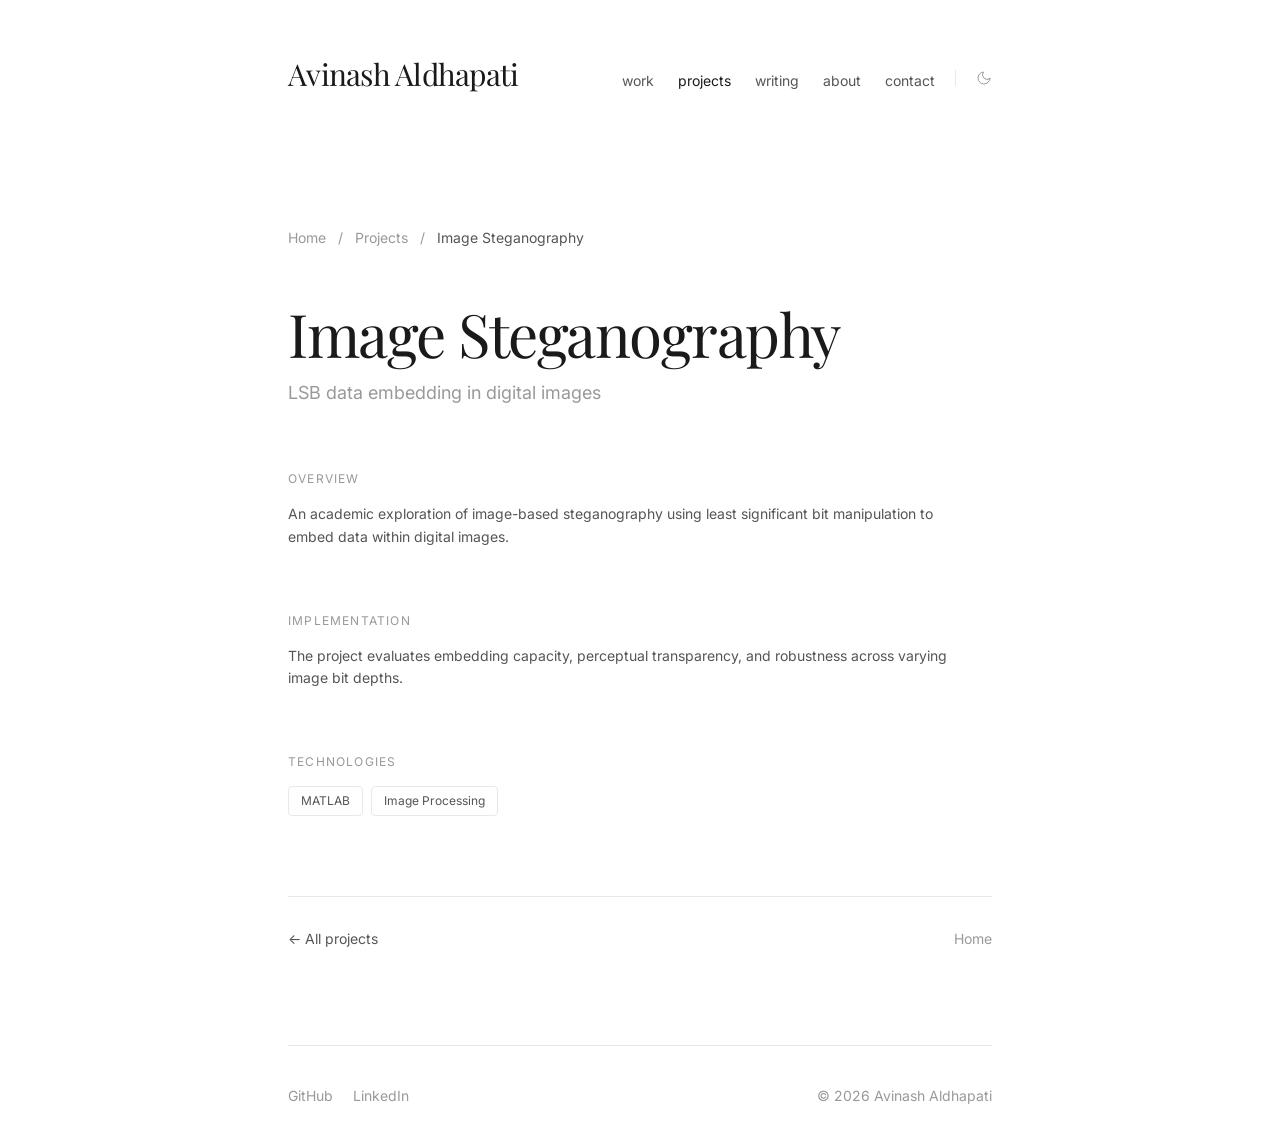
<file: projects/image_steganography/index.html>
<!DOCTYPE html><html lang="en" class="scroll-smooth"> <head><meta charset="utf-8"><meta name="viewport" content="width=device-width, initial-scale=1"><link rel="icon" type="image/svg+xml" href="/favicon.svg"><!-- Fonts — Inter (body) + Playfair Display (headings) --><link rel="preconnect" href="https://fonts.googleapis.com"><link rel="preconnect" href="https://fonts.gstatic.com" crossorigin><link href="https://fonts.googleapis.com/css2?family=Inter:wght@300;400;500;600&family=Playfair+Display:ital,wght@0,400;0,500;0,600;0,700;1,400&display=swap" rel="stylesheet"><!-- Dark mode: apply .dark before first paint to prevent flash --><script>
      const theme = localStorage.getItem('theme');
      if (theme === 'dark' || (!theme && window.matchMedia('(prefers-color-scheme: dark)').matches)) {
        document.documentElement.classList.add('dark');
      }
    </script><title>Image Steganography — Avinash Aldhapati</title><meta name="description" content="LSB-based image steganography using MATLAB."><meta name="author" content="Avinash Aldhapati"><!-- Open Graph --><meta property="og:title" content="Image Steganography — Avinash Aldhapati"><meta property="og:description" content="LSB-based image steganography using MATLAB."><meta property="og:type" content="website"><meta property="og:url" content="https://avinashaldhapati.com/projects/image_steganography"><meta property="og:image" content="https://avinashaldhapati.com/og-image.svg"><meta property="og:image:alt" content="Image Steganography — Avinash Aldhapati"><meta property="og:site_name" content="Avinash Aldhapati"><!-- Twitter / X card --><meta name="twitter:card" content="summary_large_image"><meta name="twitter:title" content="Image Steganography — Avinash Aldhapati"><meta name="twitter:description" content="LSB-based image steganography using MATLAB."><meta name="twitter:image" content="https://avinashaldhapati.com/og-image.svg"><!-- Google Analytics --><script async src="https://www.googletagmanager.com/gtag/js?id=G-MCC0FWPRBG"></script><script>
      window.dataLayer = window.dataLayer || [];
      function gtag(){dataLayer.push(arguments);}
      gtag('js', new Date());
      gtag('config', 'G-MCC0FWPRBG');
    </script><link rel="stylesheet" href="/_astro/aboutme.B2PUlvni.css"></head> <body class="min-h-screen flex flex-col"> <!--
      The entire page lives inside a centered column.
      max-w-3xl (~48rem / 768px) keeps line lengths readable.
      Wider sections (like project grids) can break out with their own wrappers.
    --> <div class="mx-auto w-full max-w-3xl px-6 md:px-8 flex flex-col min-h-screen"> <header class="pt-10 pb-8 md:pt-14 md:pb-10"> <nav class="flex flex-col sm:flex-row justify-between items-start sm:items-baseline gap-4"> <!-- Site name — links to home --> <a href="/" class="font-serif text-2xl md:text-3xl tracking-tight text-text hover:opacity-70 transition-opacity">
Avinash Aldhapati
</a> <!-- Right side: nav links + separated toggle --> <div class="flex items-baseline gap-5"> <!-- Navigation links --> <ul class="flex items-baseline gap-6 text-sm text-text-secondary"> <li> <a href="/work" class="link-underline transition-colors hover:text-text">
work
</a> </li> <li> <a href="/projects" class="link-underline transition-colors hover:text-text text-text after:w-full">
projects
</a> </li> <li> <a href="/blogs" class="link-underline transition-colors hover:text-text">
writing
</a> </li> <li> <a href="/aboutme" class="link-underline transition-colors hover:text-text">
about
</a> </li> <li> <a href="/contact" class="link-underline transition-colors hover:text-text">
contact
</a> </li> </ul> <!-- Vertical separator + dark mode toggle --> <span class="hidden sm:block w-px h-4 bg-border"></span> <button id="theme-toggle" class="text-text-tertiary hover:text-text transition-colors cursor-pointer leading-none" aria-label="Toggle dark mode"> <svg id="theme-icon-sun" class="hidden w-4 h-4" viewBox="0 0 24 24" fill="none" stroke="currentColor" stroke-width="1.5" stroke-linecap="round" stroke-linejoin="round"> <circle cx="12" cy="12" r="5"></circle> <line x1="12" y1="1" x2="12" y2="3"></line> <line x1="12" y1="21" x2="12" y2="23"></line> <line x1="4.22" y1="4.22" x2="5.64" y2="5.64"></line> <line x1="18.36" y1="18.36" x2="19.78" y2="19.78"></line> <line x1="1" y1="12" x2="3" y2="12"></line> <line x1="21" y1="12" x2="23" y2="12"></line> <line x1="4.22" y1="19.78" x2="5.64" y2="18.36"></line> <line x1="18.36" y1="5.64" x2="19.78" y2="4.22"></line> </svg> <svg id="theme-icon-moon" class="hidden w-4 h-4" viewBox="0 0 24 24" fill="none" stroke="currentColor" stroke-width="1.5" stroke-linecap="round" stroke-linejoin="round"> <path d="M21 12.79A9 9 0 1 1 11.21 3 7 7 0 0 0 21 12.79z"></path> </svg> </button> </div> </nav> </header> <!-- Dark mode toggle script --> <script type="module">function o(){const e=document.documentElement.classList.contains("dark"),t=document.getElementById("theme-icon-sun"),n=document.getElementById("theme-icon-moon");t&&n&&(t.classList.toggle("hidden",!e),n.classList.toggle("hidden",e))}o();document.getElementById("theme-toggle")?.addEventListener("click",()=>{const e=document.documentElement.classList.toggle("dark");localStorage.setItem("theme",e?"dark":"light"),o()});</script> <main class="flex-grow py-16 md:py-24">  <article> <!-- Breadcrumb --> <nav class="text-sm text-text-tertiary mb-12" aria-label="Breadcrumb"> <a href="/" class="hover:text-text transition-colors">Home</a> <span class="mx-2">/</span> <a href="/projects" class="hover:text-text transition-colors">Projects</a> <span class="mx-2">/</span> <span class="text-text-secondary">Image Steganography</span> </nav> <!-- Title --> <header class="mb-16"> <h1 class="font-serif text-4xl md:text-5xl lg:text-6xl leading-tight tracking-tight mb-2"> Image Steganography </h1> <p class="text-text-tertiary text-lg">LSB data embedding in digital images</p> </header> <!-- Content --> <div class="space-y-16">  <section> <h2 class="text-xs uppercase tracking-widest text-text-tertiary mb-4">Overview</h2> <p class="text-text-secondary text-sm leading-relaxed max-w-2xl">
An academic exploration of image-based steganography using least significant bit
        manipulation to embed data within digital images.
</p> </section> <section> <h2 class="text-xs uppercase tracking-widest text-text-tertiary mb-4">Implementation</h2> <p class="text-text-secondary text-sm leading-relaxed max-w-2xl">
The project evaluates embedding capacity, perceptual transparency,
        and robustness across varying image bit depths.
</p> </section> <section> <h2 class="text-xs uppercase tracking-widest text-text-tertiary mb-4">Technologies</h2> <div class="flex flex-wrap gap-2"> <span class="text-xs border border-border px-3 py-1.5 rounded text-text-secondary">MATLAB</span> <span class="text-xs border border-border px-3 py-1.5 rounded text-text-secondary">Image Processing</span> </div> </section>  </div> <!-- Bottom navigation --> <div class="pt-8 mt-20 border-t border-border flex items-center justify-between text-sm"> <a href="/projects" class="link-underline text-text-secondary hover:text-text transition-colors">
&larr; All projects
</a>  <a href="/" class="link-underline text-text-tertiary hover:text-text transition-colors">
Home
</a> </div> </article>  </main> <footer class="py-10 border-t border-border"> <div class="flex flex-col sm:flex-row justify-between items-start sm:items-center gap-4 text-sm text-text-tertiary"> <!-- Social links --> <div class="flex gap-5"> <a href="https://github.com/deep0ctave" target="_blank" rel="noopener noreferrer" class="hover:text-text transition-colors">
GitHub
</a> <a href="https://www.linkedin.com/in/avinash-aldhapati/" target="_blank" rel="noopener noreferrer" class="hover:text-text transition-colors">
LinkedIn
</a> </div> <!-- Copyright --> <p>&copy; 2026 Avinash Aldhapati</p> </div> </footer> </div> </body></html>
</file>
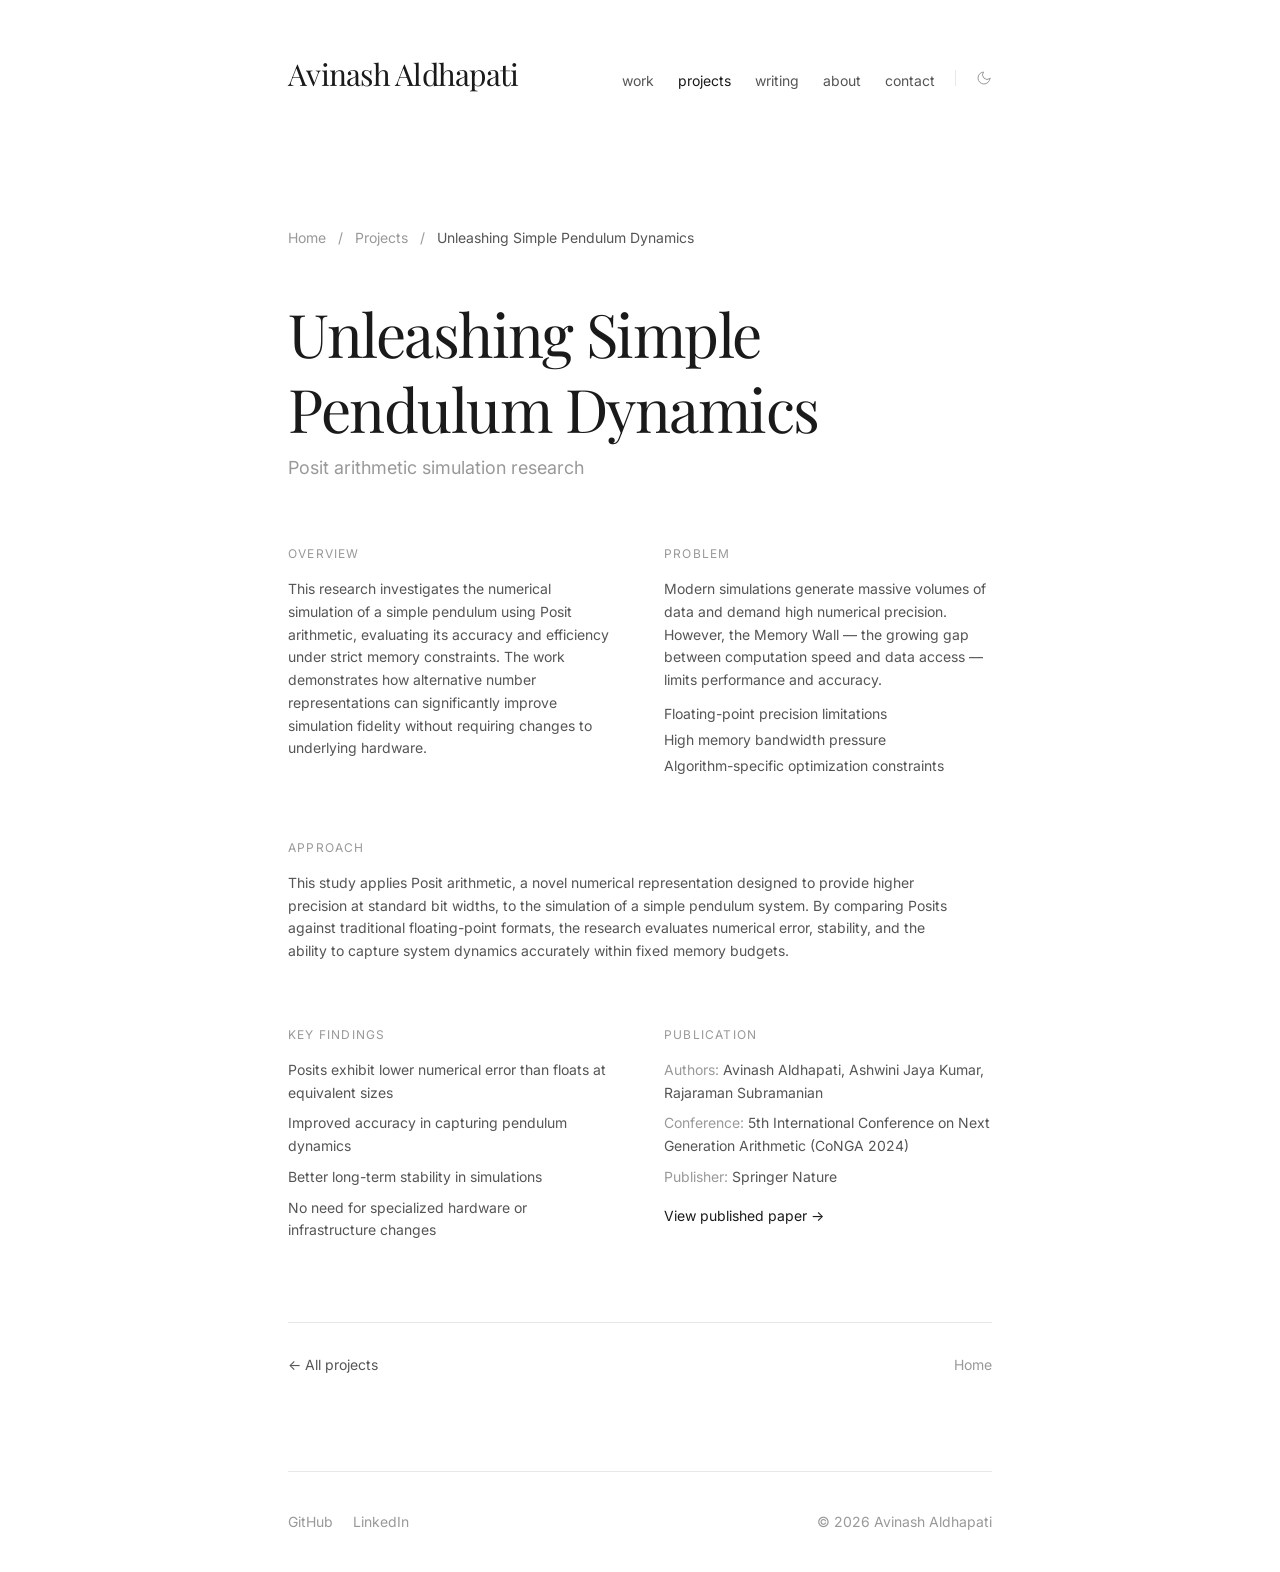
<file: projects/posit_research/index.html>
<!DOCTYPE html><html lang="en" class="scroll-smooth"> <head><meta charset="utf-8"><meta name="viewport" content="width=device-width, initial-scale=1"><link rel="icon" type="image/svg+xml" href="/favicon.svg"><!-- Fonts — Inter (body) + Playfair Display (headings) --><link rel="preconnect" href="https://fonts.googleapis.com"><link rel="preconnect" href="https://fonts.gstatic.com" crossorigin><link href="https://fonts.googleapis.com/css2?family=Inter:wght@300;400;500;600&family=Playfair+Display:ital,wght@0,400;0,500;0,600;0,700;1,400&display=swap" rel="stylesheet"><!-- Dark mode: apply .dark before first paint to prevent flash --><script>
      const theme = localStorage.getItem('theme');
      if (theme === 'dark' || (!theme && window.matchMedia('(prefers-color-scheme: dark)').matches)) {
        document.documentElement.classList.add('dark');
      }
    </script><title>Pendulum Simulation Research — Avinash Aldhapati</title><meta name="description" content="Springer-published research analyzing simple pendulum dynamics using Posit arithmetic."><meta name="author" content="Avinash Aldhapati"><!-- Open Graph --><meta property="og:title" content="Pendulum Simulation Research — Avinash Aldhapati"><meta property="og:description" content="Springer-published research analyzing simple pendulum dynamics using Posit arithmetic."><meta property="og:type" content="website"><meta property="og:url" content="https://avinashaldhapati.com/projects/posit_research"><meta property="og:image" content="https://avinashaldhapati.com/og-image.svg"><meta property="og:image:alt" content="Pendulum Simulation Research — Avinash Aldhapati"><meta property="og:site_name" content="Avinash Aldhapati"><!-- Twitter / X card --><meta name="twitter:card" content="summary_large_image"><meta name="twitter:title" content="Pendulum Simulation Research — Avinash Aldhapati"><meta name="twitter:description" content="Springer-published research analyzing simple pendulum dynamics using Posit arithmetic."><meta name="twitter:image" content="https://avinashaldhapati.com/og-image.svg"><!-- Google Analytics --><script async src="https://www.googletagmanager.com/gtag/js?id=G-MCC0FWPRBG"></script><script>
      window.dataLayer = window.dataLayer || [];
      function gtag(){dataLayer.push(arguments);}
      gtag('js', new Date());
      gtag('config', 'G-MCC0FWPRBG');
    </script><link rel="stylesheet" href="/_astro/aboutme.B2PUlvni.css"></head> <body class="min-h-screen flex flex-col"> <!--
      The entire page lives inside a centered column.
      max-w-3xl (~48rem / 768px) keeps line lengths readable.
      Wider sections (like project grids) can break out with their own wrappers.
    --> <div class="mx-auto w-full max-w-3xl px-6 md:px-8 flex flex-col min-h-screen"> <header class="pt-10 pb-8 md:pt-14 md:pb-10"> <nav class="flex flex-col sm:flex-row justify-between items-start sm:items-baseline gap-4"> <!-- Site name — links to home --> <a href="/" class="font-serif text-2xl md:text-3xl tracking-tight text-text hover:opacity-70 transition-opacity">
Avinash Aldhapati
</a> <!-- Right side: nav links + separated toggle --> <div class="flex items-baseline gap-5"> <!-- Navigation links --> <ul class="flex items-baseline gap-6 text-sm text-text-secondary"> <li> <a href="/work" class="link-underline transition-colors hover:text-text">
work
</a> </li> <li> <a href="/projects" class="link-underline transition-colors hover:text-text text-text after:w-full">
projects
</a> </li> <li> <a href="/blogs" class="link-underline transition-colors hover:text-text">
writing
</a> </li> <li> <a href="/aboutme" class="link-underline transition-colors hover:text-text">
about
</a> </li> <li> <a href="/contact" class="link-underline transition-colors hover:text-text">
contact
</a> </li> </ul> <!-- Vertical separator + dark mode toggle --> <span class="hidden sm:block w-px h-4 bg-border"></span> <button id="theme-toggle" class="text-text-tertiary hover:text-text transition-colors cursor-pointer leading-none" aria-label="Toggle dark mode"> <svg id="theme-icon-sun" class="hidden w-4 h-4" viewBox="0 0 24 24" fill="none" stroke="currentColor" stroke-width="1.5" stroke-linecap="round" stroke-linejoin="round"> <circle cx="12" cy="12" r="5"></circle> <line x1="12" y1="1" x2="12" y2="3"></line> <line x1="12" y1="21" x2="12" y2="23"></line> <line x1="4.22" y1="4.22" x2="5.64" y2="5.64"></line> <line x1="18.36" y1="18.36" x2="19.78" y2="19.78"></line> <line x1="1" y1="12" x2="3" y2="12"></line> <line x1="21" y1="12" x2="23" y2="12"></line> <line x1="4.22" y1="19.78" x2="5.64" y2="18.36"></line> <line x1="18.36" y1="5.64" x2="19.78" y2="4.22"></line> </svg> <svg id="theme-icon-moon" class="hidden w-4 h-4" viewBox="0 0 24 24" fill="none" stroke="currentColor" stroke-width="1.5" stroke-linecap="round" stroke-linejoin="round"> <path d="M21 12.79A9 9 0 1 1 11.21 3 7 7 0 0 0 21 12.79z"></path> </svg> </button> </div> </nav> </header> <!-- Dark mode toggle script --> <script type="module">function o(){const e=document.documentElement.classList.contains("dark"),t=document.getElementById("theme-icon-sun"),n=document.getElementById("theme-icon-moon");t&&n&&(t.classList.toggle("hidden",!e),n.classList.toggle("hidden",e))}o();document.getElementById("theme-toggle")?.addEventListener("click",()=>{const e=document.documentElement.classList.toggle("dark");localStorage.setItem("theme",e?"dark":"light"),o()});</script> <main class="flex-grow py-16 md:py-24">  <article> <!-- Breadcrumb --> <nav class="text-sm text-text-tertiary mb-12" aria-label="Breadcrumb"> <a href="/" class="hover:text-text transition-colors">Home</a> <span class="mx-2">/</span> <a href="/projects" class="hover:text-text transition-colors">Projects</a> <span class="mx-2">/</span> <span class="text-text-secondary">Unleashing Simple Pendulum Dynamics</span> </nav> <!-- Title --> <header class="mb-16"> <h1 class="font-serif text-4xl md:text-5xl lg:text-6xl leading-tight tracking-tight mb-2"> Unleashing Simple Pendulum Dynamics </h1> <p class="text-text-tertiary text-lg">Posit arithmetic simulation research</p> </header> <!-- Content --> <div class="space-y-16">  <div class="grid grid-cols-1 md:grid-cols-2 gap-12"> <section> <h2 class="text-xs uppercase tracking-widest text-text-tertiary mb-4">Overview</h2> <p class="text-text-secondary text-sm leading-relaxed">
This research investigates the numerical simulation of a simple pendulum using
          Posit arithmetic, evaluating its accuracy and efficiency under strict memory constraints.
          The work demonstrates how alternative number representations can significantly improve
          simulation fidelity without requiring changes to underlying hardware.
</p> </section> <section> <h2 class="text-xs uppercase tracking-widest text-text-tertiary mb-4">Problem</h2> <p class="text-text-secondary text-sm leading-relaxed mb-3">
Modern simulations generate massive volumes of data and demand high numerical precision.
          However, the Memory Wall — the growing gap between computation speed and data access —
          limits performance and accuracy.
</p> <ul class="text-text-secondary text-sm space-y-1.5"> <li>Floating-point precision limitations</li> <li>High memory bandwidth pressure</li> <li>Algorithm-specific optimization constraints</li> </ul> </section> </div> <section> <h2 class="text-xs uppercase tracking-widest text-text-tertiary mb-4">Approach</h2> <p class="text-text-secondary text-sm leading-relaxed max-w-2xl">
This study applies Posit arithmetic, a novel numerical representation designed to provide
        higher precision at standard bit widths, to the simulation of a simple pendulum system.
        By comparing Posits against traditional floating-point formats, the research evaluates
        numerical error, stability, and the ability to capture system dynamics accurately within
        fixed memory budgets.
</p> </section> <div class="grid grid-cols-1 md:grid-cols-2 gap-12"> <section> <h2 class="text-xs uppercase tracking-widest text-text-tertiary mb-4">Key Findings</h2> <ul class="text-text-secondary text-sm space-y-2 leading-relaxed"> <li>Posits exhibit lower numerical error than floats at equivalent sizes</li> <li>Improved accuracy in capturing pendulum dynamics</li> <li>Better long-term stability in simulations</li> <li>No need for specialized hardware or infrastructure changes</li> </ul> </section> <section> <h2 class="text-xs uppercase tracking-widest text-text-tertiary mb-4">Publication</h2> <div class="text-text-secondary text-sm space-y-2 leading-relaxed"> <p><span class="text-text-tertiary">Authors:</span> Avinash Aldhapati, Ashwini Jaya Kumar, Rajaraman Subramanian</p> <p><span class="text-text-tertiary">Conference:</span> 5th International Conference on Next Generation Arithmetic (CoNGA 2024)</p> <p><span class="text-text-tertiary">Publisher:</span> Springer Nature</p> <p class="mt-4"> <a href="https://link.springer.com/chapter/10.1007/978-3-031-72709-2_5" target="_blank" rel="noopener noreferrer" class="link-underline text-text hover:opacity-60 transition-opacity">
View published paper &rarr;
</a> </p> </div> </section> </div>  </div> <!-- Bottom navigation --> <div class="pt-8 mt-20 border-t border-border flex items-center justify-between text-sm"> <a href="/projects" class="link-underline text-text-secondary hover:text-text transition-colors">
&larr; All projects
</a>  <a href="/" class="link-underline text-text-tertiary hover:text-text transition-colors">
Home
</a> </div> </article>  </main> <footer class="py-10 border-t border-border"> <div class="flex flex-col sm:flex-row justify-between items-start sm:items-center gap-4 text-sm text-text-tertiary"> <!-- Social links --> <div class="flex gap-5"> <a href="https://github.com/deep0ctave" target="_blank" rel="noopener noreferrer" class="hover:text-text transition-colors">
GitHub
</a> <a href="https://www.linkedin.com/in/avinash-aldhapati/" target="_blank" rel="noopener noreferrer" class="hover:text-text transition-colors">
LinkedIn
</a> </div> <!-- Copyright --> <p>&copy; 2026 Avinash Aldhapati</p> </div> </footer> </div> </body></html>
</file>
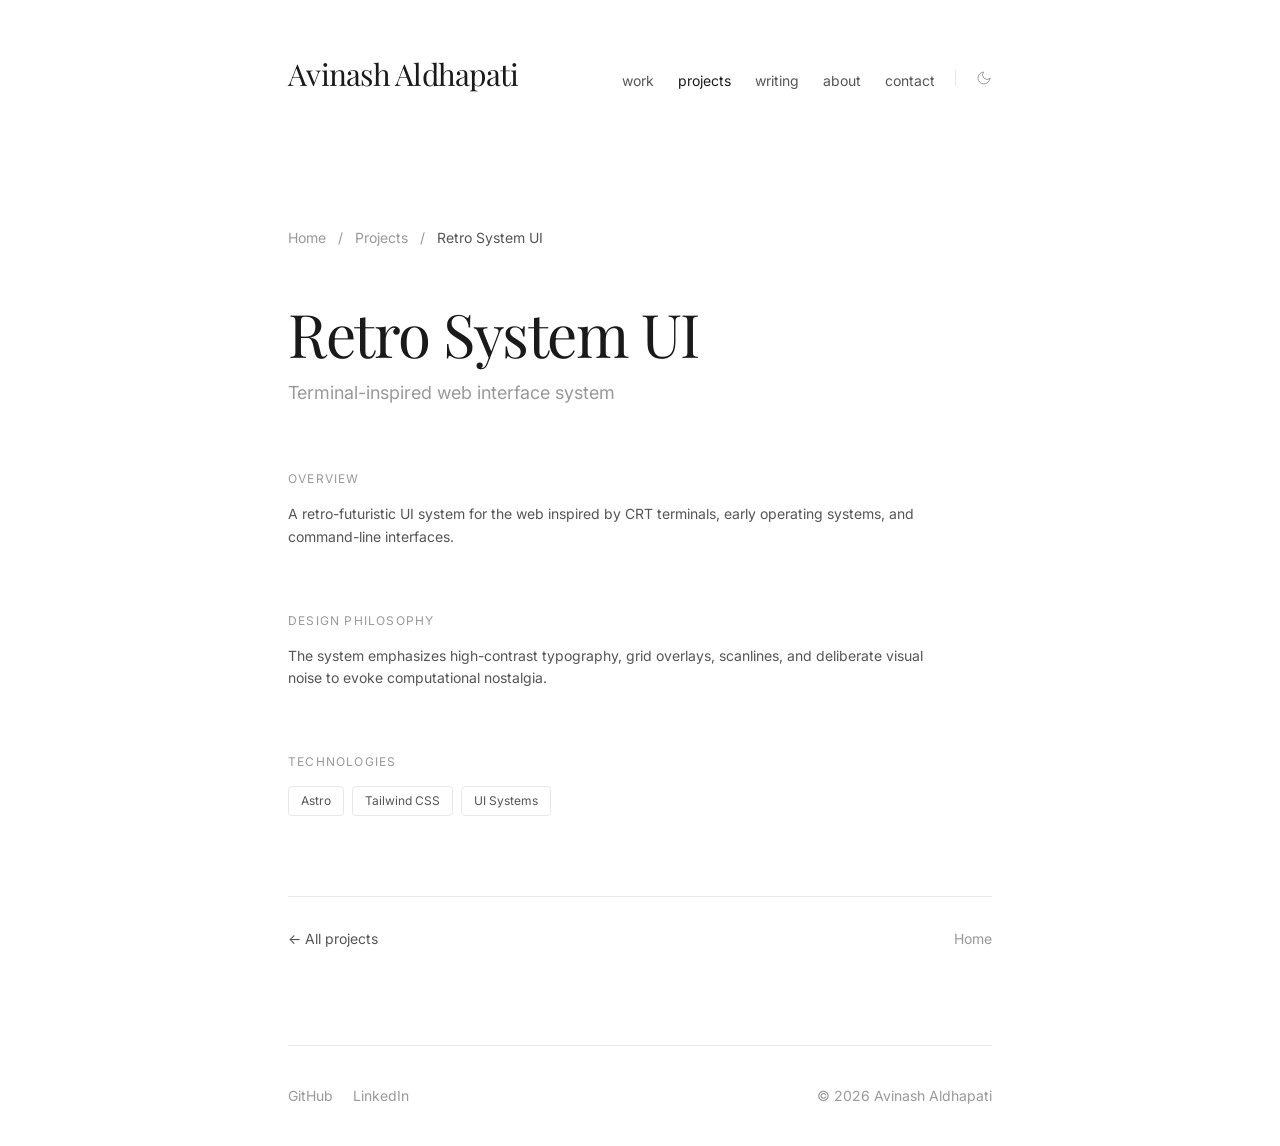
<file: projects/retro_system_ui/index.html>
<!DOCTYPE html><html lang="en" class="scroll-smooth"> <head><meta charset="utf-8"><meta name="viewport" content="width=device-width, initial-scale=1"><link rel="icon" type="image/svg+xml" href="/favicon.svg"><!-- Fonts — Inter (body) + Playfair Display (headings) --><link rel="preconnect" href="https://fonts.googleapis.com"><link rel="preconnect" href="https://fonts.gstatic.com" crossorigin><link href="https://fonts.googleapis.com/css2?family=Inter:wght@300;400;500;600&family=Playfair+Display:ital,wght@0,400;0,500;0,600;0,700;1,400&display=swap" rel="stylesheet"><!-- Dark mode: apply .dark before first paint to prevent flash --><script>
      const theme = localStorage.getItem('theme');
      if (theme === 'dark' || (!theme && window.matchMedia('(prefers-color-scheme: dark)').matches)) {
        document.documentElement.classList.add('dark');
      }
    </script><title>Retro System UI — Avinash Aldhapati</title><meta name="description" content="A retro-futuristic web UI system inspired by CRT terminals and early OS design."><meta name="author" content="Avinash Aldhapati"><!-- Open Graph --><meta property="og:title" content="Retro System UI — Avinash Aldhapati"><meta property="og:description" content="A retro-futuristic web UI system inspired by CRT terminals and early OS design."><meta property="og:type" content="website"><meta property="og:url" content="https://avinashaldhapati.com/projects/retro_system_ui"><meta property="og:image" content="https://avinashaldhapati.com/og-image.svg"><meta property="og:image:alt" content="Retro System UI — Avinash Aldhapati"><meta property="og:site_name" content="Avinash Aldhapati"><!-- Twitter / X card --><meta name="twitter:card" content="summary_large_image"><meta name="twitter:title" content="Retro System UI — Avinash Aldhapati"><meta name="twitter:description" content="A retro-futuristic web UI system inspired by CRT terminals and early OS design."><meta name="twitter:image" content="https://avinashaldhapati.com/og-image.svg"><!-- Google Analytics --><script async src="https://www.googletagmanager.com/gtag/js?id=G-MCC0FWPRBG"></script><script>
      window.dataLayer = window.dataLayer || [];
      function gtag(){dataLayer.push(arguments);}
      gtag('js', new Date());
      gtag('config', 'G-MCC0FWPRBG');
    </script><link rel="stylesheet" href="/_astro/aboutme.B2PUlvni.css"></head> <body class="min-h-screen flex flex-col"> <!--
      The entire page lives inside a centered column.
      max-w-3xl (~48rem / 768px) keeps line lengths readable.
      Wider sections (like project grids) can break out with their own wrappers.
    --> <div class="mx-auto w-full max-w-3xl px-6 md:px-8 flex flex-col min-h-screen"> <header class="pt-10 pb-8 md:pt-14 md:pb-10"> <nav class="flex flex-col sm:flex-row justify-between items-start sm:items-baseline gap-4"> <!-- Site name — links to home --> <a href="/" class="font-serif text-2xl md:text-3xl tracking-tight text-text hover:opacity-70 transition-opacity">
Avinash Aldhapati
</a> <!-- Right side: nav links + separated toggle --> <div class="flex items-baseline gap-5"> <!-- Navigation links --> <ul class="flex items-baseline gap-6 text-sm text-text-secondary"> <li> <a href="/work" class="link-underline transition-colors hover:text-text">
work
</a> </li> <li> <a href="/projects" class="link-underline transition-colors hover:text-text text-text after:w-full">
projects
</a> </li> <li> <a href="/blogs" class="link-underline transition-colors hover:text-text">
writing
</a> </li> <li> <a href="/aboutme" class="link-underline transition-colors hover:text-text">
about
</a> </li> <li> <a href="/contact" class="link-underline transition-colors hover:text-text">
contact
</a> </li> </ul> <!-- Vertical separator + dark mode toggle --> <span class="hidden sm:block w-px h-4 bg-border"></span> <button id="theme-toggle" class="text-text-tertiary hover:text-text transition-colors cursor-pointer leading-none" aria-label="Toggle dark mode"> <svg id="theme-icon-sun" class="hidden w-4 h-4" viewBox="0 0 24 24" fill="none" stroke="currentColor" stroke-width="1.5" stroke-linecap="round" stroke-linejoin="round"> <circle cx="12" cy="12" r="5"></circle> <line x1="12" y1="1" x2="12" y2="3"></line> <line x1="12" y1="21" x2="12" y2="23"></line> <line x1="4.22" y1="4.22" x2="5.64" y2="5.64"></line> <line x1="18.36" y1="18.36" x2="19.78" y2="19.78"></line> <line x1="1" y1="12" x2="3" y2="12"></line> <line x1="21" y1="12" x2="23" y2="12"></line> <line x1="4.22" y1="19.78" x2="5.64" y2="18.36"></line> <line x1="18.36" y1="5.64" x2="19.78" y2="4.22"></line> </svg> <svg id="theme-icon-moon" class="hidden w-4 h-4" viewBox="0 0 24 24" fill="none" stroke="currentColor" stroke-width="1.5" stroke-linecap="round" stroke-linejoin="round"> <path d="M21 12.79A9 9 0 1 1 11.21 3 7 7 0 0 0 21 12.79z"></path> </svg> </button> </div> </nav> </header> <!-- Dark mode toggle script --> <script type="module">function o(){const e=document.documentElement.classList.contains("dark"),t=document.getElementById("theme-icon-sun"),n=document.getElementById("theme-icon-moon");t&&n&&(t.classList.toggle("hidden",!e),n.classList.toggle("hidden",e))}o();document.getElementById("theme-toggle")?.addEventListener("click",()=>{const e=document.documentElement.classList.toggle("dark");localStorage.setItem("theme",e?"dark":"light"),o()});</script> <main class="flex-grow py-16 md:py-24">  <article> <!-- Breadcrumb --> <nav class="text-sm text-text-tertiary mb-12" aria-label="Breadcrumb"> <a href="/" class="hover:text-text transition-colors">Home</a> <span class="mx-2">/</span> <a href="/projects" class="hover:text-text transition-colors">Projects</a> <span class="mx-2">/</span> <span class="text-text-secondary">Retro System UI</span> </nav> <!-- Title --> <header class="mb-16"> <h1 class="font-serif text-4xl md:text-5xl lg:text-6xl leading-tight tracking-tight mb-2"> Retro System UI </h1> <p class="text-text-tertiary text-lg">Terminal-inspired web interface system</p> </header> <!-- Content --> <div class="space-y-16">  <section> <h2 class="text-xs uppercase tracking-widest text-text-tertiary mb-4">Overview</h2> <p class="text-text-secondary text-sm leading-relaxed max-w-2xl">
A retro-futuristic UI system for the web inspired by CRT terminals,
        early operating systems, and command-line interfaces.
</p> </section> <section> <h2 class="text-xs uppercase tracking-widest text-text-tertiary mb-4">Design Philosophy</h2> <p class="text-text-secondary text-sm leading-relaxed max-w-2xl">
The system emphasizes high-contrast typography, grid overlays,
        scanlines, and deliberate visual noise to evoke computational nostalgia.
</p> </section> <section> <h2 class="text-xs uppercase tracking-widest text-text-tertiary mb-4">Technologies</h2> <div class="flex flex-wrap gap-2"> <span class="text-xs border border-border px-3 py-1.5 rounded text-text-secondary">Astro</span> <span class="text-xs border border-border px-3 py-1.5 rounded text-text-secondary">Tailwind CSS</span> <span class="text-xs border border-border px-3 py-1.5 rounded text-text-secondary">UI Systems</span> </div> </section>  </div> <!-- Bottom navigation --> <div class="pt-8 mt-20 border-t border-border flex items-center justify-between text-sm"> <a href="/projects" class="link-underline text-text-secondary hover:text-text transition-colors">
&larr; All projects
</a>  <a href="/" class="link-underline text-text-tertiary hover:text-text transition-colors">
Home
</a> </div> </article>  </main> <footer class="py-10 border-t border-border"> <div class="flex flex-col sm:flex-row justify-between items-start sm:items-center gap-4 text-sm text-text-tertiary"> <!-- Social links --> <div class="flex gap-5"> <a href="https://github.com/deep0ctave" target="_blank" rel="noopener noreferrer" class="hover:text-text transition-colors">
GitHub
</a> <a href="https://www.linkedin.com/in/avinash-aldhapati/" target="_blank" rel="noopener noreferrer" class="hover:text-text transition-colors">
LinkedIn
</a> </div> <!-- Copyright --> <p>&copy; 2026 Avinash Aldhapati</p> </div> </footer> </div> </body></html>
</file>
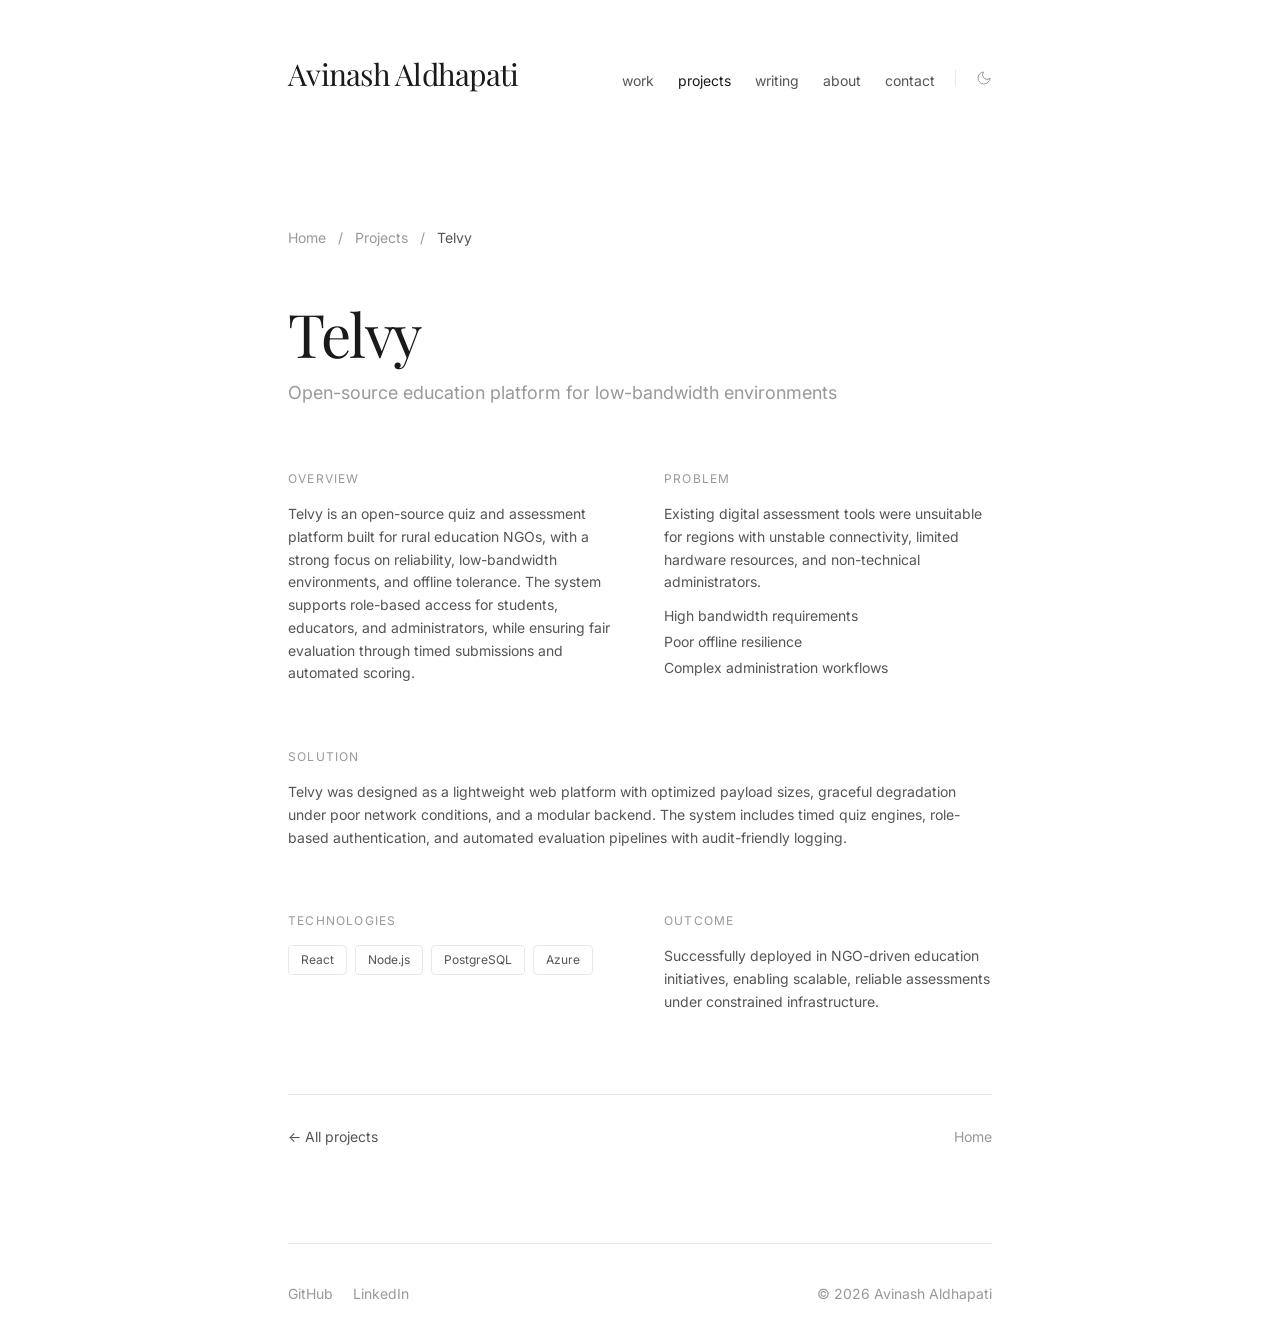
<file: projects/telvy/index.html>
<!DOCTYPE html><html lang="en" class="scroll-smooth"> <head><meta charset="utf-8"><meta name="viewport" content="width=device-width, initial-scale=1"><link rel="icon" type="image/svg+xml" href="/favicon.svg"><!-- Fonts — Inter (body) + Playfair Display (headings) --><link rel="preconnect" href="https://fonts.googleapis.com"><link rel="preconnect" href="https://fonts.gstatic.com" crossorigin><link href="https://fonts.googleapis.com/css2?family=Inter:wght@300;400;500;600&family=Playfair+Display:ital,wght@0,400;0,500;0,600;0,700;1,400&display=swap" rel="stylesheet"><!-- Dark mode: apply .dark before first paint to prevent flash --><script>
      const theme = localStorage.getItem('theme');
      if (theme === 'dark' || (!theme && window.matchMedia('(prefers-color-scheme: dark)').matches)) {
        document.documentElement.classList.add('dark');
      }
    </script><title>Telvy — Avinash Aldhapati</title><meta name="description" content="Telvy: an open-source quiz platform built for rural education NGOs."><meta name="author" content="Avinash Aldhapati"><!-- Open Graph --><meta property="og:title" content="Telvy — Avinash Aldhapati"><meta property="og:description" content="Telvy: an open-source quiz platform built for rural education NGOs."><meta property="og:type" content="website"><meta property="og:url" content="https://avinashaldhapati.com/projects/telvy"><meta property="og:image" content="https://avinashaldhapati.com/og-image.svg"><meta property="og:image:alt" content="Telvy — Avinash Aldhapati"><meta property="og:site_name" content="Avinash Aldhapati"><!-- Twitter / X card --><meta name="twitter:card" content="summary_large_image"><meta name="twitter:title" content="Telvy — Avinash Aldhapati"><meta name="twitter:description" content="Telvy: an open-source quiz platform built for rural education NGOs."><meta name="twitter:image" content="https://avinashaldhapati.com/og-image.svg"><!-- Google Analytics --><script async src="https://www.googletagmanager.com/gtag/js?id=G-MCC0FWPRBG"></script><script>
      window.dataLayer = window.dataLayer || [];
      function gtag(){dataLayer.push(arguments);}
      gtag('js', new Date());
      gtag('config', 'G-MCC0FWPRBG');
    </script><link rel="stylesheet" href="/_astro/aboutme.B2PUlvni.css"></head> <body class="min-h-screen flex flex-col"> <!--
      The entire page lives inside a centered column.
      max-w-3xl (~48rem / 768px) keeps line lengths readable.
      Wider sections (like project grids) can break out with their own wrappers.
    --> <div class="mx-auto w-full max-w-3xl px-6 md:px-8 flex flex-col min-h-screen"> <header class="pt-10 pb-8 md:pt-14 md:pb-10"> <nav class="flex flex-col sm:flex-row justify-between items-start sm:items-baseline gap-4"> <!-- Site name — links to home --> <a href="/" class="font-serif text-2xl md:text-3xl tracking-tight text-text hover:opacity-70 transition-opacity">
Avinash Aldhapati
</a> <!-- Right side: nav links + separated toggle --> <div class="flex items-baseline gap-5"> <!-- Navigation links --> <ul class="flex items-baseline gap-6 text-sm text-text-secondary"> <li> <a href="/work" class="link-underline transition-colors hover:text-text">
work
</a> </li> <li> <a href="/projects" class="link-underline transition-colors hover:text-text text-text after:w-full">
projects
</a> </li> <li> <a href="/blogs" class="link-underline transition-colors hover:text-text">
writing
</a> </li> <li> <a href="/aboutme" class="link-underline transition-colors hover:text-text">
about
</a> </li> <li> <a href="/contact" class="link-underline transition-colors hover:text-text">
contact
</a> </li> </ul> <!-- Vertical separator + dark mode toggle --> <span class="hidden sm:block w-px h-4 bg-border"></span> <button id="theme-toggle" class="text-text-tertiary hover:text-text transition-colors cursor-pointer leading-none" aria-label="Toggle dark mode"> <svg id="theme-icon-sun" class="hidden w-4 h-4" viewBox="0 0 24 24" fill="none" stroke="currentColor" stroke-width="1.5" stroke-linecap="round" stroke-linejoin="round"> <circle cx="12" cy="12" r="5"></circle> <line x1="12" y1="1" x2="12" y2="3"></line> <line x1="12" y1="21" x2="12" y2="23"></line> <line x1="4.22" y1="4.22" x2="5.64" y2="5.64"></line> <line x1="18.36" y1="18.36" x2="19.78" y2="19.78"></line> <line x1="1" y1="12" x2="3" y2="12"></line> <line x1="21" y1="12" x2="23" y2="12"></line> <line x1="4.22" y1="19.78" x2="5.64" y2="18.36"></line> <line x1="18.36" y1="5.64" x2="19.78" y2="4.22"></line> </svg> <svg id="theme-icon-moon" class="hidden w-4 h-4" viewBox="0 0 24 24" fill="none" stroke="currentColor" stroke-width="1.5" stroke-linecap="round" stroke-linejoin="round"> <path d="M21 12.79A9 9 0 1 1 11.21 3 7 7 0 0 0 21 12.79z"></path> </svg> </button> </div> </nav> </header> <!-- Dark mode toggle script --> <script type="module">function o(){const e=document.documentElement.classList.contains("dark"),t=document.getElementById("theme-icon-sun"),n=document.getElementById("theme-icon-moon");t&&n&&(t.classList.toggle("hidden",!e),n.classList.toggle("hidden",e))}o();document.getElementById("theme-toggle")?.addEventListener("click",()=>{const e=document.documentElement.classList.toggle("dark");localStorage.setItem("theme",e?"dark":"light"),o()});</script> <main class="flex-grow py-16 md:py-24">  <article> <!-- Breadcrumb --> <nav class="text-sm text-text-tertiary mb-12" aria-label="Breadcrumb"> <a href="/" class="hover:text-text transition-colors">Home</a> <span class="mx-2">/</span> <a href="/projects" class="hover:text-text transition-colors">Projects</a> <span class="mx-2">/</span> <span class="text-text-secondary">Telvy</span> </nav> <!-- Title --> <header class="mb-16"> <h1 class="font-serif text-4xl md:text-5xl lg:text-6xl leading-tight tracking-tight mb-2"> Telvy </h1> <p class="text-text-tertiary text-lg">Open-source education platform for low-bandwidth environments</p> </header> <!-- Content --> <div class="space-y-16">  <div class="grid grid-cols-1 md:grid-cols-2 gap-12"> <section> <h2 class="text-xs uppercase tracking-widest text-text-tertiary mb-4">Overview</h2> <p class="text-text-secondary text-sm leading-relaxed">
Telvy is an open-source quiz and assessment platform built for rural education NGOs,
          with a strong focus on reliability, low-bandwidth environments, and offline tolerance.
          The system supports role-based access for students, educators, and administrators,
          while ensuring fair evaluation through timed submissions and automated scoring.
</p> </section> <section> <h2 class="text-xs uppercase tracking-widest text-text-tertiary mb-4">Problem</h2> <p class="text-text-secondary text-sm leading-relaxed mb-3">
Existing digital assessment tools were unsuitable for regions with unstable connectivity,
          limited hardware resources, and non-technical administrators.
</p> <ul class="text-text-secondary text-sm space-y-1.5"> <li>High bandwidth requirements</li> <li>Poor offline resilience</li> <li>Complex administration workflows</li> </ul> </section> </div> <section> <h2 class="text-xs uppercase tracking-widest text-text-tertiary mb-4">Solution</h2> <p class="text-text-secondary text-sm leading-relaxed max-w-2xl">
Telvy was designed as a lightweight web platform with optimized payload sizes,
        graceful degradation under poor network conditions, and a modular backend.
        The system includes timed quiz engines, role-based authentication, and automated
        evaluation pipelines with audit-friendly logging.
</p> </section> <div class="grid grid-cols-1 md:grid-cols-2 gap-12"> <section> <h2 class="text-xs uppercase tracking-widest text-text-tertiary mb-4">Technologies</h2> <div class="flex flex-wrap gap-2"> <span class="text-xs border border-border px-3 py-1.5 rounded text-text-secondary">React</span> <span class="text-xs border border-border px-3 py-1.5 rounded text-text-secondary">Node.js</span> <span class="text-xs border border-border px-3 py-1.5 rounded text-text-secondary">PostgreSQL</span> <span class="text-xs border border-border px-3 py-1.5 rounded text-text-secondary">Azure</span> </div> </section> <section> <h2 class="text-xs uppercase tracking-widest text-text-tertiary mb-4">Outcome</h2> <p class="text-text-secondary text-sm leading-relaxed">
Successfully deployed in NGO-driven education initiatives, enabling scalable,
          reliable assessments under constrained infrastructure.
</p> </section> </div>  </div> <!-- Bottom navigation --> <div class="pt-8 mt-20 border-t border-border flex items-center justify-between text-sm"> <a href="/projects" class="link-underline text-text-secondary hover:text-text transition-colors">
&larr; All projects
</a>  <a href="/" class="link-underline text-text-tertiary hover:text-text transition-colors">
Home
</a> </div> </article>  </main> <footer class="py-10 border-t border-border"> <div class="flex flex-col sm:flex-row justify-between items-start sm:items-center gap-4 text-sm text-text-tertiary"> <!-- Social links --> <div class="flex gap-5"> <a href="https://github.com/deep0ctave" target="_blank" rel="noopener noreferrer" class="hover:text-text transition-colors">
GitHub
</a> <a href="https://www.linkedin.com/in/avinash-aldhapati/" target="_blank" rel="noopener noreferrer" class="hover:text-text transition-colors">
LinkedIn
</a> </div> <!-- Copyright --> <p>&copy; 2026 Avinash Aldhapati</p> </div> </footer> </div> </body></html>
</file>
<file: _astro/aboutme.B2PUlvni.css>
/*! tailwindcss v4.2.2 | MIT License | https://tailwindcss.com */@layer properties{@supports (((-webkit-hyphens:none)) and (not (margin-trim:inline))) or ((-moz-orient:inline) and (not (color:rgb(from red r g b)))){*,:before,:after,::backdrop{--tw-rotate-x:initial;--tw-rotate-y:initial;--tw-rotate-z:initial;--tw-skew-x:initial;--tw-skew-y:initial;--tw-space-y-reverse:0;--tw-divide-y-reverse:0;--tw-border-style:solid;--tw-leading:initial;--tw-font-weight:initial;--tw-tracking:initial;--tw-shadow:0 0 #0000;--tw-shadow-color:initial;--tw-shadow-alpha:100%;--tw-inset-shadow:0 0 #0000;--tw-inset-shadow-color:initial;--tw-inset-shadow-alpha:100%;--tw-ring-color:initial;--tw-ring-shadow:0 0 #0000;--tw-inset-ring-color:initial;--tw-inset-ring-shadow:0 0 #0000;--tw-ring-inset:initial;--tw-ring-offset-width:0px;--tw-ring-offset-color:#fff;--tw-ring-offset-shadow:0 0 #0000;--tw-outline-style:solid;--tw-ease:initial;--tw-content:""}}}@layer theme{:root,:host{--font-sans:"Inter", system-ui, -apple-system, sans-serif;--font-serif:"Playfair Display", "Georgia", serif;--font-mono:ui-monospace, SFMono-Regular, Menlo, Monaco, Consolas, "Liberation Mono", "Courier New", monospace;--color-red-300:oklch(80.8% .114 19.571);--color-red-600:oklch(57.7% .245 27.325);--color-amber-400:oklch(82.8% .189 84.429);--color-amber-600:oklch(66.6% .179 58.318);--color-emerald-400:oklch(76.5% .177 163.223);--color-emerald-600:oklch(59.6% .145 163.225);--color-blue-400:oklch(70.7% .165 254.624);--color-blue-500:oklch(62.3% .214 259.815);--color-rose-400:oklch(71.2% .194 13.428);--color-rose-500:oklch(64.5% .246 16.439);--spacing:.25rem;--container-lg:32rem;--container-xl:36rem;--container-2xl:42rem;--container-3xl:48rem;--text-xs:.75rem;--text-xs--line-height:calc(1 / .75);--text-sm:.875rem;--text-sm--line-height:calc(1.25 / .875);--text-base:1rem;--text-base--line-height: 1.5 ;--text-lg:1.125rem;--text-lg--line-height:calc(1.75 / 1.125);--text-xl:1.25rem;--text-xl--line-height:calc(1.75 / 1.25);--text-2xl:1.5rem;--text-2xl--line-height:calc(2 / 1.5);--text-3xl:1.875rem;--text-3xl--line-height: 1.2 ;--text-4xl:2.25rem;--text-4xl--line-height:calc(2.5 / 2.25);--text-5xl:3rem;--text-5xl--line-height:1;--text-6xl:3.75rem;--text-6xl--line-height:1;--font-weight-medium:500;--font-weight-semibold:600;--tracking-tight:-.025em;--tracking-wider:.05em;--tracking-widest:.1em;--leading-tight:1.25;--leading-relaxed:1.625;--radius-sm:.25rem;--radius-lg:.5rem;--ease-out:cubic-bezier(0, 0, .2, 1);--default-transition-duration:.15s;--default-transition-timing-function:cubic-bezier(.4, 0, .2, 1);--default-font-family:var(--font-sans);--default-mono-font-family:var(--font-mono);--color-bg:#fff;--color-bg-subtle:#fafaf8;--color-text:#1a1a1a;--color-text-secondary:#555;--color-text-tertiary:#999;--color-border:#e8e8e8;--color-border-light:#f0f0f0}}@layer base{*,:after,:before,::backdrop{box-sizing:border-box;border:0 solid;margin:0;padding:0}::file-selector-button{box-sizing:border-box;border:0 solid;margin:0;padding:0}html,:host{-webkit-text-size-adjust:100%;tab-size:4;line-height:1.5;font-family:var(--default-font-family,ui-sans-serif, system-ui, sans-serif, "Apple Color Emoji", "Segoe UI Emoji", "Segoe UI Symbol", "Noto Color Emoji");font-feature-settings:var(--default-font-feature-settings,normal);font-variation-settings:var(--default-font-variation-settings,normal);-webkit-tap-highlight-color:transparent}hr{height:0;color:inherit;border-top-width:1px}abbr:where([title]){-webkit-text-decoration:underline dotted;text-decoration:underline dotted}h1,h2,h3,h4,h5,h6{font-size:inherit;font-weight:inherit}a{color:inherit;-webkit-text-decoration:inherit;text-decoration:inherit}b,strong{font-weight:bolder}code,kbd,samp,pre{font-family:var(--default-mono-font-family,ui-monospace, SFMono-Regular, Menlo, Monaco, Consolas, "Liberation Mono", "Courier New", monospace);font-feature-settings:var(--default-mono-font-feature-settings,normal);font-variation-settings:var(--default-mono-font-variation-settings,normal);font-size:1em}small{font-size:80%}sub,sup{vertical-align:baseline;font-size:75%;line-height:0;position:relative}sub{bottom:-.25em}sup{top:-.5em}table{text-indent:0;border-color:inherit;border-collapse:collapse}:-moz-focusring{outline:auto}progress{vertical-align:baseline}summary{display:list-item}ol,ul,menu{list-style:none}img,svg,video,canvas,audio,iframe,embed,object{vertical-align:middle;display:block}img,video{max-width:100%;height:auto}button,input,select,optgroup,textarea{font:inherit;font-feature-settings:inherit;font-variation-settings:inherit;letter-spacing:inherit;color:inherit;opacity:1;background-color:#0000;border-radius:0}::file-selector-button{font:inherit;font-feature-settings:inherit;font-variation-settings:inherit;letter-spacing:inherit;color:inherit;opacity:1;background-color:#0000;border-radius:0}:where(select:is([multiple],[size])) optgroup{font-weight:bolder}:where(select:is([multiple],[size])) optgroup option{padding-inline-start:20px}::file-selector-button{margin-inline-end:4px}::placeholder{opacity:1}@supports (not ((-webkit-appearance:-apple-pay-button))) or (contain-intrinsic-size:1px){::placeholder{color:currentColor}@supports (color:color-mix(in lab,red,red)){::placeholder{color:color-mix(in oklab,currentcolor 50%,transparent)}}}textarea{resize:vertical}::-webkit-search-decoration{-webkit-appearance:none}::-webkit-date-and-time-value{min-height:1lh;text-align:inherit}::-webkit-datetime-edit{display:inline-flex}::-webkit-datetime-edit-fields-wrapper{padding:0}::-webkit-datetime-edit{padding-block:0}::-webkit-datetime-edit-year-field{padding-block:0}::-webkit-datetime-edit-month-field{padding-block:0}::-webkit-datetime-edit-day-field{padding-block:0}::-webkit-datetime-edit-hour-field{padding-block:0}::-webkit-datetime-edit-minute-field{padding-block:0}::-webkit-datetime-edit-second-field{padding-block:0}::-webkit-datetime-edit-millisecond-field{padding-block:0}::-webkit-datetime-edit-meridiem-field{padding-block:0}::-webkit-calendar-picker-indicator{line-height:1}:-moz-ui-invalid{box-shadow:none}button,input:where([type=button],[type=reset],[type=submit]){appearance:button}::file-selector-button{appearance:button}::-webkit-inner-spin-button{height:auto}::-webkit-outer-spin-button{height:auto}[hidden]:where(:not([hidden=until-found])){display:none!important}}@layer components;@layer utilities{.collapse{visibility:collapse}.visible{visibility:visible}.fixed{position:fixed}.relative{position:relative}.static{position:static}.end{inset-inline-end:var(--spacing)}.z-10{z-index:10}.container{width:100%}@media(min-width:40rem){.container{max-width:40rem}}@media(min-width:48rem){.container{max-width:48rem}}@media(min-width:64rem){.container{max-width:64rem}}@media(min-width:80rem){.container{max-width:80rem}}@media(min-width:96rem){.container{max-width:96rem}}.mx-2{margin-inline:calc(var(--spacing) * 2)}.mx-auto{margin-inline:auto}.my-6{margin-block:calc(var(--spacing) * 6)}.my-8{margin-block:calc(var(--spacing) * 8)}.mt-1{margin-top:calc(var(--spacing) * 1)}.mt-2{margin-top:calc(var(--spacing) * 2)}.mt-3{margin-top:calc(var(--spacing) * 3)}.mt-4{margin-top:calc(var(--spacing) * 4)}.mt-6{margin-top:calc(var(--spacing) * 6)}.mt-8{margin-top:calc(var(--spacing) * 8)}.mt-20{margin-top:calc(var(--spacing) * 20)}.mr-1{margin-right:calc(var(--spacing) * 1)}.mb-1{margin-bottom:calc(var(--spacing) * 1)}.mb-2{margin-bottom:calc(var(--spacing) * 2)}.mb-3{margin-bottom:calc(var(--spacing) * 3)}.mb-4{margin-bottom:calc(var(--spacing) * 4)}.mb-6{margin-bottom:calc(var(--spacing) * 6)}.mb-8{margin-bottom:calc(var(--spacing) * 8)}.mb-10{margin-bottom:calc(var(--spacing) * 10)}.mb-12{margin-bottom:calc(var(--spacing) * 12)}.mb-16{margin-bottom:calc(var(--spacing) * 16)}.mb-20{margin-bottom:calc(var(--spacing) * 20)}.mb-24{margin-bottom:calc(var(--spacing) * 24)}.block{display:block}.flex{display:flex}.grid{display:grid}.hidden{display:none}.inline-block{display:inline-block}.table{display:table}.h-2\.5{height:calc(var(--spacing) * 2.5)}.h-4{height:calc(var(--spacing) * 4)}.min-h-screen{min-height:100vh}.w-2\.5{width:calc(var(--spacing) * 2.5)}.w-4{width:calc(var(--spacing) * 4)}.w-full{width:100%}.w-px{width:1px}.max-w-2xl{max-width:var(--container-2xl)}.max-w-3xl{max-width:var(--container-3xl)}.max-w-lg{max-width:var(--container-lg)}.max-w-none{max-width:none}.max-w-xl{max-width:var(--container-xl)}.flex-1{flex:1}.flex-grow{flex-grow:1}.border-collapse{border-collapse:collapse}.transform{transform:var(--tw-rotate-x,) var(--tw-rotate-y,) var(--tw-rotate-z,) var(--tw-skew-x,) var(--tw-skew-y,)}.cursor-pointer{cursor:pointer}.resize{resize:both}.resize-none{resize:none}.list-inside{list-style-position:inside}.list-decimal{list-style-type:decimal}.list-disc{list-style-type:disc}.grid-cols-1{grid-template-columns:repeat(1,minmax(0,1fr))}.flex-col{flex-direction:column}.flex-wrap{flex-wrap:wrap}.items-baseline{align-items:baseline}.items-center{align-items:center}.items-start{align-items:flex-start}.justify-between{justify-content:space-between}.gap-1{gap:calc(var(--spacing) * 1)}.gap-2{gap:calc(var(--spacing) * 2)}.gap-3{gap:calc(var(--spacing) * 3)}.gap-4{gap:calc(var(--spacing) * 4)}.gap-5{gap:calc(var(--spacing) * 5)}.gap-6{gap:calc(var(--spacing) * 6)}.gap-10{gap:calc(var(--spacing) * 10)}.gap-12{gap:calc(var(--spacing) * 12)}:where(.space-y-0\.5>:not(:last-child)){--tw-space-y-reverse:0;margin-block-start:calc(calc(var(--spacing) * .5) * var(--tw-space-y-reverse));margin-block-end:calc(calc(var(--spacing) * .5) * calc(1 - var(--tw-space-y-reverse)))}:where(.space-y-1>:not(:last-child)){--tw-space-y-reverse:0;margin-block-start:calc(calc(var(--spacing) * 1) * var(--tw-space-y-reverse));margin-block-end:calc(calc(var(--spacing) * 1) * calc(1 - var(--tw-space-y-reverse)))}:where(.space-y-1\.5>:not(:last-child)){--tw-space-y-reverse:0;margin-block-start:calc(calc(var(--spacing) * 1.5) * var(--tw-space-y-reverse));margin-block-end:calc(calc(var(--spacing) * 1.5) * calc(1 - var(--tw-space-y-reverse)))}:where(.space-y-2>:not(:last-child)){--tw-space-y-reverse:0;margin-block-start:calc(calc(var(--spacing) * 2) * var(--tw-space-y-reverse));margin-block-end:calc(calc(var(--spacing) * 2) * calc(1 - var(--tw-space-y-reverse)))}:where(.space-y-3>:not(:last-child)){--tw-space-y-reverse:0;margin-block-start:calc(calc(var(--spacing) * 3) * var(--tw-space-y-reverse));margin-block-end:calc(calc(var(--spacing) * 3) * calc(1 - var(--tw-space-y-reverse)))}:where(.space-y-5>:not(:last-child)){--tw-space-y-reverse:0;margin-block-start:calc(calc(var(--spacing) * 5) * var(--tw-space-y-reverse));margin-block-end:calc(calc(var(--spacing) * 5) * calc(1 - var(--tw-space-y-reverse)))}:where(.space-y-6>:not(:last-child)){--tw-space-y-reverse:0;margin-block-start:calc(calc(var(--spacing) * 6) * var(--tw-space-y-reverse));margin-block-end:calc(calc(var(--spacing) * 6) * calc(1 - var(--tw-space-y-reverse)))}:where(.space-y-8>:not(:last-child)){--tw-space-y-reverse:0;margin-block-start:calc(calc(var(--spacing) * 8) * var(--tw-space-y-reverse));margin-block-end:calc(calc(var(--spacing) * 8) * calc(1 - var(--tw-space-y-reverse)))}:where(.space-y-10>:not(:last-child)){--tw-space-y-reverse:0;margin-block-start:calc(calc(var(--spacing) * 10) * var(--tw-space-y-reverse));margin-block-end:calc(calc(var(--spacing) * 10) * calc(1 - var(--tw-space-y-reverse)))}:where(.space-y-14>:not(:last-child)){--tw-space-y-reverse:0;margin-block-start:calc(calc(var(--spacing) * 14) * var(--tw-space-y-reverse));margin-block-end:calc(calc(var(--spacing) * 14) * calc(1 - var(--tw-space-y-reverse)))}:where(.space-y-16>:not(:last-child)){--tw-space-y-reverse:0;margin-block-start:calc(calc(var(--spacing) * 16) * var(--tw-space-y-reverse));margin-block-end:calc(calc(var(--spacing) * 16) * calc(1 - var(--tw-space-y-reverse)))}.gap-x-6{column-gap:calc(var(--spacing) * 6)}.gap-x-8{column-gap:calc(var(--spacing) * 8)}.gap-y-1{row-gap:calc(var(--spacing) * 1)}.gap-y-2{row-gap:calc(var(--spacing) * 2)}.gap-y-8{row-gap:calc(var(--spacing) * 8)}:where(.divide-y>:not(:last-child)){--tw-divide-y-reverse:0;border-bottom-style:var(--tw-border-style);border-top-style:var(--tw-border-style);border-top-width:calc(1px * var(--tw-divide-y-reverse));border-bottom-width:calc(1px * calc(1 - var(--tw-divide-y-reverse)))}:where(.divide-border>:not(:last-child)){border-color:var(--color-border)}.overflow-x-auto{overflow-x:auto}.scroll-smooth{scroll-behavior:smooth}.rounded{border-radius:.25rem}.rounded-full{border-radius:3.40282e38px}.rounded-lg{border-radius:var(--radius-lg)}.rounded-sm{border-radius:var(--radius-sm)}.border{border-style:var(--tw-border-style);border-width:1px}.border-0{border-style:var(--tw-border-style);border-width:0}.border-t{border-top-style:var(--tw-border-style);border-top-width:1px}.border-b{border-bottom-style:var(--tw-border-style);border-bottom-width:1px}.border-l-2{border-left-style:var(--tw-border-style);border-left-width:2px}.border-border{border-color:var(--color-border)}.border-border-light{border-color:var(--color-border-light)}.border-red-300{border-color:var(--color-red-300)}.border-text{border-color:var(--color-text)}.bg-amber-600{background-color:var(--color-amber-600)}.bg-bg{background-color:var(--color-bg)}.bg-bg-subtle{background-color:var(--color-bg-subtle)}.bg-blue-500{background-color:var(--color-blue-500)}.bg-border{background-color:var(--color-border)}.bg-emerald-600{background-color:var(--color-emerald-600)}.bg-rose-500{background-color:var(--color-rose-500)}.bg-text{background-color:var(--color-text)}.bg-transparent{background-color:#0000}.p-4{padding:calc(var(--spacing) * 4)}.p-5{padding:calc(var(--spacing) * 5)}.px-0{padding-inline:calc(var(--spacing) * 0)}.px-2{padding-inline:calc(var(--spacing) * 2)}.px-2\.5{padding-inline:calc(var(--spacing) * 2.5)}.px-3{padding-inline:calc(var(--spacing) * 3)}.px-6{padding-inline:calc(var(--spacing) * 6)}.py-0\.5{padding-block:calc(var(--spacing) * .5)}.py-1{padding-block:calc(var(--spacing) * 1)}.py-1\.5{padding-block:calc(var(--spacing) * 1.5)}.py-2{padding-block:calc(var(--spacing) * 2)}.py-3{padding-block:calc(var(--spacing) * 3)}.py-5{padding-block:calc(var(--spacing) * 5)}.py-6{padding-block:calc(var(--spacing) * 6)}.py-8{padding-block:calc(var(--spacing) * 8)}.py-10{padding-block:calc(var(--spacing) * 10)}.py-16{padding-block:calc(var(--spacing) * 16)}.pt-8{padding-top:calc(var(--spacing) * 8)}.pt-10{padding-top:calc(var(--spacing) * 10)}.pr-4{padding-right:calc(var(--spacing) * 4)}.pb-8{padding-bottom:calc(var(--spacing) * 8)}.pl-2{padding-left:calc(var(--spacing) * 2)}.pl-6{padding-left:calc(var(--spacing) * 6)}.text-left{text-align:left}.align-middle{vertical-align:middle}.font-mono{font-family:var(--font-mono)}.font-serif{font-family:var(--font-serif)}.text-2xl{font-size:var(--text-2xl);line-height:var(--tw-leading,var(--text-2xl--line-height))}.text-3xl{font-size:var(--text-3xl);line-height:var(--tw-leading,var(--text-3xl--line-height))}.text-4xl{font-size:var(--text-4xl);line-height:var(--tw-leading,var(--text-4xl--line-height))}.text-base{font-size:var(--text-base);line-height:var(--tw-leading,var(--text-base--line-height))}.text-lg{font-size:var(--text-lg);line-height:var(--tw-leading,var(--text-lg--line-height))}.text-sm{font-size:var(--text-sm);line-height:var(--tw-leading,var(--text-sm--line-height))}.text-xl{font-size:var(--text-xl);line-height:var(--tw-leading,var(--text-xl--line-height))}.text-xs{font-size:var(--text-xs);line-height:var(--tw-leading,var(--text-xs--line-height))}.leading-\[1\.1\]{--tw-leading:1.1;line-height:1.1}.leading-none{--tw-leading:1;line-height:1}.leading-relaxed{--tw-leading:var(--leading-relaxed);line-height:var(--leading-relaxed)}.leading-tight{--tw-leading:var(--leading-tight);line-height:var(--leading-tight)}.font-medium{--tw-font-weight:var(--font-weight-medium);font-weight:var(--font-weight-medium)}.font-semibold{--tw-font-weight:var(--font-weight-semibold);font-weight:var(--font-weight-semibold)}.tracking-tight{--tw-tracking:var(--tracking-tight);letter-spacing:var(--tracking-tight)}.tracking-wider{--tw-tracking:var(--tracking-wider);letter-spacing:var(--tracking-wider)}.tracking-widest{--tw-tracking:var(--tracking-widest);letter-spacing:var(--tracking-widest)}.whitespace-nowrap{white-space:nowrap}.text-amber-600{color:var(--color-amber-600)}.text-bg{color:var(--color-bg)}.text-blue-500{color:var(--color-blue-500)}.text-emerald-600{color:var(--color-emerald-600)}.text-red-600{color:var(--color-red-600)}.text-rose-500{color:var(--color-rose-500)}.text-text{color:var(--color-text)}.text-text-secondary{color:var(--color-text-secondary)}.text-text-tertiary{color:var(--color-text-tertiary)}.lowercase{text-transform:lowercase}.uppercase{text-transform:uppercase}.shadow{--tw-shadow:0 1px 3px 0 var(--tw-shadow-color,#0000001a), 0 1px 2px -1px var(--tw-shadow-color,#0000001a);box-shadow:var(--tw-inset-shadow),var(--tw-inset-ring-shadow),var(--tw-ring-offset-shadow),var(--tw-ring-shadow),var(--tw-shadow)}.outline{outline-style:var(--tw-outline-style);outline-width:1px}.transition{transition-property:color,background-color,border-color,outline-color,text-decoration-color,fill,stroke,--tw-gradient-from,--tw-gradient-via,--tw-gradient-to,opacity,box-shadow,transform,translate,scale,rotate,filter,-webkit-backdrop-filter,backdrop-filter,display,content-visibility,overlay,pointer-events;transition-timing-function:var(--tw-ease,var(--default-transition-timing-function));transition-duration:var(--tw-duration,var(--default-transition-duration))}.transition-colors{transition-property:color,background-color,border-color,outline-color,text-decoration-color,fill,stroke,--tw-gradient-from,--tw-gradient-via,--tw-gradient-to;transition-timing-function:var(--tw-ease,var(--default-transition-timing-function));transition-duration:var(--tw-duration,var(--default-transition-duration))}.transition-opacity{transition-property:opacity;transition-timing-function:var(--tw-ease,var(--default-transition-timing-function));transition-duration:var(--tw-duration,var(--default-transition-duration))}.ease-out{--tw-ease:var(--ease-out);transition-timing-function:var(--ease-out)}@media(hover:hover){.group-hover\:opacity-60:is(:where(.group):hover *){opacity:.6}}.placeholder\:text-text-tertiary\/50::placeholder{color:#99999980}@supports (color:color-mix(in lab,red,red)){.placeholder\:text-text-tertiary\/50::placeholder{color:color-mix(in oklab,var(--color-text-tertiary) 50%,transparent)}}.after\:w-full:after{content:var(--tw-content);width:100%}.first\:pt-0:first-child{padding-top:calc(var(--spacing) * 0)}@media(hover:hover){.hover\:border-text-tertiary:hover{border-color:var(--color-text-tertiary)}.hover\:text-text:hover{color:var(--color-text)}.hover\:opacity-60:hover{opacity:.6}.hover\:opacity-70:hover{opacity:.7}.hover\:opacity-80:hover{opacity:.8}}.focus\:border-text:focus{border-color:var(--color-text)}.focus\:border-text-tertiary:focus{border-color:var(--color-text-tertiary)}.focus\:ring-0:focus{--tw-ring-shadow:var(--tw-ring-inset,) 0 0 0 calc(0px + var(--tw-ring-offset-width)) var(--tw-ring-color,currentcolor);box-shadow:var(--tw-inset-shadow),var(--tw-inset-ring-shadow),var(--tw-ring-offset-shadow),var(--tw-ring-shadow),var(--tw-shadow)}.focus\:outline-none:focus{--tw-outline-style:none;outline-style:none}@media(min-width:40rem){.sm\:block{display:block}.sm\:grid-cols-2{grid-template-columns:repeat(2,minmax(0,1fr))}.sm\:grid-cols-3{grid-template-columns:repeat(3,minmax(0,1fr))}.sm\:flex-row{flex-direction:row}.sm\:items-baseline{align-items:baseline}.sm\:items-center{align-items:center}.sm\:justify-between{justify-content:space-between}}@media(min-width:48rem){.md\:mb-32{margin-bottom:calc(var(--spacing) * 32)}.md\:block{display:block}.md\:grid-cols-2{grid-template-columns:repeat(2,minmax(0,1fr))}.md\:grid-cols-3{grid-template-columns:repeat(3,minmax(0,1fr))}.md\:flex-row{flex-direction:row}.md\:items-baseline{align-items:baseline}.md\:justify-between{justify-content:space-between}.md\:gap-8{gap:calc(var(--spacing) * 8)}.md\:px-8{padding-inline:calc(var(--spacing) * 8)}.md\:py-24{padding-block:calc(var(--spacing) * 24)}.md\:pt-14{padding-top:calc(var(--spacing) * 14)}.md\:pb-10{padding-bottom:calc(var(--spacing) * 10)}.md\:text-2xl{font-size:var(--text-2xl);line-height:var(--tw-leading,var(--text-2xl--line-height))}.md\:text-3xl{font-size:var(--text-3xl);line-height:var(--tw-leading,var(--text-3xl--line-height))}.md\:text-4xl{font-size:var(--text-4xl);line-height:var(--tw-leading,var(--text-4xl--line-height))}.md\:text-5xl{font-size:var(--text-5xl);line-height:var(--tw-leading,var(--text-5xl--line-height))}.md\:text-xl{font-size:var(--text-xl);line-height:var(--tw-leading,var(--text-xl--line-height))}}@media(min-width:64rem){.lg\:text-6xl{font-size:var(--text-6xl);line-height:var(--tw-leading,var(--text-6xl--line-height))}}.dark\:bg-amber-400:where(.dark,.dark *){background-color:var(--color-amber-400)}.dark\:bg-blue-400:where(.dark,.dark *){background-color:var(--color-blue-400)}.dark\:bg-emerald-400:where(.dark,.dark *){background-color:var(--color-emerald-400)}.dark\:bg-rose-400:where(.dark,.dark *){background-color:var(--color-rose-400)}.dark\:text-amber-400:where(.dark,.dark *){color:var(--color-amber-400)}.dark\:text-blue-400:where(.dark,.dark *){color:var(--color-blue-400)}.dark\:text-emerald-400:where(.dark,.dark *){color:var(--color-emerald-400)}.dark\:text-rose-400:where(.dark,.dark *){color:var(--color-rose-400)}}.dark{--color-bg:#0f0f0f;--color-bg-subtle:#161616;--color-text:#e8e8e8;--color-text-secondary:#a0a0a0;--color-text-tertiary:#666;--color-border:#2a2a2a;--color-border-light:#1e1e1e;--color-accent:#e8e8e8}html{scroll-behavior:smooth;-webkit-font-smoothing:antialiased;-moz-osx-font-smoothing:grayscale}body{font-family:var(--font-sans);color:var(--color-text);background-color:var(--color-bg);transition:background-color .3s,color .3s}::selection{background-color:var(--color-text);color:var(--color-bg)}::-webkit-scrollbar{width:6px}::-webkit-scrollbar-track{background:0 0}::-webkit-scrollbar-thumb{background:#ccc;border-radius:3px}.dark ::-webkit-scrollbar-thumb{background:#444}::-webkit-scrollbar-thumb:hover{background:#999}.dark ::-webkit-scrollbar-thumb:hover{background:#666}.link-underline{text-decoration:none;position:relative}.link-underline:after{content:"";background-color:var(--color-text);width:0;height:1px;transition:width .3s;position:absolute;bottom:-2px;left:0}.link-underline:hover:after{width:100%}.hairline{background-color:var(--color-border);height:1px}@property --tw-rotate-x{syntax:"*";inherits:false}@property --tw-rotate-y{syntax:"*";inherits:false}@property --tw-rotate-z{syntax:"*";inherits:false}@property --tw-skew-x{syntax:"*";inherits:false}@property --tw-skew-y{syntax:"*";inherits:false}@property --tw-space-y-reverse{syntax:"*";inherits:false;initial-value:0}@property --tw-divide-y-reverse{syntax:"*";inherits:false;initial-value:0}@property --tw-border-style{syntax:"*";inherits:false;initial-value:solid}@property --tw-leading{syntax:"*";inherits:false}@property --tw-font-weight{syntax:"*";inherits:false}@property --tw-tracking{syntax:"*";inherits:false}@property --tw-shadow{syntax:"*";inherits:false;initial-value:0 0 #0000}@property --tw-shadow-color{syntax:"*";inherits:false}@property --tw-shadow-alpha{syntax:"<percentage>";inherits:false;initial-value:100%}@property --tw-inset-shadow{syntax:"*";inherits:false;initial-value:0 0 #0000}@property --tw-inset-shadow-color{syntax:"*";inherits:false}@property --tw-inset-shadow-alpha{syntax:"<percentage>";inherits:false;initial-value:100%}@property --tw-ring-color{syntax:"*";inherits:false}@property --tw-ring-shadow{syntax:"*";inherits:false;initial-value:0 0 #0000}@property --tw-inset-ring-color{syntax:"*";inherits:false}@property --tw-inset-ring-shadow{syntax:"*";inherits:false;initial-value:0 0 #0000}@property --tw-ring-inset{syntax:"*";inherits:false}@property --tw-ring-offset-width{syntax:"<length>";inherits:false;initial-value:0}@property --tw-ring-offset-color{syntax:"*";inherits:false;initial-value:#fff}@property --tw-ring-offset-shadow{syntax:"*";inherits:false;initial-value:0 0 #0000}@property --tw-outline-style{syntax:"*";inherits:false;initial-value:solid}@property --tw-ease{syntax:"*";inherits:false}@property --tw-content{syntax:"*";inherits:false;initial-value:""}
</file>
